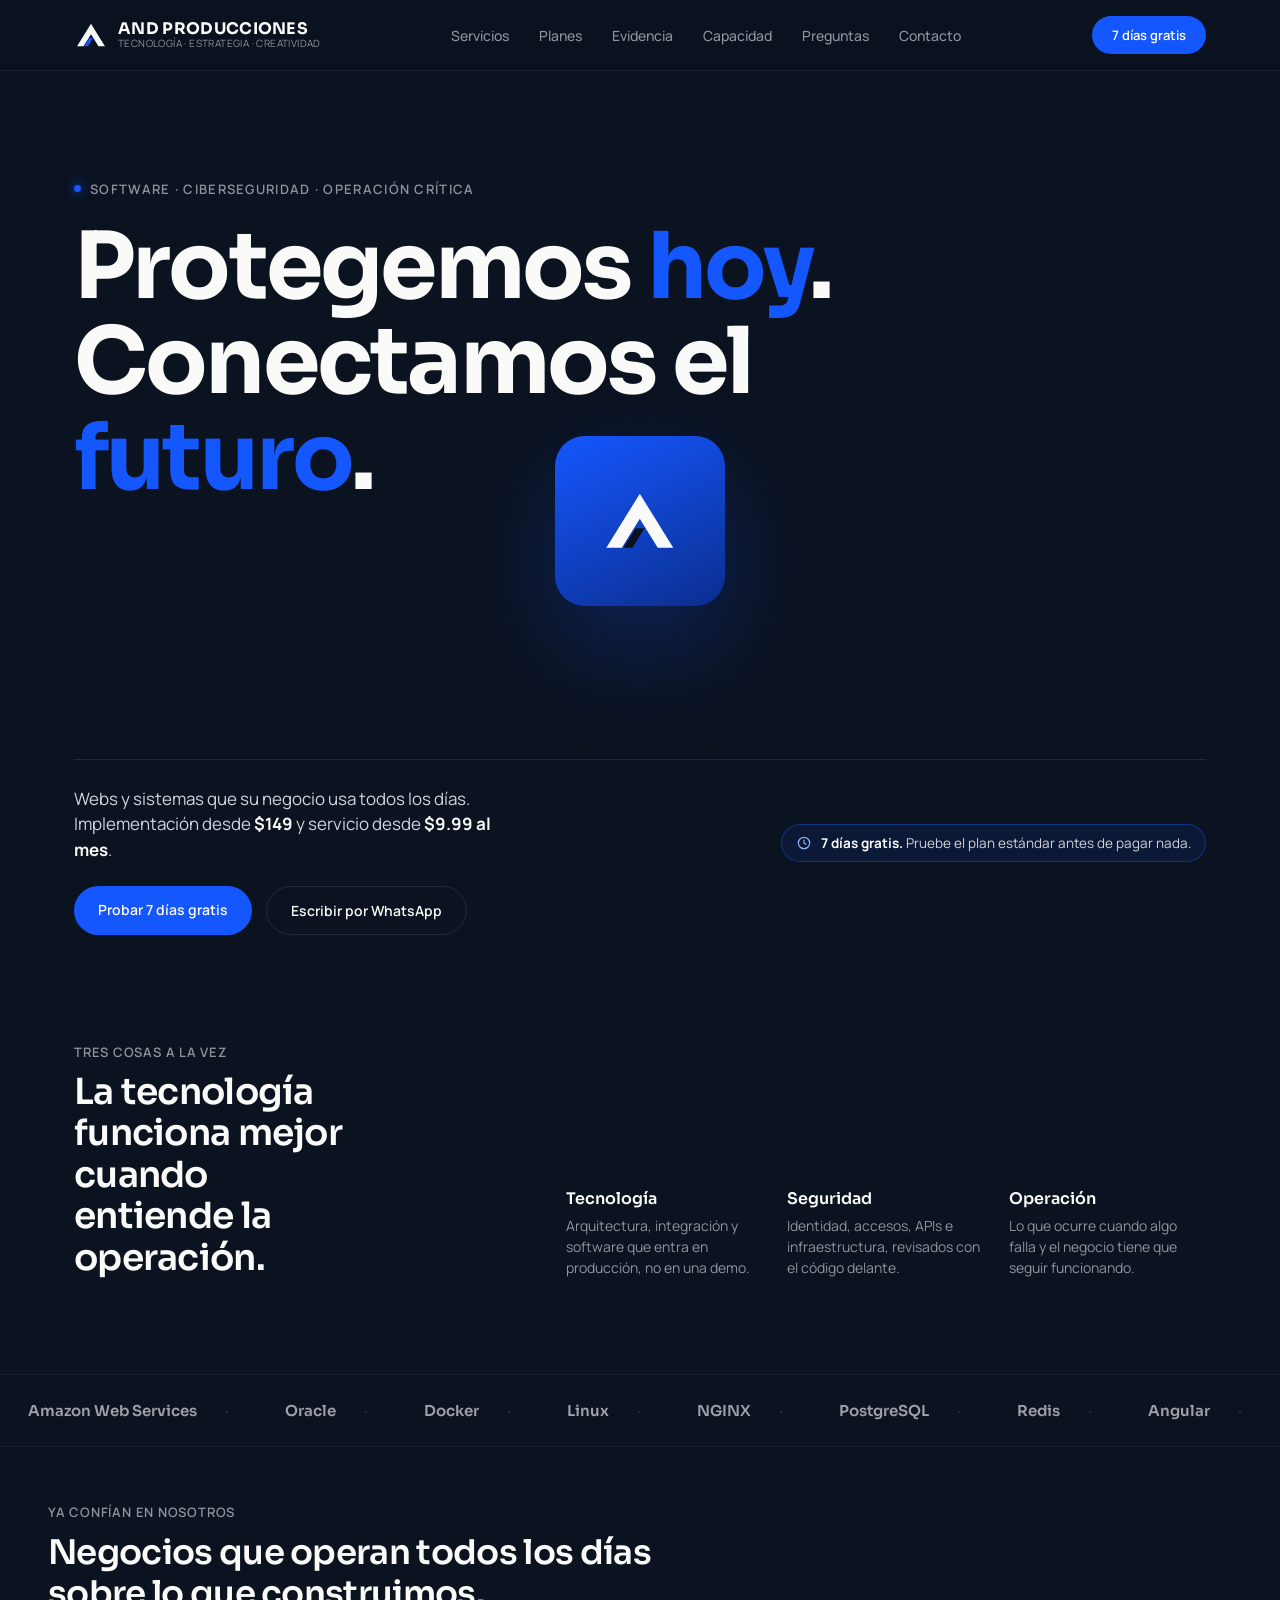
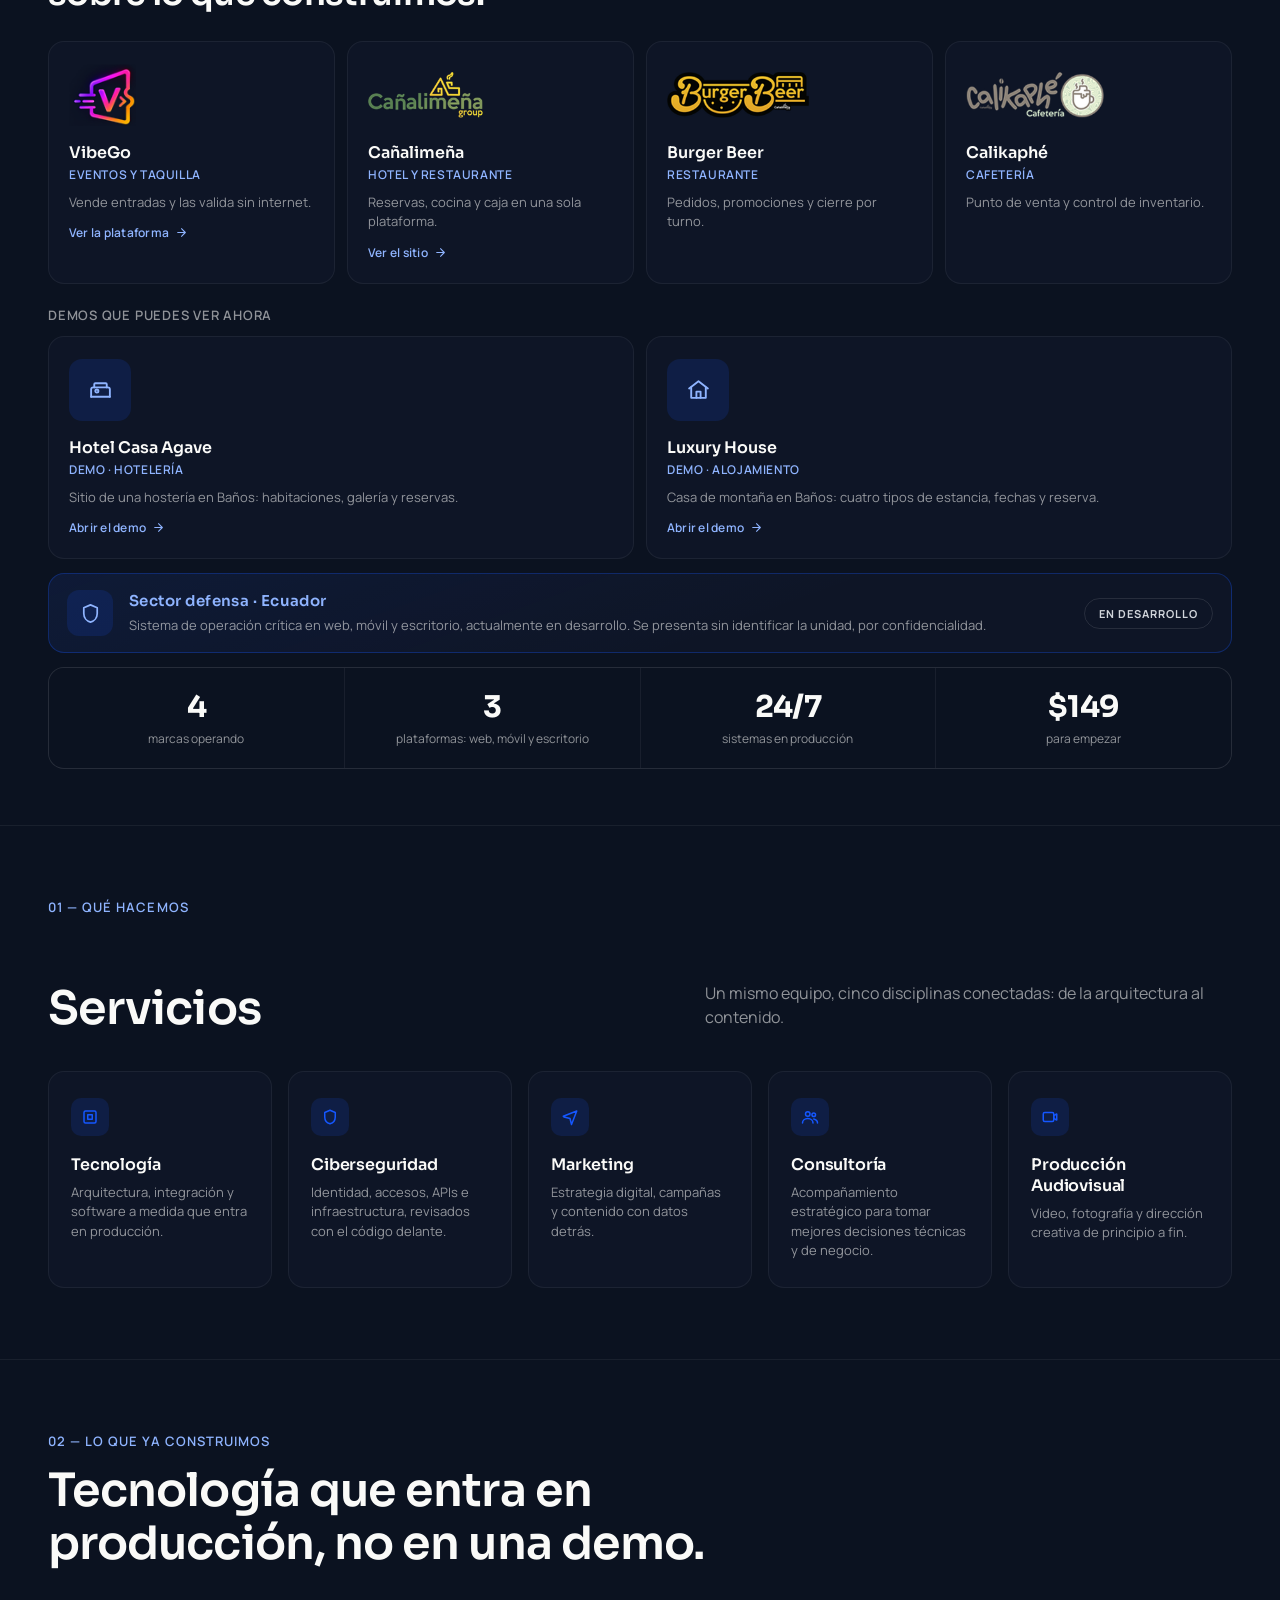
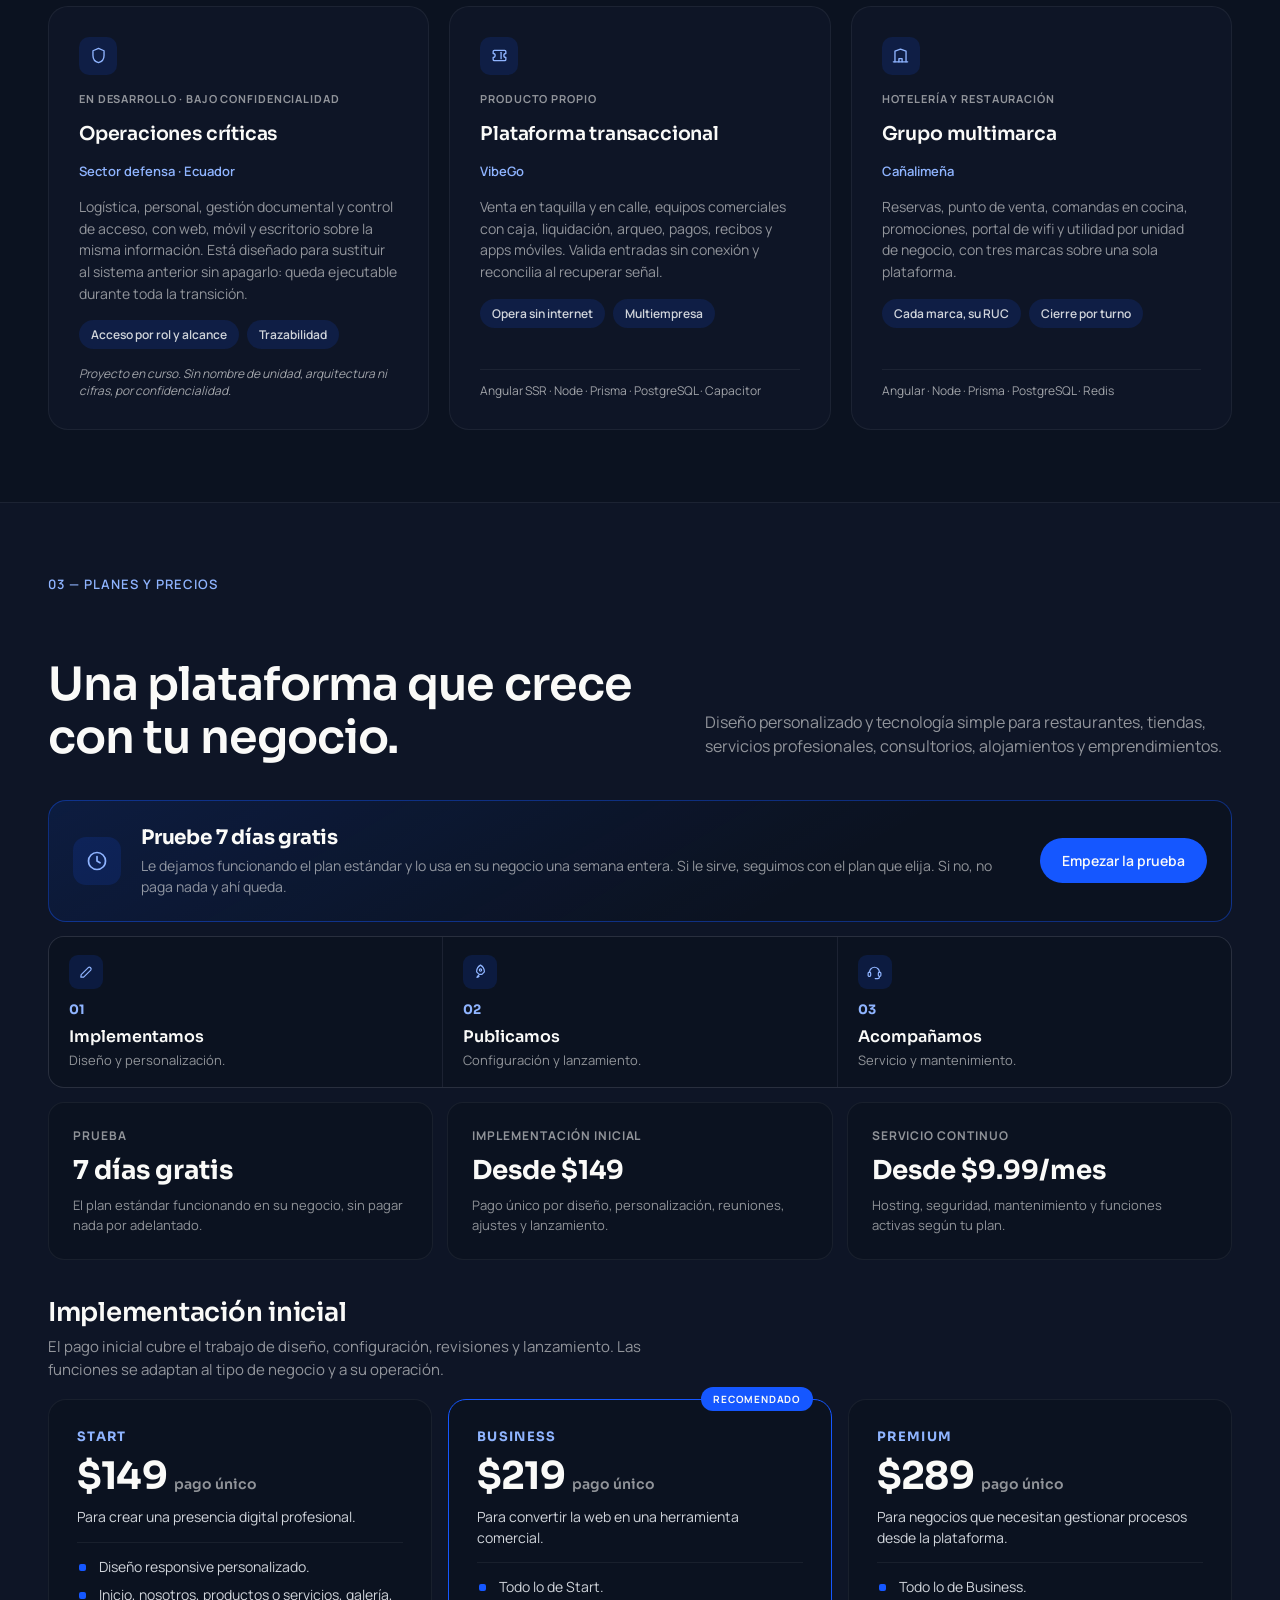
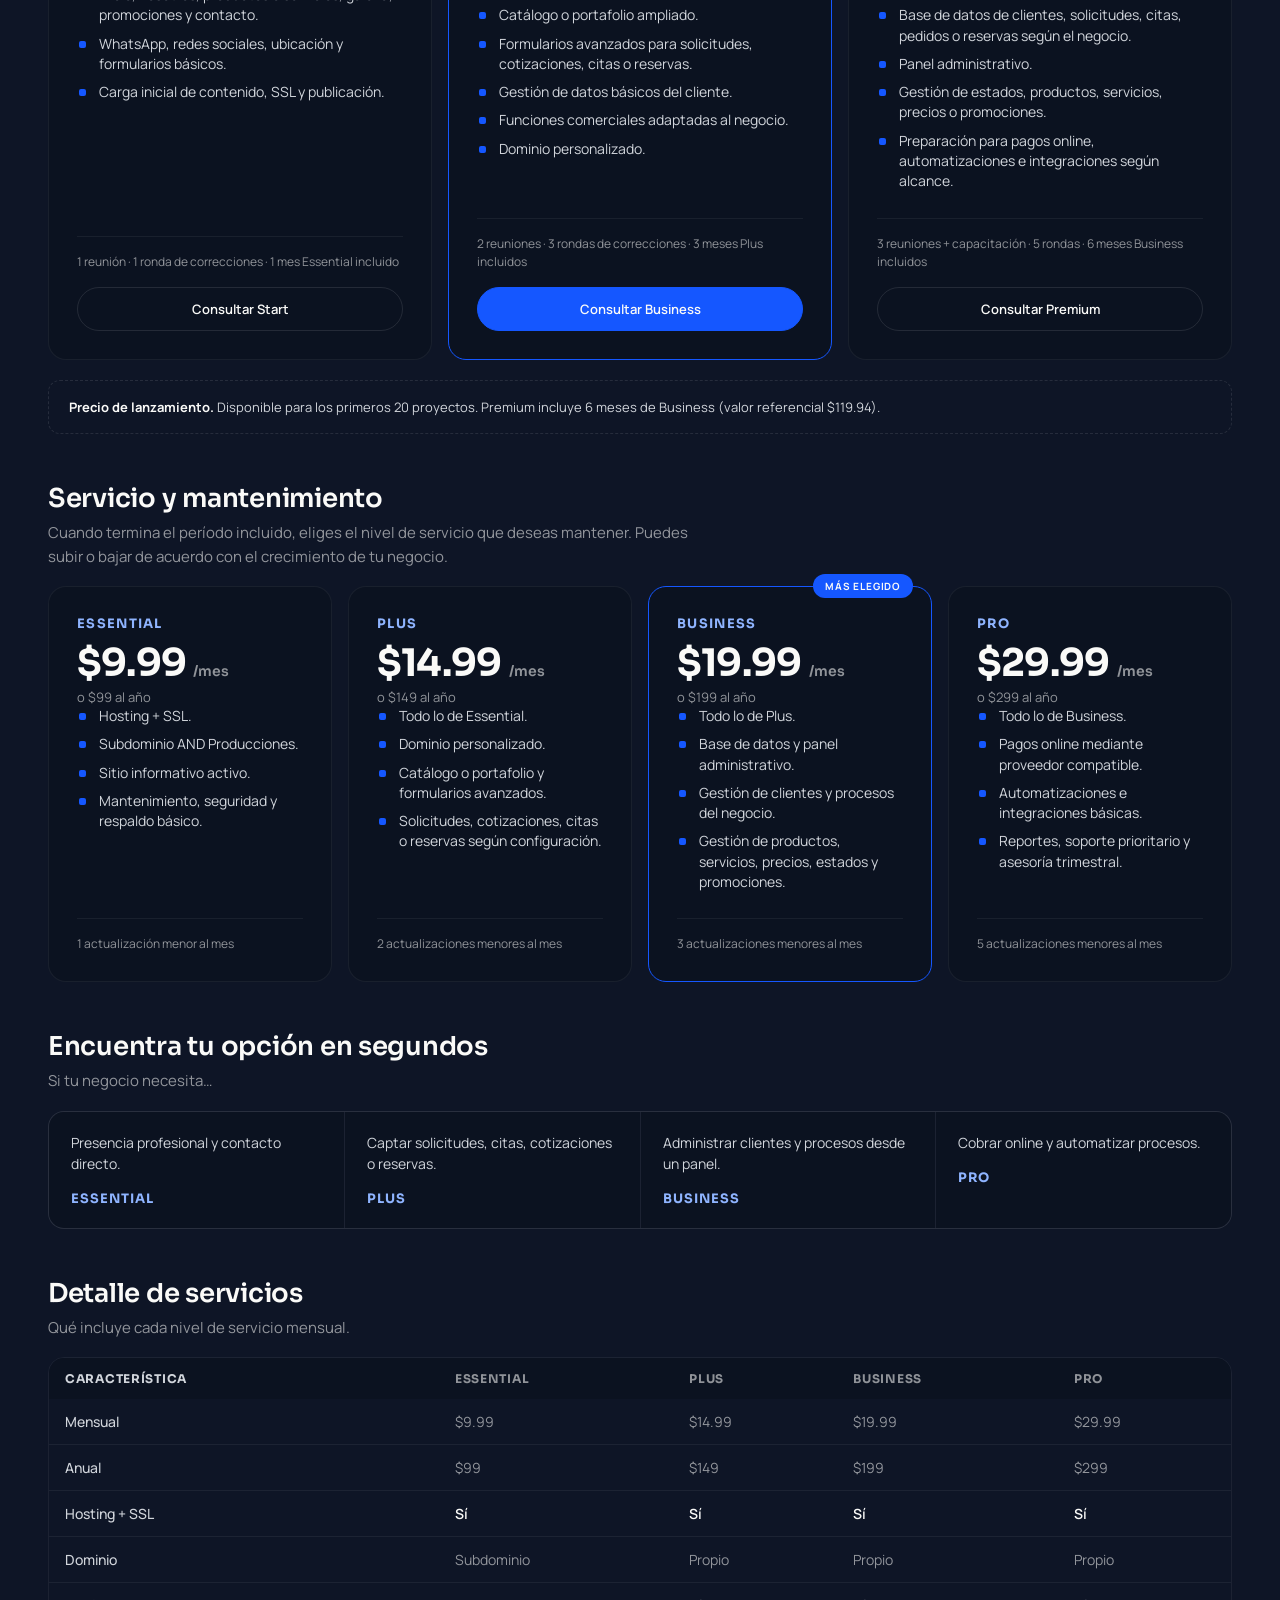
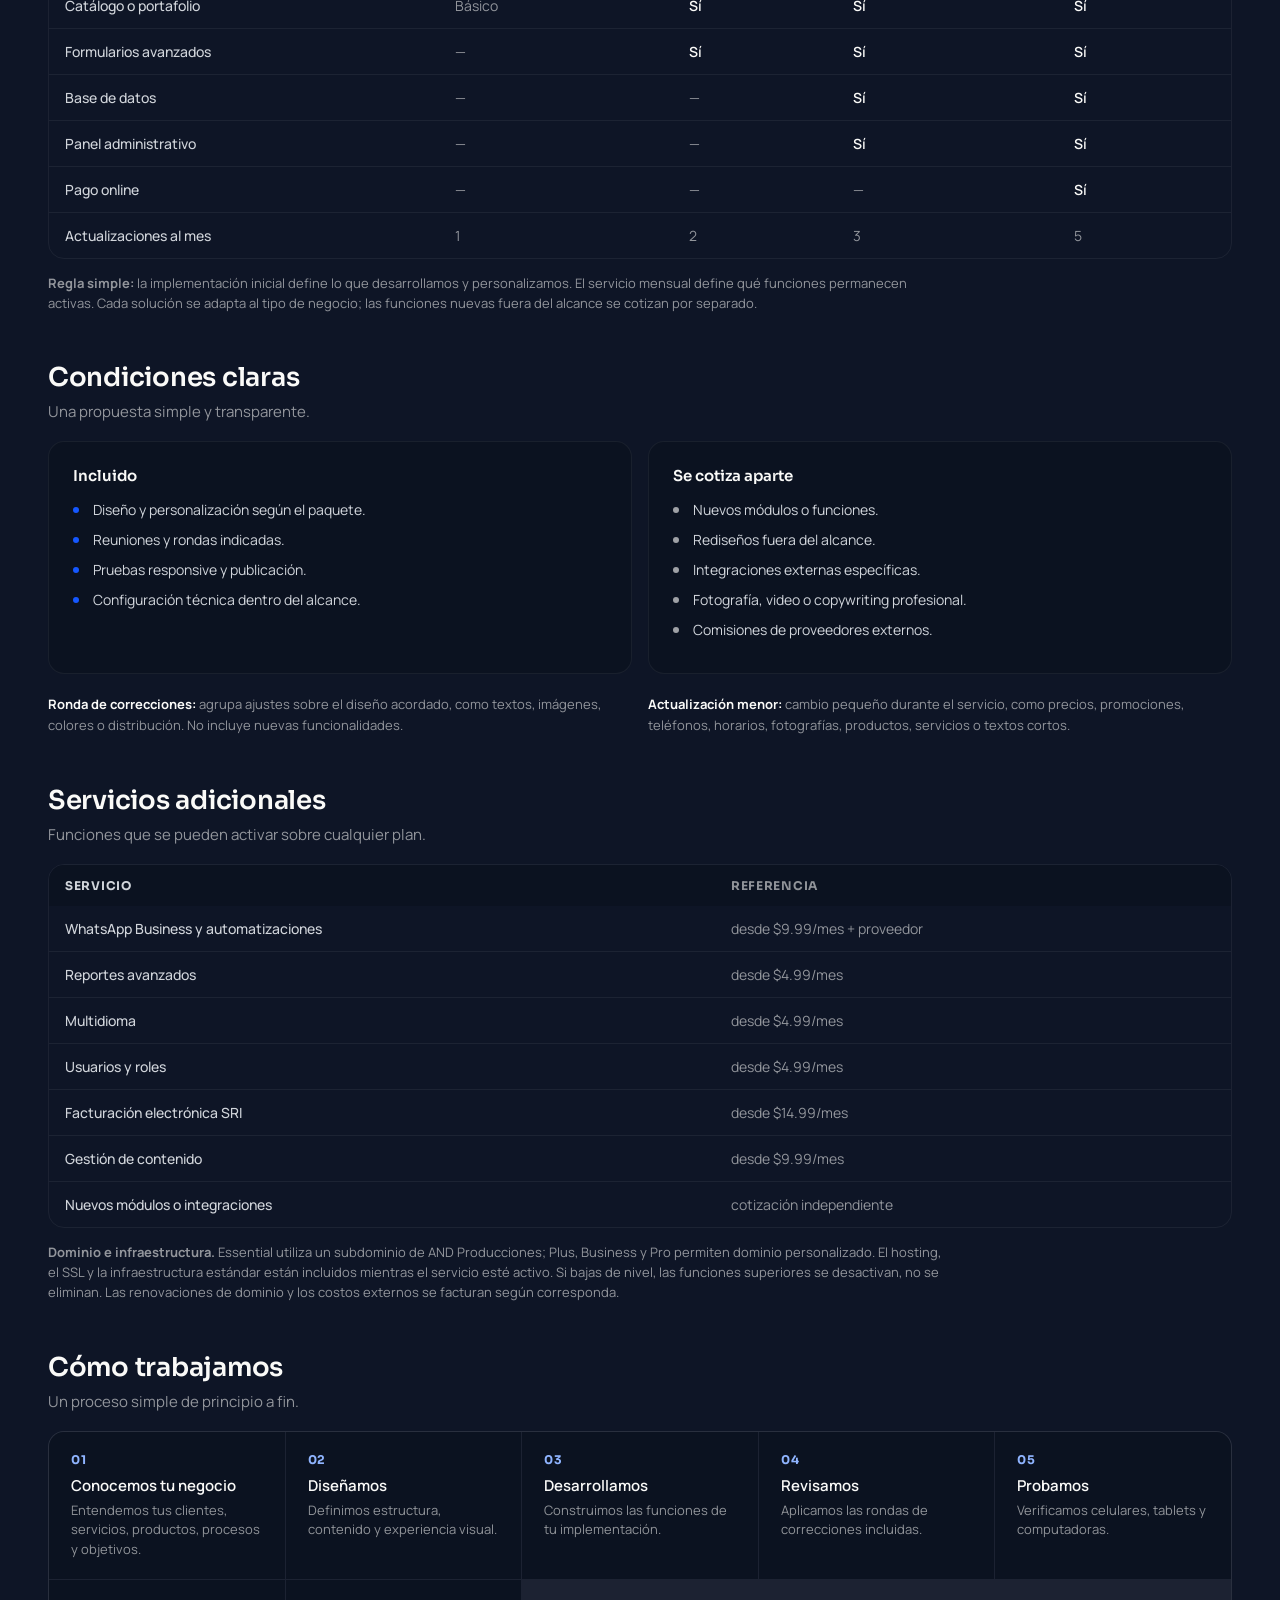
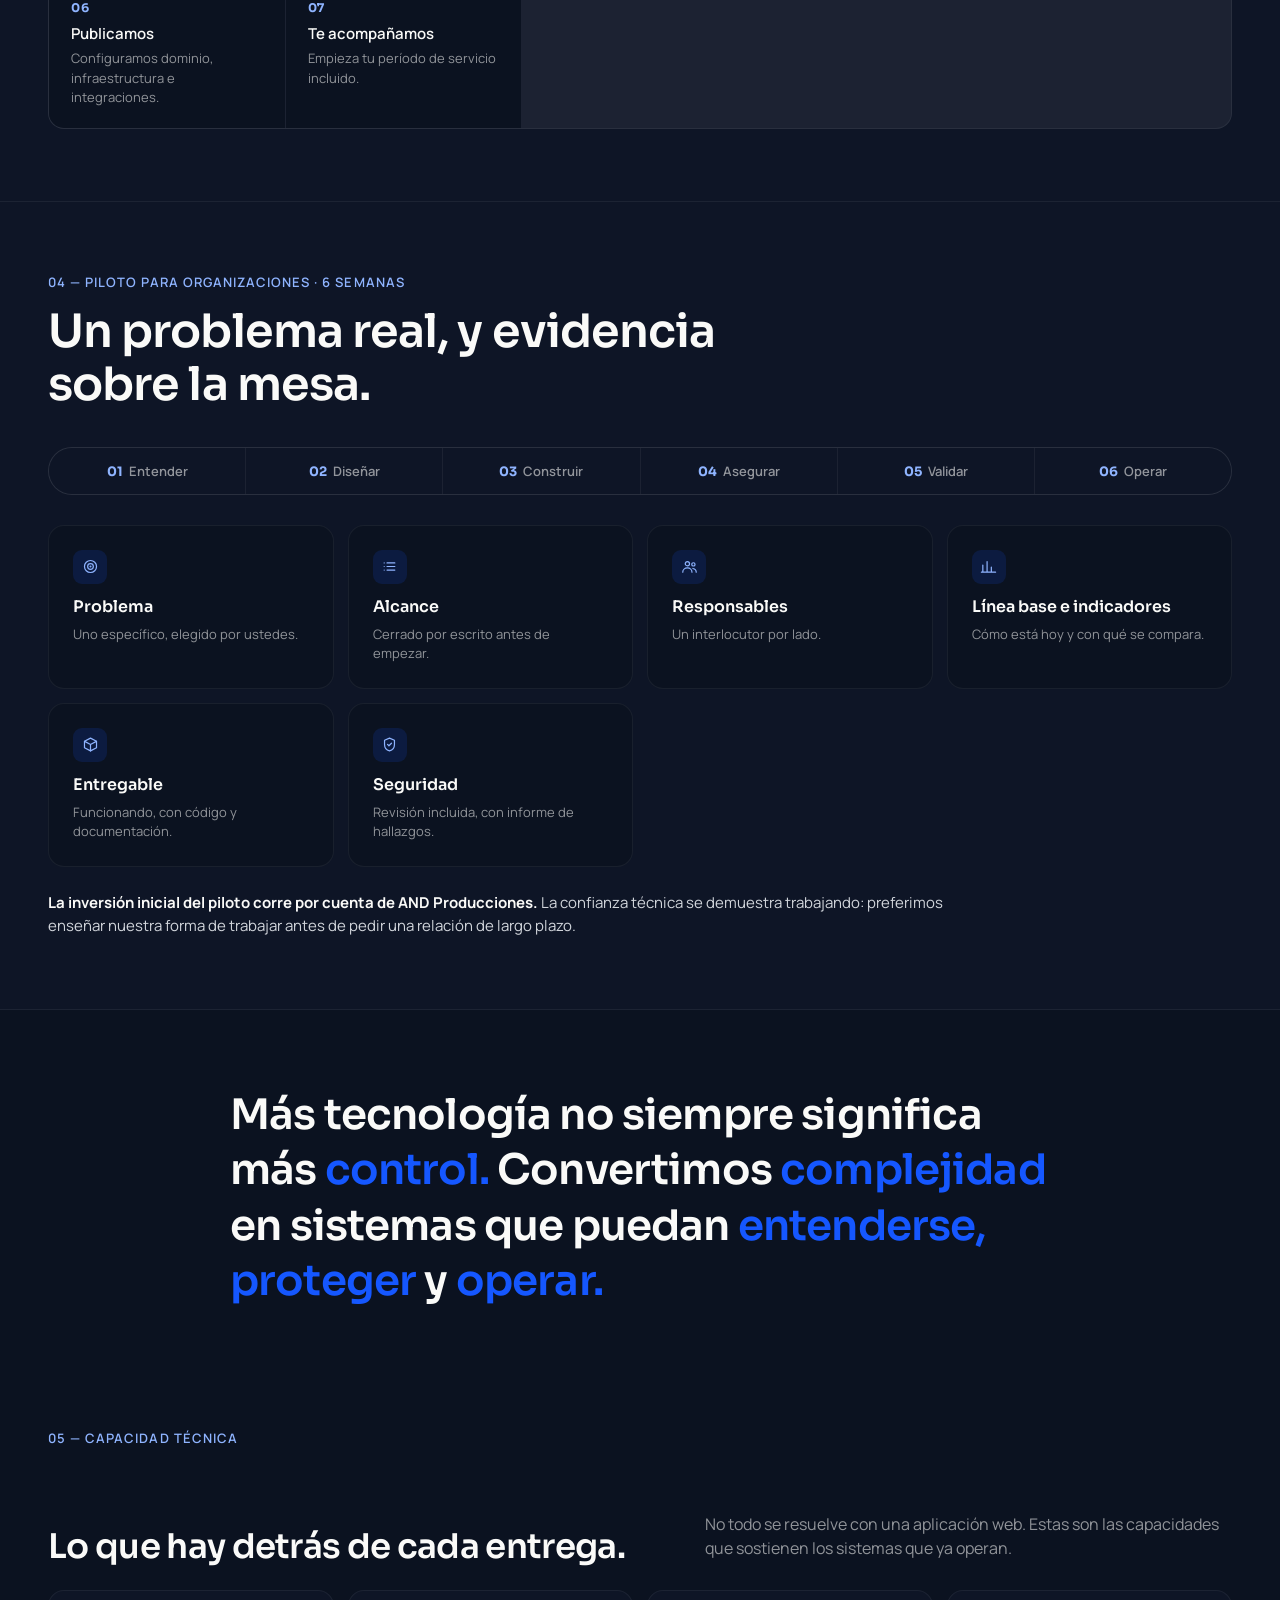
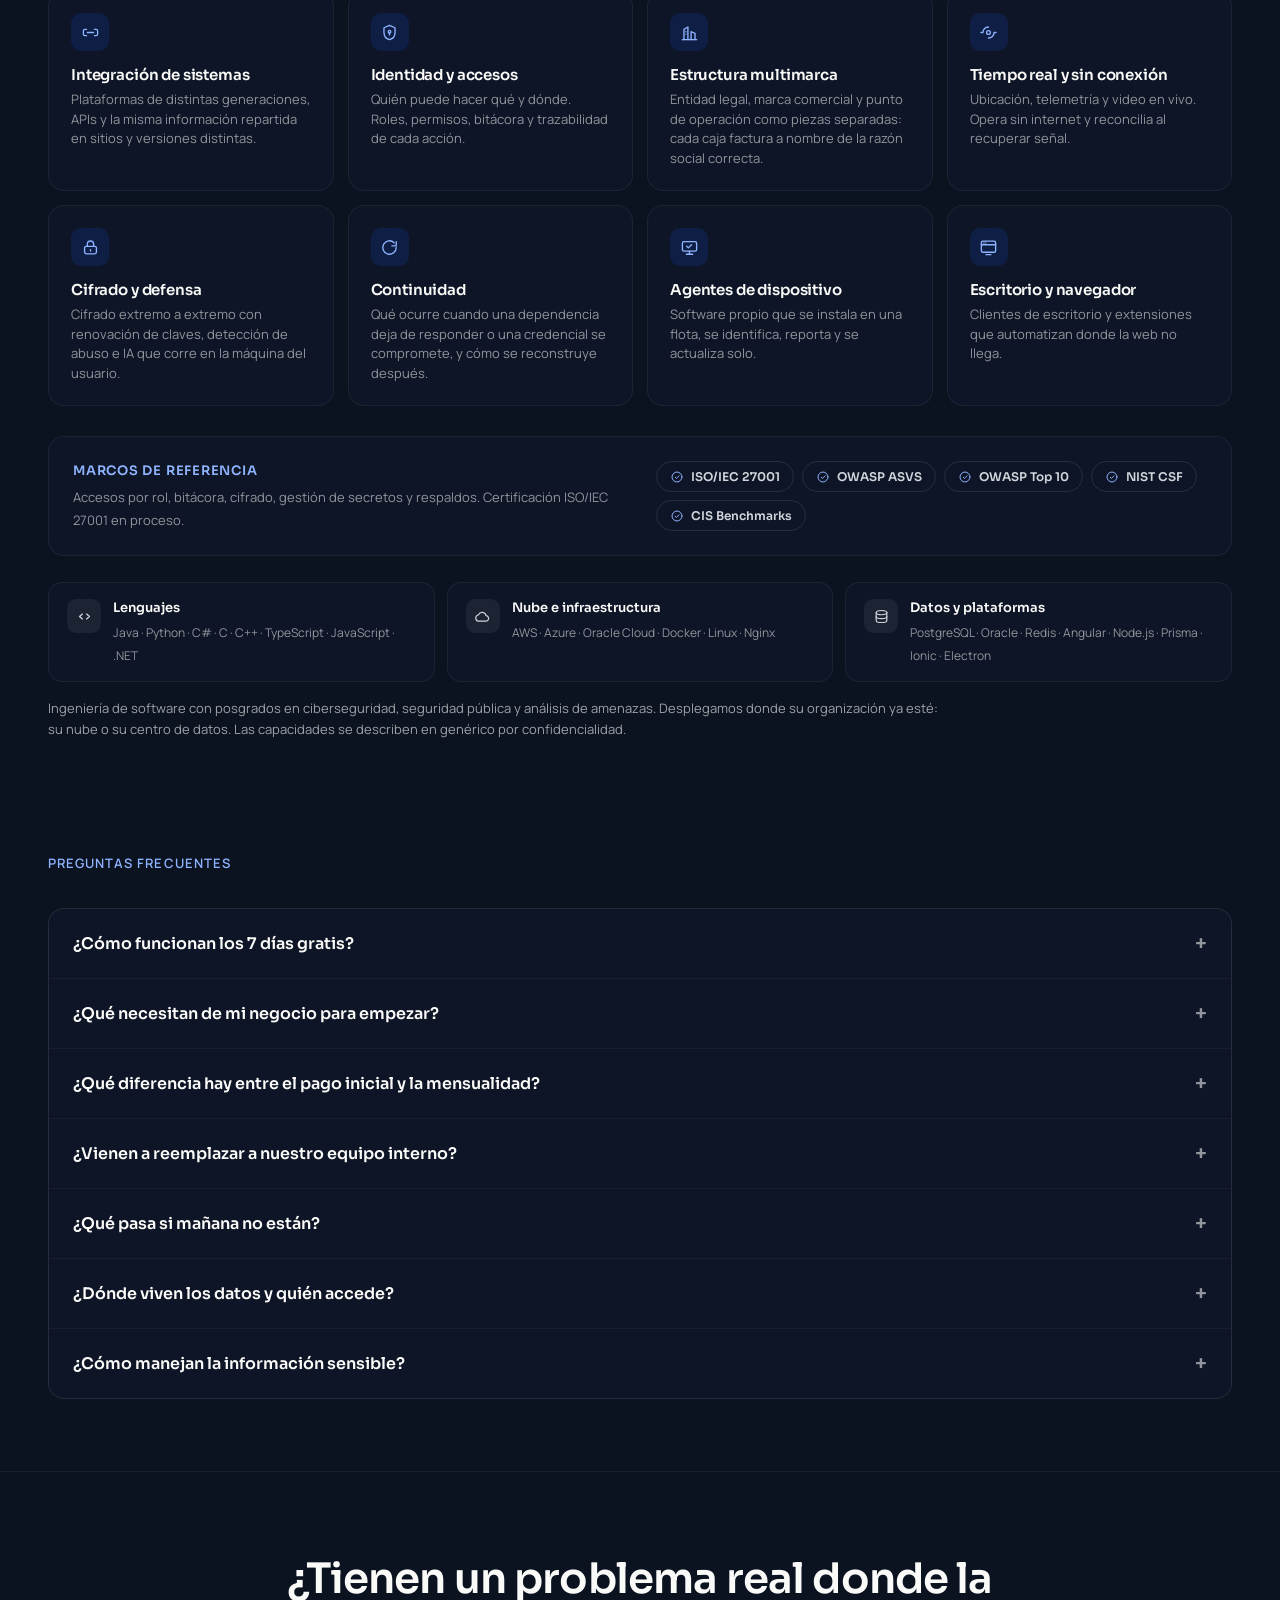
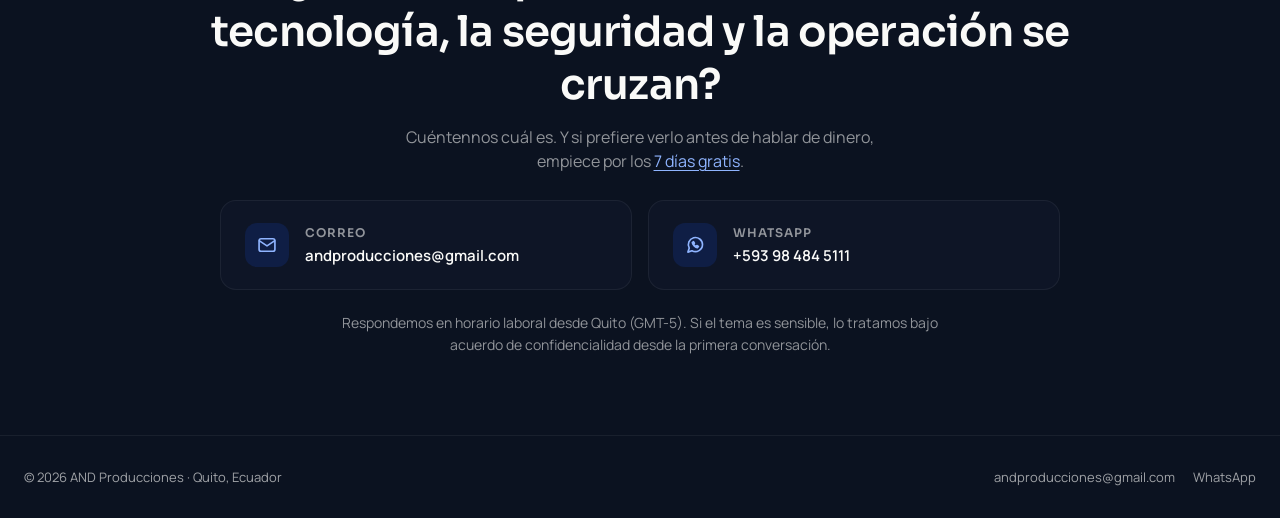
<file: index.html>
<!DOCTYPE html>
<html lang="es">
<head>
<meta charset="UTF-8">
<meta name="viewport" content="width=device-width, initial-scale=1, viewport-fit=cover">
<title>AND Producciones — Software, ciberseguridad y operación crítica</title>
<meta name="description" content="Pruebe 7 días gratis. Soluciones web para negocios desde $149, y software y ciberseguridad para organizaciones donde los sistemas son parte de la operación.">
<link rel="canonical" href="https://andproducciones.com/">
<meta name="theme-color" content="#0B1220">
<meta name="author" content="AND Producciones">

<!-- Iconos -->
<link rel="icon" href="/assets/favicon.ico" sizes="32x32">
<link rel="icon" href="/assets/favicon.svg" type="image/svg+xml">
<link rel="apple-touch-icon" href="/assets/apple-touch-icon.png">
<link rel="manifest" href="/site.webmanifest">

<!-- Open Graph / Twitter: sin esto el enlace se comparte sin imagen ni descripción -->
<meta property="og:type" content="website">
<meta property="og:url" content="https://andproducciones.com/">
<meta property="og:site_name" content="AND Producciones">
<meta property="og:locale" content="es_EC">
<meta property="og:title" content="AND Producciones — Software, ciberseguridad y operación crítica">
<meta property="og:description" content="Pruebe 7 días gratis. Soluciones web para negocios desde $149, con hosting, seguridad y mantenimiento incluidos.">
<meta property="og:image" content="https://andproducciones.com/assets/og-image.jpg">
<meta property="og:image:width" content="1200">
<meta property="og:image:height" content="630">
<meta property="og:image:alt" content="AND Producciones — Protegemos hoy. Conectamos el futuro.">
<meta name="twitter:card" content="summary_large_image">
<meta name="twitter:title" content="AND Producciones — Software, ciberseguridad y operación crítica">
<meta name="twitter:description" content="Pruebe 7 días gratis. Soluciones web para negocios desde $149, con hosting, seguridad y mantenimiento incluidos.">
<meta name="twitter:image" content="https://andproducciones.com/assets/og-image.jpg">
<!-- Tipografía servida desde nuestro propio dominio: sin peticiones a terceros. -->
<link rel="preload" href="/fonts/manrope-400-latin.woff2" as="font" type="font/woff2" crossorigin>
<link rel="preload" href="/fonts/sora-700-latin.woff2" as="font" type="font/woff2" crossorigin>
<link rel="stylesheet" href="/fonts/fonts.css">
<style>
  :root{
    --midnight:#0B1220;
    --midnight-2:#0E1526;
    --cobalto:#1557FF;
    --cobalto-soft:rgba(21,87,255,.14);
    --grafito:#1F2937;
    --plata:#D1D5DB;
    --blanco:#FAFAF8;
    --line:rgba(250,250,248,.1);
    --line-2:rgba(250,250,248,.06);
    --muted:rgba(250,250,248,.56);
    /* .36 daba 3.22:1 sobre --midnight: por debajo del 4.5:1 que pide WCAG AA
       para texto normal. A .62 queda en 7.1:1 y sigue leyéndose como secundario. */
    --muted-2:rgba(250,250,248,.62);
    /* El cobalto de marca sobre fondo oscuro da 3.42:1 — vale para superficies y
       titulares grandes, pero no para los rótulos de 11-13px donde se usaba como
       color de texto. Este azul claro da 8.6:1 y mantiene la misma familia. */
    --cobalto-txt:#8FB4FF;
  }
  *{box-sizing:border-box;margin:0;padding:0;}
  html{scroll-behavior:smooth;overflow-x:clip;}
  body{
    font-family:'Manrope',sans-serif;
    background:var(--midnight);
    color:var(--blanco);
    overflow-x:hidden;
    -webkit-font-smoothing:antialiased;
  }
  h1,h2,h3,.display{font-family:'Sora',sans-serif;}
  a{color:inherit;text-decoration:none;}
  ul{list-style:none;}
  .container{max-width:1280px;margin:0 auto;padding:0 clamp(18px,5vw,24px);}
  ::selection{background:var(--cobalto);color:var(--blanco);}
  :focus-visible{outline:2px solid var(--cobalto);outline-offset:3px;}
  @media (prefers-reduced-motion: reduce){ *{transition:none !important; animation:none !important;} }

  /* ---------- reveal on scroll ---------- */
  .reveal{opacity:0;transform:translateY(18px);transition:opacity .7s ease, transform .7s ease;}
  .reveal.in{opacity:1;transform:translateY(0);}

  /* ---------- NAV ---------- */
  header{
    position:sticky;top:0;z-index:100;
    background:rgba(11,18,32,.78);
    backdrop-filter:blur(12px);
    border-bottom:1px solid var(--line-2);
  }
  nav{display:flex;align-items:center;justify-content:space-between;padding:16px 24px;max-width:1180px;margin:0 auto;}
  .logo-wrap{display:flex;align-items:center;gap:10px;}
  .logo-mark{width:34px;height:34px;display:flex;align-items:center;justify-content:center;flex-shrink:0;}
  .logo-mark svg{width:100%;height:100%;}
  .logo-text{display:flex;flex-direction:column;line-height:1.05;}
  .logo-text b{font-family:'Sora',sans-serif;font-weight:700;font-size:16px;letter-spacing:.02em;}
  .logo-text span{font-size:10px;color:var(--muted);letter-spacing:.04em;}
  .nav-links{display:flex;gap:30px;font-size:14px;font-weight:500;}
  .nav-links a{color:var(--muted);transition:color .2s;}
  .nav-links a:hover{color:var(--blanco);}
  .nav-cta{background:var(--cobalto);color:var(--blanco);padding:10px 20px;border-radius:100px;font-size:13px;font-weight:600;transition:background .2s, transform .2s;white-space:nowrap;}
  .nav-cta:hover{background:#3a6bff;transform:translateY(-1px);}
  /* Menú móvil: por debajo de 880px los enlaces se plegaban y no quedaba
     navegación alguna. El botón sale solo en ese rango y el panel se despliega
     bajo la cabecera. Sin JS el botón no aparece (lo revela el propio script). */
  @media (max-width:390px){
    .logo-text span{display:none;}
    nav{padding:14px 18px;}
  }
  /* A ancho completo se tocan mejor y no se parten a mitad de palabra. */
  @media (max-width:480px){
    .hero-ctas,.final-ctas{width:100%;}
    .hero-ctas a,.final-ctas a{flex:1 1 100%;text-align:center;white-space:normal;}
  }

  .nav-toggle{display:none;background:none;border:1px solid var(--line);border-radius:10px;width:42px;height:42px;cursor:pointer;padding:0;align-items:center;justify-content:center;flex-shrink:0;}
  .nav-toggle:hover{border-color:var(--cobalto);}
  .nav-toggle span{display:block;position:relative;width:18px;height:2px;background:var(--blanco);border-radius:2px;transition:background .2s;}
  .nav-toggle span::before,.nav-toggle span::after{content:"";position:absolute;left:0;width:18px;height:2px;background:var(--blanco);border-radius:2px;transition:transform .25s;}
  .nav-toggle span::before{top:-6px;}
  .nav-toggle span::after{top:6px;}
  .nav-toggle[aria-expanded="true"] span{background:transparent;}
  .nav-toggle[aria-expanded="true"] span::before{transform:translateY(6px) rotate(45deg);}
  .nav-toggle[aria-expanded="true"] span::after{transform:translateY(-6px) rotate(-45deg);}

  .nav-panel{display:none;}

  @media (max-width:880px){
    .nav-links{display:none;}
    .nav-toggle.ready{display:flex;}
    nav .nav-cta{display:none;}
    .nav-panel{display:block;max-height:0;overflow:hidden;transition:max-height .3s ease;border-top:1px solid var(--line-2);}
    .nav-panel[data-open="true"]{max-height:min(420px, calc(100dvh - 72px));overflow-y:auto;overscroll-behavior:contain;}
    .nav-panel ul{padding:8px 24px 20px;}
    .nav-panel a{display:block;padding:14px 0;font-size:16px;font-weight:600;color:var(--plata);border-bottom:1px solid var(--line-2);}
    .nav-panel a:hover{color:var(--blanco);}
    .nav-panel .panel-cta{display:block;margin-top:18px;background:var(--cobalto);color:var(--blanco);text-align:center;padding:14px;border-radius:100px;border-bottom:none;}
  }

  /* ---------- HERO + TRES COSAS (sticky mark) ---------- */
  /* dvh sigue a la barra del navegador móvil; vh se queda fijo y el sticky salta.
     El vh va primero como respaldo para navegadores sin dvh. */
  /* Sin altura fija en el contenedor: la suman sus dos mitades. Cuando el
     contenido de una no cabe (móvil bajo, apaisado), la sección crece en vez de
     desbordarse sobre la siguiente. El JS del sticky mide offsetHeight real,
     así que el efecto sigue calculándose bien. */
  /* La marca crece y gira dentro de esta sección: sin contención, su caja
     desbordaba la ventana y el navegador sacaba barra horizontal. clip recorta
     sin crear contenedor de scroll, así que el sticky de dentro sigue vivo
     (overflow:hidden sí lo habría roto). */
  .hero-wrap{position:relative;overflow-x:clip;}
  /* El margen negativo es lo que impide que la marca se coma una pantalla entera
     para ella sola: sticky sí ocupa sitio en el flujo, así que sin esto el
     visitante aterrizaba en un icono flotando sin título ni texto, y el titular
     quedaba una pantalla más abajo. Con el margen, marca y titular comparten
     pantalla desde el primer momento. */
  .sticky-mark{position:sticky;top:0;height:100vh;height:100dvh;margin-bottom:-100vh;margin-bottom:-100dvh;display:flex;align-items:center;justify-content:center;z-index:1;pointer-events:none;}
  .mark-badge{
    width:170px;height:170px;border-radius:30px;
    background:linear-gradient(155deg,var(--cobalto),#0b2e8f);
    display:flex;align-items:center;justify-content:center;
    box-shadow:0 40px 100px rgba(21,87,255,.25);
    will-change:transform,filter,border-radius;
  }
  .mark-badge svg{width:48%;height:48%;}

  .hero-inner{position:relative;z-index:2;}
  .hero-part{min-height:100vh;min-height:100dvh;padding:104px clamp(18px,5vw,24px) 36px;max-width:1180px;margin:0 auto;display:flex;flex-direction:column;justify-content:space-between;}
  .eyebrow{display:inline-flex;align-items:center;gap:9px;font-size:13px;font-weight:600;letter-spacing:.1em;text-transform:uppercase;color:var(--muted);margin-bottom:22px;}
  .eyebrow::before{content:"";width:7px;height:7px;border-radius:50%;background:var(--cobalto);display:inline-block;box-shadow:0 0 12px var(--cobalto);}
  h1.hero-title{font-weight:700;font-size:clamp(38px,7.2vw,92px);line-height:1.04;letter-spacing:-0.03em;max-width:960px;}
  h1.hero-title .accent{color:var(--cobalto);}
  .hero-sub{display:flex;justify-content:space-between;align-items:flex-end;gap:24px;padding-top:26px;border-top:1px solid var(--line);flex-wrap:wrap;}
  .hero-sub p{max-width:440px;font-size:17px;line-height:1.5;color:var(--plata);}
  .hero-sub p b{color:var(--blanco);font-weight:700;}
  .hero-ctas{display:flex;gap:14px;flex-wrap:wrap;}
  .btn-primary{background:var(--cobalto);color:var(--blanco);padding:14px 24px;border-radius:100px;font-weight:600;font-size:14px;transition:background .2s,transform .2s;white-space:nowrap;}
  .btn-primary:hover{background:#3a6bff;transform:translateY(-2px);}
  .btn-ghost{border:1px solid var(--line);color:var(--blanco);padding:14px 24px;border-radius:100px;font-weight:600;font-size:14px;transition:border-color .2s, background .2s;white-space:nowrap;}
  .btn-ghost:hover{border-color:var(--cobalto);background:var(--cobalto-soft);}

  .bio-part{min-height:auto;padding:clamp(40px,7vw,72px) clamp(18px,5vw,24px) clamp(56px,9vw,96px);max-width:1180px;margin:0 auto;display:flex;align-items:flex-end;justify-content:space-between;gap:50px;flex-wrap:wrap;}
  .bio-left{flex:1 1 260px;max-width:300px;}
  .bio-left .kicker{font-size:13px;color:var(--muted);letter-spacing:.06em;text-transform:uppercase;font-weight:600;margin-bottom:10px;}
  .bio-left h2{font-size:clamp(26px,3.4vw,36px);font-weight:600;letter-spacing:-0.02em;line-height:1.15;}
  /* auto-fit en vez de 3 columnas fijas: pasa a 2 y a 1 por sí solo, sin
     depender de un breakpoint que se quedaba corto. */
  .bio-right{display:grid;grid-template-columns:repeat(auto-fit,minmax(min(165px,100%),1fr));gap:24px;max-width:640px;flex:1 1 380px;}
  .bio-item b{display:block;font-family:'Sora',sans-serif;font-size:16px;font-weight:600;margin-bottom:6px;}
  .bio-item p{font-size:14px;line-height:1.5;color:var(--muted);}
  @media (max-width:760px){
    .bio-part{flex-direction:column;align-items:flex-start;justify-content:center;gap:28px;}
    /* En columna el eje principal es vertical: sin esto .bio-right mantiene su
       ancho intrínseco (hasta 640px) y se sale por la derecha. */
    .bio-right{align-self:stretch;max-width:none;}
    .mark-badge{width:110px;height:110px;border-radius:22px;}
  }

  /* Apaisado bajo (móvil girado): 100dvh son ~370px y el hero no cabe ni de
     lejos. Aquí se deja crecer y se recortan los aires. */
  @media (orientation:landscape) and (max-height:620px){
    .hero-part,.bio-part{min-height:auto;}
    .hero-part{padding-top:76px;padding-bottom:28px;}
    .bio-part{padding-top:36px;padding-bottom:64px;}
    .sticky-mark{height:100dvh;margin-bottom:-100dvh;}
    .mark-badge{width:104px;height:104px;border-radius:20px;}
    /* En apaisado sobra alto: se recorta el titular y los aires del bloque
       inferior para que los botones entren en la primera pantalla. */
    h1.hero-title{font-size:clamp(27px,4.4vw,44px);}
    .eyebrow{margin-bottom:12px;font-size:12px;}
    .hero-sub{padding-top:16px;gap:14px;}
    .hero-sub p{font-size:15px;max-width:380px;}
  }

  /* ---------- MARQUEE ---------- */
  .marquee-section{padding:26px 0;border-top:1px solid var(--line-2);border-bottom:1px solid var(--line-2);overflow:hidden;}
  .marquee-track{display:flex;width:max-content;animation:scroll-x 34s linear infinite;}
  .marquee-track span{display:inline-flex;align-items:center;font-family:'Sora',sans-serif;font-size:15px;font-weight:600;color:var(--muted-2);padding:0 28px;white-space:nowrap;}
  .marquee-track span::after{content:"·";margin-left:28px;color:var(--line);}
  @keyframes scroll-x{ from{transform:translateX(0);} to{transform:translateX(-50%);} }


  /* Prueba social: lo primero que tiene que convencer, así que va arriba y se
     lee de un vistazo, sin párrafos. */
  .clientes-section{padding:clamp(36px,5vw,56px) clamp(18px,5vw,24px);border-bottom:1px solid var(--line-2);}
  .clientes-section .clients-label{margin-bottom:12px;}
  .clientes-titulo{font-size:clamp(23px,3.2vw,34px);font-weight:600;letter-spacing:-0.02em;line-height:1.2;max-width:640px;margin-bottom:clamp(18px,2.6vw,26px);}
  .clientes-grid{display:grid;grid-template-columns:repeat(auto-fit,minmax(min(196px,100%),1fr));gap:12px;margin-bottom:14px;}
  .cliente{background:var(--midnight-2);border:1px solid var(--line-2);border-radius:16px;padding:22px 20px;transition:border-color .25s,transform .25s;}
  .cliente:hover{border-color:var(--cobalto);transform:translateY(-3px);}
  /* Caja de altura fija para que el texto de todas las tarjetas arranque a la
     misma altura. El tope de cada logo va aparte: igualar sólo por altura
     penaliza a las marcas compactas, que se ven diminutas al lado de las
     alargadas. Se compensa dando más alto a las primeras. */
  .cliente-marca{height:62px;display:flex;align-items:center;justify-content:flex-start;margin-bottom:16px;}
  .cliente-marca img{max-height:46px;max-width:100%;width:auto;height:auto;object-fit:contain;}
  .cliente-marca.compacto img{max-height:62px;}
  .cliente-marca.sin-logo{width:52px;border-radius:13px;background:var(--cobalto-soft);justify-content:center;}
  .cliente-marca.sin-logo svg{width:25px;height:25px;stroke:var(--cobalto-txt);}
  .cliente b{display:block;font-family:'Sora',sans-serif;font-size:16px;font-weight:600;margin-bottom:3px;}
  .cliente span{display:block;font-size:12px;font-weight:600;letter-spacing:.05em;text-transform:uppercase;color:var(--cobalto-txt);margin-bottom:10px;}
  .cliente p{font-size:13px;color:var(--muted);line-height:1.5;}
  .cliente.confidencial{border-color:rgba(21,87,255,.32);background:linear-gradient(160deg,rgba(21,87,255,.07),transparent 62%),var(--midnight-2);}
  .cliente.confidencial span{color:var(--cobalto-txt);}
  /* Las marcas con sitio publicado son un <a>: la tarjeta entera entra al
     proyecto. Las que operan sobre sistemas internos siguen siendo un <div>,
     sin afordancia de clic que no lleve a ninguna parte. */
  a.cliente{display:block;color:inherit;text-decoration:none;}
  .cliente span.cliente-ver{display:flex;align-items:center;gap:6px;margin-top:12px;margin-bottom:0;
    font-size:12px;font-weight:600;letter-spacing:.02em;text-transform:none;color:var(--cobalto-txt);}
  .cliente-ver svg{width:13px;height:13px;stroke:currentColor;fill:none;stroke-width:2;
    stroke-linecap:round;stroke-linejoin:round;transition:transform .25s;}
  a.cliente:hover .cliente-ver svg{transform:translateX(3px);}
  /* Los demos son trabajo enseñable, no cliente en producción: van en su propia
     franja para que "ya confían en nosotros" siga diciendo la verdad. */
  .demos-label{font-size:13px;color:var(--muted);letter-spacing:.06em;text-transform:uppercase;
    font-weight:600;margin:22px 0 12px;}
  /* Dos tarjetas a lo ancho: heredan el auto-fit de .clientes-grid, así que
     ocupan media fila cada una y alinean sus bordes con los de arriba.
     Con auto-fill quedaban a 224px, más estrechas y descuadradas. */
  .demos-grid{margin-bottom:14px;}
  .demos-grid .cliente-marca.sin-logo{width:62px;}


  /* Franja aparte para lo que todavía no está entregado: mezclarlo con los
     clientes que ya operan haría que "ya confían en nosotros" dijese algo que
     no es cierto. */
  .en-desarrollo{display:flex;align-items:center;gap:16px;flex-wrap:wrap;background:linear-gradient(160deg,rgba(21,87,255,.08),transparent 60%),var(--midnight-2);border:1px solid rgba(21,87,255,.3);border-radius:16px;padding:16px 18px;margin-bottom:14px;}
  .ed-icono{width:46px;height:46px;border-radius:12px;background:var(--cobalto-soft);display:flex;align-items:center;justify-content:center;flex-shrink:0;}
  .ed-icono svg{width:23px;height:23px;stroke:var(--cobalto-txt);}
  .ed-texto{flex:1 1 300px;min-width:0;}
  .ed-texto b{display:block;font-family:'Sora',sans-serif;font-size:15px;font-weight:600;color:var(--cobalto-txt);letter-spacing:.03em;margin-bottom:5px;}
  .ed-texto p{font-size:13px;color:var(--muted);line-height:1.55;}
  .ed-estado{flex-shrink:0;font-size:11px;font-weight:700;letter-spacing:.09em;text-transform:uppercase;color:var(--plata);border:1px solid var(--line);border-radius:100px;padding:7px 14px;white-space:nowrap;}
  @media (max-width:620px){
    .en-desarrollo{gap:14px;padding:18px;}
    .ed-icono{width:40px;height:40px;border-radius:11px;}
    .ed-icono svg{width:20px;height:20px;}
    .ed-estado{order:-1;margin-left:auto;}
    .ed-texto{flex:1 1 100%;}
  }

  .clientes-cifras{display:grid;grid-template-columns:repeat(auto-fit,minmax(min(150px,100%),1fr));gap:1px;background:var(--line-2);border:1px solid var(--line-2);border-radius:16px;overflow:hidden;}
  .clientes-cifras div{background:var(--midnight);padding:20px 18px;text-align:center;}
  .clientes-cifras b{display:block;font-family:'Sora',sans-serif;font-size:clamp(24px,3.4vw,30px);font-weight:700;letter-spacing:-0.02em;margin-bottom:5px;}
  .clientes-cifras span{font-size:12px;color:var(--muted);line-height:1.4;display:block;}
  .clients-label{font-size:13px;color:var(--muted);letter-spacing:.06em;text-transform:uppercase;font-weight:600;margin-bottom:28px;}

  /* ---------- SECTION GENERIC ---------- */
  .section{padding:clamp(40px,5.6vw,72px) clamp(18px,5vw,24px);}
  /* El bloque institucional del final es de lectura opcional: se le da la mitad
     de aire que a las secciones comerciales para no alargar la página. */
  .section.compacta{padding:clamp(26px,3.4vw,44px) clamp(18px,5vw,24px);}
  .compacta .section-head{margin-bottom:clamp(16px,2.2vw,24px);}
  .compacta .section-head h2{font-size:clamp(24px,2.9vw,34px);}
  .compacta .reto-card,.compacta .disc-card{padding:clamp(18px,2.6vw,24px);}
  .compacta .cap-card,.compacta .mitad-card{padding:clamp(18px,2.8vw,26px);}
  .section-head{max-width:720px;margin-bottom:clamp(22px,3.2vw,36px);}
  .section-num{font-size:13px;font-weight:600;color:var(--cobalto-txt);letter-spacing:.08em;text-transform:uppercase;margin-bottom:14px;}
  .section-head h2{font-size:clamp(30px,4vw,46px);font-weight:600;letter-spacing:-0.02em;line-height:1.15;}
  .section-head p{margin-top:12px;font-size:16px;color:var(--muted);line-height:1.5;max-width:560px;}
  @media (min-width:1040px){
    .section-head:has(p){display:grid;grid-template-columns:1.15fr 1fr;gap:clamp(32px,4vw,64px);align-items:end;max-width:none;}
    .section-head:has(p) .section-num{grid-column:1 / -1;}
    .section-head:has(p) p{margin-top:0;padding-bottom:6px;}
  }

  /* Servicios */
  .services-grid{display:grid;grid-template-columns:repeat(auto-fit,minmax(min(190px,100%),1fr));gap:16px;}
  .service-card{background:var(--midnight-2);border:1px solid var(--line-2);border-radius:16px;padding:clamp(22px,3vw,26px) clamp(18px,2.6vw,22px);transition:border-color .25s, transform .25s;}
  .service-card:hover{border-color:var(--cobalto);transform:translateY(-4px);}
  .service-icon{width:38px;height:38px;border-radius:10px;background:var(--cobalto-soft);display:flex;align-items:center;justify-content:center;margin-bottom:18px;}
  .service-icon svg{width:18px;height:18px;stroke:var(--cobalto);}
  .service-card h3{font-size:16px;font-weight:600;margin-bottom:8px;letter-spacing:-0.01em;}
  .service-card p{font-size:13px;color:var(--muted);line-height:1.5;}
  @media (max-width:420px){.services-grid{grid-template-columns:1fr;}}

  /* Retos grid */


  /* ---------- QUOTE SCRUB ---------- */
  /* Una frase no justifica una pantalla entera de scroll. Deja de ser sticky y
     pasa a bloque normal; el barrido de palabras se dispara al entrar en
     pantalla, así que el efecto se conserva sin el recorrido en vacío. */
  .quote-wrap{position:relative;}
  .quote-sticky{display:flex;align-items:center;justify-content:center;padding:clamp(44px,6vw,78px) clamp(18px,5vw,24px);}
  #quoteText{max-width:820px;font-family:'Sora',sans-serif;font-size:clamp(24px,3.8vw,42px);line-height:1.32;font-weight:600;letter-spacing:-0.02em;}
  #quoteText .word{color:var(--muted-2);transition:color .5s ease;}
  #quoteText .word.lit{color:var(--blanco);}
  #quoteText .word.accent-word{color:var(--cobalto) !important;}

  /* Dos mitades */
  @media (max-width:760px){.mitades-grid{grid-template-columns:1fr;}}

  /* Marcos de referencia */

  /* Arquitectura */
  @media (max-width:900px){.arch-layout{grid-template-columns:1fr;}}

  /* Casos */
  .case-grid{display:grid;grid-template-columns:repeat(auto-fit,minmax(min(290px,100%),1fr));gap:20px;}
  .case-card{background:var(--midnight-2);border:1px solid var(--line-2);border-radius:20px;padding:clamp(22px,3.4vw,30px);display:flex;flex-direction:column;gap:16px;transition:border-color .25s, transform .25s;}
  .case-card:hover{border-color:var(--cobalto);transform:translateY(-4px);}
  .case-tag{font-size:11px;font-weight:700;letter-spacing:.08em;text-transform:uppercase;color:var(--muted);}
  .case-card h3{font-size:19px;font-weight:600;letter-spacing:-0.01em;}
  .case-card .case-org{font-size:13px;color:var(--cobalto-txt);font-weight:600;}
  .case-card p{font-size:14px;color:var(--muted);line-height:1.55;}
  .case-chips{display:flex;flex-wrap:wrap;gap:8px;}
  .chip{font-size:12px;font-weight:600;padding:6px 12px;border-radius:100px;background:var(--cobalto-soft);color:var(--plata);}
  .case-stack{font-size:12px;color:var(--muted-2);margin-top:auto;padding-top:12px;border-top:1px solid var(--line-2);}
  .case-note{font-size:12px;color:var(--muted-2);font-style:italic;}


  /* Capacidades */


  /* Disciplinas */


  /* Continuidad */
  @media (max-width:900px){.cont-layout{grid-template-columns:1fr;gap:32px;}}

  /* Piloto */
  .piloto-section{background:var(--midnight-2);border-top:1px solid var(--line-2);border-bottom:1px solid var(--line-2);}
  .steps-row{display:grid;grid-template-columns:repeat(6,1fr);gap:1px;margin-bottom:clamp(20px,3vw,30px);background:var(--line-2);border:1px solid var(--line-2);border-radius:100px;overflow:hidden;}
  .step-pill{background:var(--midnight-2);text-align:center;padding:14px 10px;font-size:13px;font-weight:600;color:var(--muted);}
  .step-pill b{color:var(--cobalto-txt);font-family:'Sora',sans-serif;margin-right:6px;}
  .piloto-grid{display:grid;grid-template-columns:repeat(auto-fit,minmax(min(272px,100%),1fr));gap:14px;margin-bottom:24px;}
  .piloto-card{background:var(--midnight);border:1px solid var(--line-2);border-radius:16px;padding:clamp(20px,3vw,24px);}
  .piloto-card h3{font-size:16px;font-weight:600;margin-bottom:8px;}
  .piloto-card p{font-size:13px;color:var(--muted);line-height:1.5;}
  .piloto-note{max-width:900px;font-size:15px;color:var(--plata);line-height:1.55;}
  .piloto-note b{color:var(--blanco);}
  @media (max-width:860px){.steps-row{grid-template-columns:repeat(3,1fr);border-radius:16px;}}
  @media (max-width:440px){.steps-row{grid-template-columns:repeat(2,1fr);}}

  /* FAQ */
  .faq-list{display:flex;flex-direction:column;gap:1px;background:var(--line-2);border:1px solid var(--line-2);border-radius:16px;overflow:hidden;}
  details{background:var(--midnight-2);}
  summary{list-style:none;cursor:pointer;padding:22px 24px;font-family:'Sora',sans-serif;font-weight:600;font-size:16px;display:flex;justify-content:space-between;align-items:center;gap:16px;}
  summary::-webkit-details-marker{display:none;}
  summary::after{content:"+";font-size:20px;color:var(--muted);transition:transform .25s;}
  details[open] summary::after{transform:rotate(45deg);}
  details[open] summary{border-bottom:1px solid var(--line-2);}
  .faq-a{padding:4px 24px 22px;font-size:14px;color:var(--muted);line-height:1.6;max-width:700px;}

  /* Final CTA */
  .final-cta{padding:clamp(70px,10vw,120px) clamp(18px,5vw,24px);text-align:center;}
  .final-cta h2{font-size:clamp(30px,4.4vw,48px);font-weight:600;letter-spacing:-0.02em;margin-bottom:32px;max-width:680px;margin-left:auto;margin-right:auto;}
  .final-ctas{display:flex;gap:14px;justify-content:center;flex-wrap:wrap;}

  /* Salto al contenido: invisible hasta que recibe foco por teclado. */
  .skip-link{position:absolute;left:-9999px;top:0;z-index:200;background:var(--cobalto);color:var(--blanco);padding:12px 20px;border-radius:0 0 10px 0;font-weight:600;font-size:14px;}
  .skip-link:focus{left:0;}
  .sr-only{position:absolute;width:1px;height:1px;padding:0;margin:-1px;overflow:hidden;clip:rect(0,0,0,0);white-space:nowrap;border:0;}

  /* ---------- PLANES PARA NEGOCIOS ---------- */
  .planes-section{border-top:1px solid var(--line-2);background:var(--midnight-2);}
  .bloque-titulo{font-family:'Sora',sans-serif;font-size:clamp(21px,2.6vw,26px);font-weight:600;letter-spacing:-0.01em;margin-bottom:6px;}
  .bloque-sub{font-size:15px;color:var(--muted);line-height:1.55;max-width:640px;margin-bottom:18px;}
  .bloque-sep{margin-top:clamp(30px,4vw,48px);}

  /* Tres pasos + resumen de precios */
  .tres-pasos{display:grid;grid-template-columns:repeat(auto-fit,minmax(min(210px,100%),1fr));gap:1px;background:var(--line-2);border:1px solid var(--line-2);border-radius:16px;overflow:hidden;margin-bottom:14px;}
  .paso{background:var(--midnight);padding:18px 20px;}
  .paso b{font-family:'Sora',sans-serif;font-size:13px;color:var(--cobalto-txt);display:block;margin-bottom:8px;}
  .paso h3{font-size:16px;font-weight:600;margin-bottom:4px;}
  .paso p{font-size:13px;color:var(--muted);}

  .resumen-precios{display:grid;grid-template-columns:repeat(auto-fit,minmax(min(280px,100%),1fr));gap:14px;margin-bottom:clamp(24px,3.4vw,36px);}
  .resumen-card{background:var(--midnight);border:1px solid var(--line-2);border-radius:16px;padding:24px;}
  .resumen-card .et{font-size:12px;font-weight:700;letter-spacing:.08em;text-transform:uppercase;color:var(--muted);display:block;margin-bottom:10px;}
  .resumen-card .cifra{font-family:'Sora',sans-serif;font-size:26px;font-weight:700;display:block;margin-bottom:8px;}
  .resumen-card p{font-size:13px;color:var(--muted);line-height:1.55;}

  /* Tarjetas de plan */
  .planes-grid{display:grid;grid-template-columns:repeat(auto-fit,minmax(min(268px,100%),1fr));gap:16px;align-items:start;}
  .plan{position:relative;display:flex;flex-direction:column;background:var(--midnight);border:1px solid var(--line-2);border-radius:18px;padding:clamp(22px,3vw,28px);height:100%;}
  .plan.destacado{border-color:var(--cobalto);}
  .plan-badge{position:absolute;top:-1px;right:18px;transform:translateY(-50%);background:var(--cobalto);color:var(--blanco);font-size:10px;font-weight:700;letter-spacing:.08em;text-transform:uppercase;padding:5px 12px;border-radius:100px;white-space:nowrap;}
  .plan-nombre{font-family:'Sora',sans-serif;font-size:13px;font-weight:700;letter-spacing:.1em;text-transform:uppercase;color:var(--cobalto-txt);margin-bottom:12px;}
  .plan-precio{font-family:'Sora',sans-serif;font-size:clamp(30px,4vw,38px);font-weight:700;letter-spacing:-0.02em;line-height:1;}
  .plan-precio small{font-size:14px;font-weight:600;color:var(--muted);letter-spacing:0;}
  .plan-anual{font-size:13px;color:var(--muted);margin-top:6px;}
  .plan-para{font-size:14px;color:var(--plata);line-height:1.45;margin:12px 0 14px;padding-bottom:14px;border-bottom:1px solid var(--line-2);}
  .plan ul{margin-bottom:18px;}
  .plan ul li{position:relative;padding-left:22px;font-size:14px;color:var(--plata);line-height:1.45;margin-bottom:8px;}
  .plan ul li::before{content:"";position:absolute;left:2px;top:7px;width:7px;height:7px;border-radius:2px;background:var(--cobalto);}
  .plan-cierre{margin-top:auto;padding-top:16px;border-top:1px solid var(--line-2);font-size:12px;color:var(--muted);line-height:1.5;}
  .plan-cta{display:block;margin-top:16px;text-align:center;padding:12px;border-radius:100px;font-size:13px;font-weight:600;border:1px solid var(--line);transition:border-color .2s,background .2s;}
  .plan-cta:hover{border-color:var(--cobalto);background:var(--cobalto-soft);}
  .plan.destacado .plan-cta{background:var(--cobalto);border-color:var(--cobalto);}
  .plan.destacado .plan-cta:hover{background:#3a6bff;}

  .nota-lanzamiento{margin-top:20px;padding:16px 20px;border:1px dashed var(--line);border-radius:12px;font-size:13px;color:var(--plata);line-height:1.6;}
  .nota-lanzamiento b{color:var(--blanco);}

  /* Guía rápida de elección */
  .elige-grid{display:grid;grid-template-columns:repeat(auto-fit,minmax(min(250px,100%),1fr));gap:1px;background:var(--line-2);border:1px solid var(--line-2);border-radius:16px;overflow:hidden;}
  .elige-item{background:var(--midnight);padding:20px 22px;}
  .elige-item p{font-size:14px;color:var(--plata);line-height:1.5;margin-bottom:12px;}
  .elige-item b{font-family:'Sora',sans-serif;font-size:13px;font-weight:700;letter-spacing:.08em;text-transform:uppercase;color:var(--cobalto-txt);}

  /* Tabla comparativa: se desplaza en horizontal cuando no cabe */
  .tabla-wrap{overflow-x:auto;border:1px solid var(--line-2);border-radius:16px;-webkit-overflow-scrolling:touch;}
  .tabla-planes{border-collapse:collapse;width:100%;min-width:560px;font-size:14px;}
  .tabla-planes th,.tabla-planes td{padding:13px 16px;text-align:left;border-bottom:1px solid var(--line-2);white-space:nowrap;}
  .tabla-planes thead th{background:var(--midnight);font-family:'Sora',sans-serif;font-size:12px;font-weight:700;letter-spacing:.06em;text-transform:uppercase;color:var(--muted);position:sticky;top:0;}
  .tabla-planes thead th:first-child{color:var(--plata);}
  .tabla-planes tbody th{font-weight:500;color:var(--plata);white-space:normal;}
  .tabla-planes td{color:var(--muted);}
  .tabla-planes td.si{color:var(--blanco);font-weight:600;}
  .tabla-planes tr:last-child th,.tabla-planes tr:last-child td{border-bottom:none;}
  .tabla-planes tbody tr:hover td,.tabla-planes tbody tr:hover th{background:rgba(250,250,248,.02);}
  .tabla-nota{margin-top:14px;font-size:13px;color:var(--muted);line-height:1.55;max-width:900px;}
  .scroll-hint{display:none;margin-top:10px;font-size:12px;color:var(--muted-2);}
  @media (max-width:620px){.scroll-hint{display:block;}}

  /* Condiciones */
  .cond-grid{display:grid;grid-template-columns:repeat(auto-fit,minmax(min(280px,100%),1fr));gap:16px;margin-bottom:20px;}
  .cond-card{background:var(--midnight);border:1px solid var(--line-2);border-radius:16px;padding:24px;}
  .cond-card h4{font-family:'Sora',sans-serif;font-size:15px;font-weight:600;margin-bottom:14px;}
  .cond-card ul li{position:relative;padding-left:20px;font-size:14px;color:var(--plata);line-height:1.5;margin-bottom:9px;}
  .cond-card ul li::before{content:"";position:absolute;left:0;top:8px;width:6px;height:6px;border-radius:50%;background:var(--cobalto);}
  .cond-card.aparte ul li::before{background:var(--muted-2);}
  .defs{display:grid;grid-template-columns:repeat(auto-fit,minmax(min(300px,100%),1fr));gap:16px;}
  .def{font-size:13px;color:var(--muted);line-height:1.6;}
  .def b{color:var(--blanco);}

  /* Proceso de 7 pasos */
  .proceso-grid{display:grid;grid-template-columns:repeat(auto-fit,minmax(min(230px,100%),1fr));gap:1px;background:var(--line-2);border:1px solid var(--line-2);border-radius:16px;overflow:hidden;}
  .proceso-item{background:var(--midnight);padding:20px 22px;}
  .proceso-item b{font-family:'Sora',sans-serif;font-size:12px;color:var(--cobalto-txt);display:block;margin-bottom:8px;letter-spacing:.06em;}
  .proceso-item h4{font-size:15px;font-weight:600;margin-bottom:5px;}
  .proceso-item p{font-size:13px;color:var(--muted);line-height:1.5;}

  /* ---------- CAPACIDAD TÉCNICA (fusión del bloque institucional) ---------- */
  .cap2-grid{display:grid;grid-template-columns:repeat(auto-fit,minmax(min(238px,100%),1fr));gap:14px;margin-bottom:clamp(20px,3vw,30px);}
  .cap2{background:var(--midnight-2);border:1px solid var(--line-2);border-radius:16px;padding:clamp(18px,2.6vw,22px);transition:border-color .25s,transform .25s;}
  .cap2:hover{border-color:var(--cobalto);transform:translateY(-3px);}
  .cap2-ic{width:38px;height:38px;border-radius:10px;background:var(--cobalto-soft);display:flex;align-items:center;justify-content:center;margin-bottom:14px;}
  .cap2-ic svg{width:19px;height:19px;stroke:var(--cobalto-txt);}
  .cap2 h3{font-size:15px;font-weight:600;margin-bottom:6px;letter-spacing:-0.01em;}
  .cap2 p{font-size:13px;color:var(--muted);line-height:1.5;}

  .marcos2{display:grid;grid-template-columns:repeat(auto-fit,minmax(min(280px,100%),1fr));gap:clamp(16px,3vw,32px);align-items:center;background:var(--midnight-2);border:1px solid var(--line-2);border-radius:16px;padding:clamp(18px,2.6vw,24px);margin-bottom:clamp(18px,2.6vw,26px);}
  .marcos2-cab b{display:block;font-family:'Sora',sans-serif;font-size:13px;font-weight:600;letter-spacing:.06em;text-transform:uppercase;color:var(--cobalto-txt);margin-bottom:6px;}
  .marcos2-cab span{font-size:13px;color:var(--muted);line-height:1.5;}
  .marcos2-row{display:flex;flex-wrap:wrap;gap:8px;}
  .marco2{display:inline-flex;align-items:center;gap:7px;border:1px solid var(--line);border-radius:100px;padding:7px 13px;font-family:'Sora',sans-serif;font-size:12px;font-weight:600;color:var(--plata);}
  .marco2 svg{width:14px;height:14px;stroke:var(--cobalto-txt);flex-shrink:0;}

  .stack2-grid{display:grid;grid-template-columns:repeat(auto-fit,minmax(min(268px,100%),1fr));gap:12px;margin-bottom:16px;}
  .stack2{display:flex;align-items:flex-start;gap:12px;background:var(--midnight-2);border:1px solid var(--line-2);border-radius:14px;padding:16px 18px;}
  .stack2-ic{width:34px;height:34px;border-radius:9px;background:var(--line-2);display:flex;align-items:center;justify-content:center;flex-shrink:0;}
  .stack2-ic svg{width:17px;height:17px;stroke:var(--plata);}
  .stack2 b{display:block;font-family:'Sora',sans-serif;font-size:13px;font-weight:600;margin-bottom:4px;}
  .stack2 span{font-size:12px;color:var(--muted);line-height:1.55;}
  .cap2-nota{font-size:13px;color:var(--muted-2);line-height:1.55;max-width:900px;}

  .case-ic{width:38px;height:38px;border-radius:10px;background:var(--cobalto-soft);display:flex;align-items:center;justify-content:center;}
  .case-ic svg{width:19px;height:19px;stroke:var(--cobalto-txt);}
  .paso-ic{width:34px;height:34px;border-radius:9px;background:var(--cobalto-soft);display:flex;align-items:center;justify-content:center;margin-bottom:12px;}
  .paso-ic svg{width:17px;height:17px;stroke:var(--cobalto-txt);}
  .piloto-ic{width:34px;height:34px;border-radius:9px;background:var(--cobalto-soft);display:flex;align-items:center;justify-content:center;margin-bottom:12px;}
  .piloto-ic svg{width:17px;height:17px;stroke:var(--cobalto-txt);}

  /* Prueba gratuita: es el gancho comercial, así que se distingue del resto
     sin romper la paleta. */
  .hero-prueba{display:inline-flex;align-items:center;gap:9px;margin-top:14px;padding:9px 14px;border:1px solid rgba(21,87,255,.42);background:rgba(21,87,255,.1);border-radius:100px;}
  .hero-prueba svg{width:16px;height:16px;stroke:var(--cobalto-txt);flex-shrink:0;}
  .hero-prueba span{font-size:13.5px;color:var(--plata);line-height:1.35;}
  .hero-prueba b{color:var(--blanco);font-weight:700;}

  .prueba-franja{display:flex;align-items:center;gap:clamp(14px,2vw,20px);flex-wrap:wrap;background:linear-gradient(150deg,rgba(21,87,255,.14),transparent 65%),var(--midnight);border:1px solid rgba(21,87,255,.42);border-radius:18px;padding:clamp(18px,2.6vw,24px);margin-bottom:14px;scroll-margin-top:84px;}
  .prueba-ic{width:48px;height:48px;border-radius:13px;background:var(--cobalto-soft);display:flex;align-items:center;justify-content:center;flex-shrink:0;}
  .prueba-ic svg{width:24px;height:24px;stroke:var(--cobalto-txt);}
  .prueba-txt{flex:1 1 320px;min-width:0;}
  .prueba-txt b{display:block;font-family:'Sora',sans-serif;font-size:clamp(17px,2.2vw,20px);font-weight:700;letter-spacing:-0.01em;margin-bottom:5px;}
  .prueba-txt p{font-size:14px;color:var(--muted);line-height:1.5;}
  .prueba-cta{flex-shrink:0;background:var(--cobalto);color:var(--blanco);padding:13px 22px;border-radius:100px;font-size:14px;font-weight:600;white-space:nowrap;transition:background .2s,transform .2s;}
  .prueba-cta:hover{background:#3a6bff;transform:translateY(-2px);}
  @media (max-width:560px){
    .prueba-cta{width:100%;text-align:center;}
    .hero-prueba{width:100%;}
  }

  .enlace-suave{color:var(--cobalto-txt);text-decoration:underline;text-underline-offset:3px;}
  .enlace-suave:hover{color:var(--blanco);}

  /* Contacto */
  .contacto-section{padding:clamp(46px,6.5vw,80px) clamp(18px,5vw,24px);text-align:center;border-top:1px solid var(--line-2);}
  .contacto-section h2{font-size:clamp(27px,3.8vw,42px);font-weight:600;letter-spacing:-0.02em;margin-bottom:14px;max-width:860px;margin-left:auto;margin-right:auto;}
  .contacto-section .lead{font-size:16px;color:var(--muted);line-height:1.55;max-width:520px;margin:0 auto 26px;}
  .contacto-cards{display:grid;grid-template-columns:repeat(auto-fit,minmax(min(280px,100%),1fr));gap:16px;max-width:840px;margin:0 auto 22px;}
  .contacto-card{display:flex;align-items:center;gap:16px;text-align:left;background:var(--midnight-2);border:1px solid var(--line-2);border-radius:16px;padding:22px clamp(18px,3vw,24px);transition:border-color .25s,transform .25s;}
  .contacto-card:hover{border-color:var(--cobalto);transform:translateY(-3px);}
  .contacto-card .ic{width:44px;height:44px;border-radius:12px;background:var(--cobalto-soft);display:flex;align-items:center;justify-content:center;flex-shrink:0;}
  .contacto-card .ic svg{width:20px;height:20px;stroke:var(--cobalto-txt);fill:none;stroke-width:2;stroke-linecap:round;stroke-linejoin:round;}
  .contacto-card b{display:block;font-family:'Sora',sans-serif;font-size:12px;font-weight:600;letter-spacing:.08em;text-transform:uppercase;color:var(--muted);margin-bottom:5px;}
  .contacto-card span{font-size:15px;font-weight:600;color:var(--blanco);word-break:break-word;}
  .contacto-nota{font-size:14px;color:var(--muted);max-width:640px;margin:0 auto;line-height:1.55;}


  .footer-links{display:flex;gap:18px;flex-wrap:wrap;}
  .footer-links a{color:var(--muted-2);transition:color .2s;}
  .footer-links a:hover{color:var(--blanco);}

  footer{padding:32px clamp(18px,5vw,24px);border-top:1px solid var(--line-2);display:flex;justify-content:space-between;align-items:center;font-size:13px;color:var(--muted-2);flex-wrap:wrap;gap:12px;}
</style>
</head>
<body>

<a class="skip-link" href="#contenido">Saltar al contenido</a>

<header>
  <nav>
    <div class="logo-wrap">
      <div class="logo-mark"><svg aria-hidden="true" focusable="false" viewBox="0 0 100 100"><path d="M50 17 L91 83 L72 83 L50 47.5 L28 83 L9 83 Z" fill="#FAFAF8"/><path d="M30 83 L44.9 59 L55.9 59 L41 83 Z" fill="#1557FF"/></svg></div>
      <div class="logo-text"><b>AND PRODUCCIONES</b><span>TECNOLOGÍA · ESTRATEGIA · CREATIVIDAD</span></div>
    </div>
    <div class="nav-links">
      <a href="#servicios">Servicios</a>
      <a href="#planes">Planes</a>
      <a href="#evidencia">Evidencia</a>
      <a href="#capacidad">Capacidad</a>
      <a href="#faq">Preguntas</a>
      <a href="#contacto">Contacto</a>
    </div>
    <a href="#prueba" class="nav-cta">7 días gratis</a>
    <button class="nav-toggle" id="navToggle" aria-expanded="false" aria-controls="navPanel" aria-label="Abrir menú de navegación">
      <span></span>
    </button>
  </nav>
  <div class="nav-panel" id="navPanel" data-open="false">
    <ul>
      <li><a href="#servicios">Servicios</a></li>
      <li><a href="#planes">Planes</a></li>
      <li><a href="#evidencia">Evidencia</a></li>
      <li><a href="#capacidad">Capacidad</a></li>
      <li><a href="#faq">Preguntas</a></li>
      <li><a href="#contacto">Contacto</a></li>
      <li><a href="#prueba" class="panel-cta">Probar 7 días gratis</a></li>
    </ul>
  </div>
</header>

<main id="contenido">

<section class="hero-wrap" id="hero">
  <div class="sticky-mark">
    <div class="mark-badge" id="markBadge">
      <svg aria-hidden="true" focusable="false" viewBox="0 0 100 100"><path d="M50 17 L91 83 L72 83 L50 47.5 L28 83 L9 83 Z" fill="#FAFAF8"/><path d="M30 83 L44.9 59 L55.9 59 L41 83 Z" fill="#0B1220"/></svg>
    </div>
  </div>

  <div class="hero-inner">
    <div class="hero-part">
      <div>
        <div class="eyebrow">Software · Ciberseguridad · Operación crítica</div>
        <h1 class="hero-title">Protegemos <span class="accent">hoy</span>. Conectamos el <span class="accent">futuro</span>.</h1>
      </div>
      <div class="hero-sub">
        <p>Webs y sistemas que su negocio usa todos los días. Implementación desde <b>$149</b> y servicio desde <b>$9.99 al mes</b>.</p>
          <div class="hero-prueba"><svg aria-hidden="true" focusable="false" viewBox="0 0 24 24" fill="none" stroke-width="1.8" stroke-linecap="round" stroke-linejoin="round"><circle cx="12" cy="12" r="8.5"/><path d="M12 7.5V12l3 1.8"/></svg><span><b>7 días gratis.</b> Pruebe el plan estándar antes de pagar nada.</span></div>
        <div class="hero-ctas">
          <a href="#prueba" class="btn-primary">Probar 7 días gratis</a>
          <a href="https://wa.me/593984845111?text=Hola%2C%20AND%20Producciones.%20Quiero%20una%20web%20para%20mi%20negocio." class="btn-ghost" target="_blank" rel="noopener">Escribir por WhatsApp</a>
        </div>
      </div>
    </div>

    <div class="bio-part">
      <div class="bio-left">
        <div class="kicker">Tres cosas a la vez</div>
        <h2>La tecnología funciona mejor cuando entiende la operación.</h2>
      </div>
      <div class="bio-right">
        <div class="bio-item"><b>Tecnología</b><p>Arquitectura, integración y software que entra en producción, no en una demo.</p></div>
        <div class="bio-item"><b>Seguridad</b><p>Identidad, accesos, APIs e infraestructura, revisados con el código delante.</p></div>
        <div class="bio-item"><b>Operación</b><p>Lo que ocurre cuando algo falla y el negocio tiene que seguir funcionando.</p></div>
      </div>
    </div>
  </div>
</section>

<div class="marquee-section">
  <div class="marquee-track">
    <span>Amazon Web Services</span><span>Oracle</span><span>Docker</span><span>Linux</span><span>NGINX</span><span>PostgreSQL</span><span>Redis</span><span>Angular</span><span>Node.js</span><span>Ionic</span><span>Electron</span><span>TypeScript</span><span>JavaScript</span><span>Python</span><span>C++</span><span>C</span><span>OpenJDK</span><span>Prisma</span><span>.NET</span>
    <span>Amazon Web Services</span><span>Oracle</span><span>Docker</span><span>Linux</span><span>NGINX</span><span>PostgreSQL</span><span>Redis</span><span>Angular</span><span>Node.js</span><span>Ionic</span><span>Electron</span><span>TypeScript</span><span>JavaScript</span><span>Python</span><span>C++</span><span>C</span><span>OpenJDK</span><span>Prisma</span><span>.NET</span>
  </div>
</div>

<section class="clientes-section reveal" id="clientes">
  <div class="container">
    <div class="clients-label">Ya confían en nosotros</div>
    <h2 class="clientes-titulo">Negocios que operan todos los días sobre lo que construimos.</h2>
    <div class="clientes-grid">
      <a class="cliente" href="https://vibegoec.com" target="_blank" rel="noopener">
        <div class="cliente-marca compacto"><img src="/assets/clientes/vibego.png" alt="VibeGo" width="78" height="72" decoding="async"></div>
        <b>VibeGo</b>
        <span>Eventos y taquilla</span>
        <p>Vende entradas y las valida sin internet.</p>
        <span class="cliente-ver">Ver la plataforma<svg aria-hidden="true" focusable="false" viewBox="0 0 24 24"><path d="M5 12h13"/><path d="m12 5 7 7-7 7"/></svg></span>
      </a>
      <a class="cliente" href="https://canalimena.com" target="_blank" rel="noopener">
        <div class="cliente-marca"><img src="/assets/clientes/canalimena.png" alt="Cañalimeña group" width="180" height="72" decoding="async"></div>
        <b>Cañalimeña</b>
        <span>Hotel y restaurante</span>
        <p>Reservas, cocina y caja en una sola plataforma.</p>
        <span class="cliente-ver">Ver el sitio<svg aria-hidden="true" focusable="false" viewBox="0 0 24 24"><path d="M5 12h13"/><path d="m12 5 7 7-7 7"/></svg></span>
      </a>
      <div class="cliente">
        <div class="cliente-marca"><img src="/assets/clientes/burgerbeer.png" alt="Burger Beer" width="223" height="72" decoding="async"></div>
        <b>Burger Beer</b>
        <span>Restaurante</span>
        <p>Pedidos, promociones y cierre por turno.</p>
      </div>
      <div class="cliente">
        <div class="cliente-marca"><img src="/assets/clientes/calikaphe.png" alt="Calikaphé Cafetería" width="216" height="72" decoding="async"></div>
        <b>Calikaphé</b>
        <span>Cafetería</span>
        <p>Punto de venta y control de inventario.</p>
      </div>
    </div>

    <div class="demos-label">Demos que puedes ver ahora</div>
    <div class="clientes-grid demos-grid">
      <a class="cliente" href="https://agave.andproducciones.com" target="_blank" rel="noopener">
        <div class="cliente-marca sin-logo"><svg aria-hidden="true" focusable="false" viewBox="0 0 24 24" fill="none" stroke-width="1.8" stroke-linecap="round" stroke-linejoin="round"><path d="M3 19v-7a2 2 0 0 1 2-2h14a2 2 0 0 1 2 2v7"/><path d="M3 19h18"/><path d="M6 10V7a1 1 0 0 1 1-1h10a1 1 0 0 1 1 1v3"/><circle cx="8.5" cy="13.5" r="1.5"/></svg></div>
        <b>Hotel Casa Agave</b>
        <span>Demo · Hotelería</span>
        <p>Sitio de una hostería en Baños: habitaciones, galería y reservas.</p>
        <span class="cliente-ver">Abrir el demo<svg aria-hidden="true" focusable="false" viewBox="0 0 24 24"><path d="M5 12h13"/><path d="m12 5 7 7-7 7"/></svg></span>
      </a>
      <a class="cliente" href="https://luxuryhouse.andproducciones.com" target="_blank" rel="noopener">
        <div class="cliente-marca sin-logo"><svg aria-hidden="true" focusable="false" viewBox="0 0 24 24" fill="none" stroke-width="1.8" stroke-linecap="round" stroke-linejoin="round"><path d="m3 11 9-7 9 7"/><path d="M5 10v10h14V10"/><path d="M10 20v-6h4v6"/></svg></div>
        <b>Luxury House</b>
        <span>Demo · Alojamiento</span>
        <p>Casa de montaña en Baños: cuatro tipos de estancia, fechas y reserva.</p>
        <span class="cliente-ver">Abrir el demo<svg aria-hidden="true" focusable="false" viewBox="0 0 24 24"><path d="M5 12h13"/><path d="m12 5 7 7-7 7"/></svg></span>
      </a>
    </div>

    <div class="en-desarrollo">
      <div class="ed-icono">
        <svg aria-hidden="true" focusable="false" viewBox="0 0 24 24" fill="none" stroke-width="1.8" stroke-linecap="round" stroke-linejoin="round"><path d="M12 3l7 3v6c0 4.5-3 8-7 9-4-1-7-4.5-7-9V6z"/></svg>
      </div>
      <div class="ed-texto">
        <b>Sector defensa · Ecuador</b>
        <p>Sistema de operación crítica en web, móvil y escritorio, actualmente en desarrollo. Se presenta sin identificar la unidad, por confidencialidad.</p>
      </div>
      <span class="ed-estado">En desarrollo</span>
    </div>
    <div class="clientes-cifras">
      <div><b>4</b><span>marcas operando</span></div>
      <div><b>3</b><span>plataformas: web, móvil y escritorio</span></div>
      <div><b>24/7</b><span>sistemas en producción</span></div>
      <div><b>$149</b><span>para empezar</span></div>
    </div>
  </div>
</section>

<section class="section" id="servicios">
  <div class="container">
    <div class="section-head reveal">
      <div class="section-num">01 — Qué hacemos</div>
      <h2>Servicios</h2>
      <p>Un mismo equipo, cinco disciplinas conectadas: de la arquitectura al contenido.</p>
    </div>
    <div class="services-grid reveal">
      <div class="service-card">
        <div class="service-icon"><svg aria-hidden="true" focusable="false" viewBox="0 0 24 24" fill="none" stroke-width="2" stroke-linecap="round" stroke-linejoin="round"><rect x="4" y="4" width="16" height="16" rx="2"/><path d="M9 9h6v6H9z"/></svg></div>
        <h3>Tecnología</h3>
        <p>Arquitectura, integración y software a medida que entra en producción.</p>
      </div>
      <div class="service-card">
        <div class="service-icon"><svg aria-hidden="true" focusable="false" viewBox="0 0 24 24" fill="none" stroke-width="2" stroke-linecap="round" stroke-linejoin="round"><path d="M12 3l7 3v6c0 4.5-3 8-7 9-4-1-7-4.5-7-9V6z"/></svg></div>
        <h3>Ciberseguridad</h3>
        <p>Identidad, accesos, APIs e infraestructura, revisados con el código delante.</p>
      </div>
      <div class="service-card">
        <div class="service-icon"><svg aria-hidden="true" focusable="false" viewBox="0 0 24 24" fill="none" stroke-width="2" stroke-linecap="round" stroke-linejoin="round"><path d="M3 11l18-7-7 18-2-8-8-2z"/></svg></div>
        <h3>Marketing</h3>
        <p>Estrategia digital, campañas y contenido con datos detrás.</p>
      </div>
      <div class="service-card">
        <div class="service-icon"><svg aria-hidden="true" focusable="false" viewBox="0 0 24 24" fill="none" stroke-width="2" stroke-linecap="round" stroke-linejoin="round"><circle cx="9" cy="8" r="3"/><path d="M2 20c0-3.3 3-6 7-6s7 2.7 7 6"/><circle cx="17" cy="9" r="2.4"/><path d="M22 20c0-2.6-2.2-4.8-5-5.4"/></svg></div>
        <h3>Consultoría</h3>
        <p>Acompañamiento estratégico para tomar mejores decisiones técnicas y de negocio.</p>
      </div>
      <div class="service-card">
        <div class="service-icon"><svg aria-hidden="true" focusable="false" viewBox="0 0 24 24" fill="none" stroke-width="2" stroke-linecap="round" stroke-linejoin="round"><rect x="3" y="6" width="14" height="12" rx="2"/><path d="M17 10l4-2v8l-4-2z"/></svg></div>
        <h3>Producción Audiovisual</h3>
        <p>Video, fotografía y dirección creativa de principio a fin.</p>
      </div>
    </div>
  </div>
</section>

<section class="section" id="evidencia" style="border-top:1px solid var(--line-2);">
  <div class="container">
    <div class="section-head reveal">
      <div class="section-num">02 — Lo que ya construimos</div>
      <h2>Tecnología que entra en producción, no en una demo.</h2>
    </div>
    <div class="case-grid reveal">
      <div class="case-card">
        <div class="case-ic"><svg aria-hidden="true" focusable="false" viewBox="0 0 24 24" fill="none" stroke-width="1.7" stroke-linecap="round" stroke-linejoin="round"><path d="M12 3l7 3v6c0 4.5-3 8-7 9-4-1-7-4.5-7-9V6z"/></svg></div>
        <div class="case-tag">En desarrollo · bajo confidencialidad</div>
        <h3>Operaciones críticas</h3>
        <div class="case-org">Sector defensa · Ecuador</div>
        <p>Logística, personal, gestión documental y control de acceso, con web, móvil y escritorio sobre la misma información. Está diseñado para sustituir al sistema anterior sin apagarlo: queda ejecutable durante toda la transición.</p>
        <div class="case-chips"><span class="chip">Acceso por rol y alcance</span><span class="chip">Trazabilidad</span></div>
        <div class="case-note">Proyecto en curso. Sin nombre de unidad, arquitectura ni cifras, por confidencialidad.</div>
      </div>
      <div class="case-card">
        <div class="case-ic"><svg aria-hidden="true" focusable="false" viewBox="0 0 24 24" fill="none" stroke-width="1.7" stroke-linecap="round" stroke-linejoin="round"><path d="M4 9.5V7a1.5 1.5 0 0 1 1.5-1.5h13A1.5 1.5 0 0 1 20 7v2.5a2.5 2.5 0 0 0 0 5V17a1.5 1.5 0 0 1-1.5 1.5h-13A1.5 1.5 0 0 1 4 17v-2.5a2.5 2.5 0 0 0 0-5z"/><path d="M14 8v8"/></svg></div>
        <div class="case-tag">Producto propio</div>
        <h3>Plataforma transaccional</h3>
        <div class="case-org">VibeGo</div>
        <p>Venta en taquilla y en calle, equipos comerciales con caja, liquidación, arqueo, pagos, recibos y apps móviles. Valida entradas sin conexión y reconcilia al recuperar señal.</p>
        <div class="case-chips"><span class="chip">Opera sin internet</span><span class="chip">Multiempresa</span></div>
        <div class="case-stack">Angular SSR · Node · Prisma · PostgreSQL · Capacitor</div>
      </div>
      <div class="case-card">
        <div class="case-ic"><svg aria-hidden="true" focusable="false" viewBox="0 0 24 24" fill="none" stroke-width="1.7" stroke-linecap="round" stroke-linejoin="round"><path d="M3 20h18"/><path d="M5 20V6.5L12 4l7 2.5V20"/><path d="M10 20v-4h4v4"/></svg></div>
        <div class="case-tag">Hotelería y restauración</div>
        <h3>Grupo multimarca</h3>
        <div class="case-org">Cañalimeña</div>
        <p>Reservas, punto de venta, comandas en cocina, promociones, portal de wifi y utilidad por unidad de negocio, con tres marcas sobre una sola plataforma.</p>
        <div class="case-chips"><span class="chip">Cada marca, su RUC</span><span class="chip">Cierre por turno</span></div>
        <div class="case-stack">Angular · Node · Prisma · PostgreSQL · Redis</div>
      </div>
    </div>
  </div>
</section>

<section class="section planes-section" id="planes">
  <div class="container">
    <div class="section-head reveal">
      <div class="section-num">03 — Planes y precios</div>
      <h2>Una plataforma que crece con tu negocio.</h2>
      <p>Diseño personalizado y tecnología simple para restaurantes, tiendas, servicios profesionales, consultorios, alojamientos y emprendimientos.</p>
    </div>

    <div class="prueba-franja reveal" id="prueba">
      <div class="prueba-ic">
        <svg aria-hidden="true" focusable="false" viewBox="0 0 24 24" fill="none" stroke-width="1.7" stroke-linecap="round" stroke-linejoin="round"><circle cx="12" cy="12" r="8.5"/><path d="M12 7.5V12l3 1.8"/></svg>
      </div>
      <div class="prueba-txt">
        <b>Pruebe 7 días gratis</b>
        <p>Le dejamos funcionando el plan estándar y lo usa en su negocio una semana entera. Si le sirve, seguimos con el plan que elija. Si no, no paga nada y ahí queda.</p>
      </div>
      <a class="prueba-cta" href="https://wa.me/593984845111?text=Hola%2C%20AND%20Producciones.%20Quiero%20probar%207%20d%C3%ADas%20gratis." target="_blank" rel="noopener">Empezar la prueba</a>
    </div>

    <div class="tres-pasos reveal">
      <div class="paso"><div class="paso-ic"><svg aria-hidden="true" focusable="false" viewBox="0 0 24 24" fill="none" stroke-width="1.7" stroke-linecap="round" stroke-linejoin="round"><path d="M4 20h4l10-10a2.5 2.5 0 0 0-3.5-3.5L4.5 16.5z"/></svg></div><b>01</b><h3>Implementamos</h3><p>Diseño y personalización.</p></div>
      <div class="paso"><div class="paso-ic"><svg aria-hidden="true" focusable="false" viewBox="0 0 24 24" fill="none" stroke-width="1.7" stroke-linecap="round" stroke-linejoin="round"><path d="M12 3c3.5 2 5.5 5.5 5.5 9.5L14 16h-4l-3.5-3.5C6.5 8.5 8.5 5 12 3z"/><circle cx="12" cy="10" r="1.6"/><path d="M9 17.5c-1.5 1-2 3-2 3s2-.5 3-2"/></svg></div><b>02</b><h3>Publicamos</h3><p>Configuración y lanzamiento.</p></div>
      <div class="paso"><div class="paso-ic"><svg aria-hidden="true" focusable="false" viewBox="0 0 24 24" fill="none" stroke-width="1.7" stroke-linecap="round" stroke-linejoin="round"><path d="M5 13a7 7 0 0 1 14 0"/><rect x="3" y="13" width="3.6" height="6" rx="1.6"/><rect x="17.4" y="13" width="3.6" height="6" rx="1.6"/><path d="M19 19v.6a2.4 2.4 0 0 1-2.4 2.4H13"/></svg></div><b>03</b><h3>Acompañamos</h3><p>Servicio y mantenimiento.</p></div>
    </div>

    <div class="resumen-precios reveal">
      <div class="resumen-card">
        <span class="et">Prueba</span>
        <span class="cifra">7 días gratis</span>
        <p>El plan estándar funcionando en su negocio, sin pagar nada por adelantado.</p>
      </div>
      <div class="resumen-card">
        <span class="et">Implementación inicial</span>
        <span class="cifra">Desde $149</span>
        <p>Pago único por diseño, personalización, reuniones, ajustes y lanzamiento.</p>
      </div>
      <div class="resumen-card">
        <span class="et">Servicio continuo</span>
        <span class="cifra">Desde $9.99/mes</span>
        <p>Hosting, seguridad, mantenimiento y funciones activas según tu plan.</p>
      </div>
    </div>

    <div class="reveal">
      <h3 class="bloque-titulo">Implementación inicial</h3>
      <p class="bloque-sub">El pago inicial cubre el trabajo de diseño, configuración, revisiones y lanzamiento. Las funciones se adaptan al tipo de negocio y a su operación.</p>
      <div class="planes-grid">

        <div class="plan">
          <div class="plan-nombre">Start</div>
          <div class="plan-precio">$149 <small>pago único</small></div>
          <p class="plan-para">Para crear una presencia digital profesional.</p>
          <ul>
            <li>Diseño responsive personalizado.</li>
            <li>Inicio, nosotros, productos o servicios, galería, promociones y contacto.</li>
            <li>WhatsApp, redes sociales, ubicación y formularios básicos.</li>
            <li>Carga inicial de contenido, SSL y publicación.</li>
          </ul>
          <div class="plan-cierre">1 reunión · 1 ronda de correcciones · 1 mes Essential incluido</div>
          <a class="plan-cta" href="https://wa.me/593984845111?text=Hola%2C%20AND%20Producciones.%20Me%20interesa%20el%20plan%20START.">Consultar Start</a>
        </div>

        <div class="plan destacado">
          <div class="plan-badge">Recomendado</div>
          <div class="plan-nombre">Business</div>
          <div class="plan-precio">$219 <small>pago único</small></div>
          <p class="plan-para">Para convertir la web en una herramienta comercial.</p>
          <ul>
            <li>Todo lo de Start.</li>
            <li>Catálogo o portafolio ampliado.</li>
            <li>Formularios avanzados para solicitudes, cotizaciones, citas o reservas.</li>
            <li>Gestión de datos básicos del cliente.</li>
            <li>Funciones comerciales adaptadas al negocio.</li>
            <li>Dominio personalizado.</li>
          </ul>
          <div class="plan-cierre">2 reuniones · 3 rondas de correcciones · 3 meses Plus incluidos</div>
          <a class="plan-cta" href="https://wa.me/593984845111?text=Hola%2C%20AND%20Producciones.%20Me%20interesa%20el%20plan%20BUSINESS.">Consultar Business</a>
        </div>

        <div class="plan">
          <div class="plan-nombre">Premium</div>
          <div class="plan-precio">$289 <small>pago único</small></div>
          <p class="plan-para">Para negocios que necesitan gestionar procesos desde la plataforma.</p>
          <ul>
            <li>Todo lo de Business.</li>
            <li>Base de datos de clientes, solicitudes, citas, pedidos o reservas según el negocio.</li>
            <li>Panel administrativo.</li>
            <li>Gestión de estados, productos, servicios, precios o promociones.</li>
            <li>Preparación para pagos online, automatizaciones e integraciones según alcance.</li>
          </ul>
          <div class="plan-cierre">3 reuniones + capacitación · 5 rondas · 6 meses Business incluidos</div>
          <a class="plan-cta" href="https://wa.me/593984845111?text=Hola%2C%20AND%20Producciones.%20Me%20interesa%20el%20plan%20PREMIUM.">Consultar Premium</a>
        </div>

      </div>
      <p class="nota-lanzamiento"><b>Precio de lanzamiento.</b> Disponible para los primeros 20 proyectos. Premium incluye 6 meses de Business (valor referencial $119.94).</p>
    </div>

    <div class="reveal bloque-sep">
      <h3 class="bloque-titulo">Servicio y mantenimiento</h3>
      <p class="bloque-sub">Cuando termina el período incluido, eliges el nivel de servicio que deseas mantener. Puedes subir o bajar de acuerdo con el crecimiento de tu negocio.</p>
      <div class="planes-grid">

        <div class="plan">
          <div class="plan-nombre">Essential</div>
          <div class="plan-precio">$9.99 <small>/mes</small></div>
          <div class="plan-anual">o $99 al año</div>
          <ul>
            <li>Hosting + SSL.</li>
            <li>Subdominio AND Producciones.</li>
            <li>Sitio informativo activo.</li>
            <li>Mantenimiento, seguridad y respaldo básico.</li>
          </ul>
          <div class="plan-cierre">1 actualización menor al mes</div>
        </div>

        <div class="plan">
          <div class="plan-nombre">Plus</div>
          <div class="plan-precio">$14.99 <small>/mes</small></div>
          <div class="plan-anual">o $149 al año</div>
          <ul>
            <li>Todo lo de Essential.</li>
            <li>Dominio personalizado.</li>
            <li>Catálogo o portafolio y formularios avanzados.</li>
            <li>Solicitudes, cotizaciones, citas o reservas según configuración.</li>
          </ul>
          <div class="plan-cierre">2 actualizaciones menores al mes</div>
        </div>

        <div class="plan destacado">
          <div class="plan-badge">Más elegido</div>
          <div class="plan-nombre">Business</div>
          <div class="plan-precio">$19.99 <small>/mes</small></div>
          <div class="plan-anual">o $199 al año</div>
          <ul>
            <li>Todo lo de Plus.</li>
            <li>Base de datos y panel administrativo.</li>
            <li>Gestión de clientes y procesos del negocio.</li>
            <li>Gestión de productos, servicios, precios, estados y promociones.</li>
          </ul>
          <div class="plan-cierre">3 actualizaciones menores al mes</div>
        </div>

        <div class="plan">
          <div class="plan-nombre">Pro</div>
          <div class="plan-precio">$29.99 <small>/mes</small></div>
          <div class="plan-anual">o $299 al año</div>
          <ul>
            <li>Todo lo de Business.</li>
            <li>Pagos online mediante proveedor compatible.</li>
            <li>Automatizaciones e integraciones básicas.</li>
            <li>Reportes, soporte prioritario y asesoría trimestral.</li>
          </ul>
          <div class="plan-cierre">5 actualizaciones menores al mes</div>
        </div>

      </div>
    </div>

    <div class="reveal bloque-sep">
      <h3 class="bloque-titulo">Encuentra tu opción en segundos</h3>
      <p class="bloque-sub">Si tu negocio necesita…</p>
      <div class="elige-grid">
        <div class="elige-item"><p>Presencia profesional y contacto directo.</p><b>Essential</b></div>
        <div class="elige-item"><p>Captar solicitudes, citas, cotizaciones o reservas.</p><b>Plus</b></div>
        <div class="elige-item"><p>Administrar clientes y procesos desde un panel.</p><b>Business</b></div>
        <div class="elige-item"><p>Cobrar online y automatizar procesos.</p><b>Pro</b></div>
      </div>
    </div>

    <div class="reveal bloque-sep">
      <h3 class="bloque-titulo">Detalle de servicios</h3>
      <p class="bloque-sub">Qué incluye cada nivel de servicio mensual.</p>
      <div class="tabla-wrap">
        <table class="tabla-planes">
          <caption class="sr-only">Comparación de los planes de servicio mensual</caption>
          <thead>
            <tr><th scope="col">Característica</th><th scope="col">Essential</th><th scope="col">Plus</th><th scope="col">Business</th><th scope="col">Pro</th></tr>
          </thead>
          <tbody>
          <tr><th scope="row">Mensual</th><td class="">$9.99</td><td class="">$14.99</td><td class="">$19.99</td><td class="">$29.99</td></tr>
          <tr><th scope="row">Anual</th><td class="">$99</td><td class="">$149</td><td class="">$199</td><td class="">$299</td></tr>
          <tr><th scope="row">Hosting + SSL</th><td class="si">Sí</td><td class="si">Sí</td><td class="si">Sí</td><td class="si">Sí</td></tr>
          <tr><th scope="row">Dominio</th><td class="">Subdominio</td><td class="">Propio</td><td class="">Propio</td><td class="">Propio</td></tr>
          <tr><th scope="row">Catálogo o portafolio</th><td class="">Básico</td><td class="si">Sí</td><td class="si">Sí</td><td class="si">Sí</td></tr>
          <tr><th scope="row">Formularios avanzados</th><td class="">—</td><td class="si">Sí</td><td class="si">Sí</td><td class="si">Sí</td></tr>
          <tr><th scope="row">Base de datos</th><td class="">—</td><td class="">—</td><td class="si">Sí</td><td class="si">Sí</td></tr>
          <tr><th scope="row">Panel administrativo</th><td class="">—</td><td class="">—</td><td class="si">Sí</td><td class="si">Sí</td></tr>
          <tr><th scope="row">Pago online</th><td class="">—</td><td class="">—</td><td class="">—</td><td class="si">Sí</td></tr>
          <tr><th scope="row">Actualizaciones al mes</th><td class="">1</td><td class="">2</td><td class="">3</td><td class="">5</td></tr>
          </tbody>
        </table>
      </div>
      <p class="scroll-hint">Desliza la tabla en horizontal para ver todos los planes.</p>
      <p class="tabla-nota"><b>Regla simple:</b> la implementación inicial define lo que desarrollamos y personalizamos. El servicio mensual define qué funciones permanecen activas. Cada solución se adapta al tipo de negocio; las funciones nuevas fuera del alcance se cotizan por separado.</p>
    </div>

    <div class="reveal bloque-sep">
      <h3 class="bloque-titulo">Condiciones claras</h3>
      <p class="bloque-sub">Una propuesta simple y transparente.</p>
      <div class="cond-grid">
        <div class="cond-card">
          <h4>Incluido</h4>
          <ul>
            <li>Diseño y personalización según el paquete.</li>
            <li>Reuniones y rondas indicadas.</li>
            <li>Pruebas responsive y publicación.</li>
            <li>Configuración técnica dentro del alcance.</li>
          </ul>
        </div>
        <div class="cond-card aparte">
          <h4>Se cotiza aparte</h4>
          <ul>
            <li>Nuevos módulos o funciones.</li>
            <li>Rediseños fuera del alcance.</li>
            <li>Integraciones externas específicas.</li>
            <li>Fotografía, video o copywriting profesional.</li>
            <li>Comisiones de proveedores externos.</li>
          </ul>
        </div>
      </div>
      <div class="defs">
        <p class="def"><b>Ronda de correcciones:</b> agrupa ajustes sobre el diseño acordado, como textos, imágenes, colores o distribución. No incluye nuevas funcionalidades.</p>
        <p class="def"><b>Actualización menor:</b> cambio pequeño durante el servicio, como precios, promociones, teléfonos, horarios, fotografías, productos, servicios o textos cortos.</p>
      </div>
    </div>

    <div class="reveal bloque-sep">
      <h3 class="bloque-titulo">Servicios adicionales</h3>
      <p class="bloque-sub">Funciones que se pueden activar sobre cualquier plan.</p>
      <div class="tabla-wrap">
        <table class="tabla-planes">
          <thead><tr><th scope="col">Servicio</th><th scope="col">Referencia</th></tr></thead>
          <tbody>
          <tr><th scope="row">WhatsApp Business y automatizaciones</th><td>desde $9.99/mes + proveedor</td></tr>
          <tr><th scope="row">Reportes avanzados</th><td>desde $4.99/mes</td></tr>
          <tr><th scope="row">Multidioma</th><td>desde $4.99/mes</td></tr>
          <tr><th scope="row">Usuarios y roles</th><td>desde $4.99/mes</td></tr>
          <tr><th scope="row">Facturación electrónica SRI</th><td>desde $14.99/mes</td></tr>
          <tr><th scope="row">Gestión de contenido</th><td>desde $9.99/mes</td></tr>
          <tr><th scope="row">Nuevos módulos o integraciones</th><td>cotización independiente</td></tr>
          </tbody>
        </table>
      </div>
      <p class="tabla-nota"><b>Dominio e infraestructura.</b> Essential utiliza un subdominio de AND Producciones; Plus, Business y Pro permiten dominio personalizado. El hosting, el SSL y la infraestructura estándar están incluidos mientras el servicio esté activo. Si bajas de nivel, las funciones superiores se desactivan, no se eliminan. Las renovaciones de dominio y los costos externos se facturan según corresponda.</p>
    </div>

    <div class="reveal bloque-sep">
      <h3 class="bloque-titulo">Cómo trabajamos</h3>
      <p class="bloque-sub">Un proceso simple de principio a fin.</p>
      <div class="proceso-grid">
        <div class="proceso-item"><b>01</b><h4>Conocemos tu negocio</h4><p>Entendemos tus clientes, servicios, productos, procesos y objetivos.</p></div>
        <div class="proceso-item"><b>02</b><h4>Diseñamos</h4><p>Definimos estructura, contenido y experiencia visual.</p></div>
        <div class="proceso-item"><b>03</b><h4>Desarrollamos</h4><p>Construimos las funciones de tu implementación.</p></div>
        <div class="proceso-item"><b>04</b><h4>Revisamos</h4><p>Aplicamos las rondas de correcciones incluidas.</p></div>
        <div class="proceso-item"><b>05</b><h4>Probamos</h4><p>Verificamos celulares, tablets y computadoras.</p></div>
        <div class="proceso-item"><b>06</b><h4>Publicamos</h4><p>Configuramos dominio, infraestructura e integraciones.</p></div>
        <div class="proceso-item"><b>07</b><h4>Te acompañamos</h4><p>Empieza tu período de servicio incluido.</p></div>
      </div>
    </div>

  </div>
</section>

<section class="section piloto-section" id="piloto">
  <div class="container">
    <div class="section-head reveal">
      <div class="section-num">04 — Piloto para organizaciones · 6 semanas</div>
      <h2>Un problema real, y evidencia sobre la mesa.</h2>
    </div>
    <div class="steps-row reveal">
      <div class="step-pill"><b>01</b>Entender</div>
      <div class="step-pill"><b>02</b>Diseñar</div>
      <div class="step-pill"><b>03</b>Construir</div>
      <div class="step-pill"><b>04</b>Asegurar</div>
      <div class="step-pill"><b>05</b>Validar</div>
      <div class="step-pill"><b>06</b>Operar</div>
    </div>
    <div class="piloto-grid reveal">
      <div class="piloto-card"><div class="piloto-ic"><svg aria-hidden="true" focusable="false" viewBox="0 0 24 24" fill="none" stroke-width="1.7" stroke-linecap="round" stroke-linejoin="round"><circle cx="12" cy="12" r="8.5"/><circle cx="12" cy="12" r="4"/><circle cx="12" cy="12" r=".6" fill="currentColor"/></svg></div><h3>Problema</h3><p>Uno específico, elegido por ustedes.</p></div>
      <div class="piloto-card"><div class="piloto-ic"><svg aria-hidden="true" focusable="false" viewBox="0 0 24 24" fill="none" stroke-width="1.7" stroke-linecap="round" stroke-linejoin="round"><path d="M8.5 7h11M8.5 12h11M8.5 17h11"/><path d="M4.5 7h.01M4.5 12h.01M4.5 17h.01"/></svg></div><h3>Alcance</h3><p>Cerrado por escrito antes de empezar.</p></div>
      <div class="piloto-card"><div class="piloto-ic"><svg aria-hidden="true" focusable="false" viewBox="0 0 24 24" fill="none" stroke-width="1.7" stroke-linecap="round" stroke-linejoin="round"><circle cx="9" cy="8" r="3"/><path d="M2.5 20c0-3.3 2.9-6 6.5-6s6.5 2.7 6.5 6"/><circle cx="17.5" cy="9" r="2.3"/><path d="M21.5 20c0-2.5-2-4.6-4.7-5.2"/></svg></div><h3>Responsables</h3><p>Un interlocutor por lado.</p></div>
      <div class="piloto-card"><div class="piloto-ic"><svg aria-hidden="true" focusable="false" viewBox="0 0 24 24" fill="none" stroke-width="1.7" stroke-linecap="round" stroke-linejoin="round"><path d="M4 20V10M10 20V5M16 20v-7M22 20H2"/></svg></div><h3>Línea base e indicadores</h3><p>Cómo está hoy y con qué se compara.</p></div>
      <div class="piloto-card"><div class="piloto-ic"><svg aria-hidden="true" focusable="false" viewBox="0 0 24 24" fill="none" stroke-width="1.7" stroke-linecap="round" stroke-linejoin="round"><path d="M20.5 7.5v9l-8.5 4.5-8.5-4.5v-9L12 3z"/><path d="M3.7 7.6L12 12l8.3-4.4M12 12v9"/></svg></div><h3>Entregable</h3><p>Funcionando, con código y documentación.</p></div>
      <div class="piloto-card"><div class="piloto-ic"><svg aria-hidden="true" focusable="false" viewBox="0 0 24 24" fill="none" stroke-width="1.7" stroke-linecap="round" stroke-linejoin="round"><path d="M12 3l7 3v6c0 4.5-3 8-7 9-4-1-7-4.5-7-9V6z"/><path d="M9.2 11.8l2 2 3.6-3.6"/></svg></div><h3>Seguridad</h3><p>Revisión incluida, con informe de hallazgos.</p></div>
    </div>
    <p class="piloto-note reveal"><b>La inversión inicial del piloto corre por cuenta de AND Producciones.</b> La confianza técnica se demuestra trabajando: preferimos enseñar nuestra forma de trabajar antes de pedir una relación de largo plazo.</p>
  </div>
</section>

<section class="quote-wrap">
  <div class="quote-sticky">
    <p id="quoteText"></p>
  </div>
</section>

<section class="section compacta" id="capacidad">
  <div class="container">
    <div class="section-head reveal">
      <div class="section-num">05 — Capacidad técnica</div>
      <h2>Lo que hay detrás de cada entrega.</h2>
      <p>No todo se resuelve con una aplicación web. Estas son las capacidades que sostienen los sistemas que ya operan.</p>
    </div>

    <div class="cap2-grid reveal">
      <div class="cap2">
        <div class="cap2-ic"><svg aria-hidden="true" focusable="false" viewBox="0 0 24 24" fill="none" stroke-width="1.7" stroke-linecap="round" stroke-linejoin="round"><path d="M7 8H5a2 2 0 0 0-2 2v4a2 2 0 0 0 2 2h2"/><path d="M17 8h2a2 2 0 0 1 2 2v4a2 2 0 0 1-2 2h-2"/><path d="M8 12h8"/></svg></div>
        <h3>Integración de sistemas</h3>
        <p>Plataformas de distintas generaciones, APIs y la misma información repartida en sitios y versiones distintas.</p>
      </div>
      <div class="cap2">
        <div class="cap2-ic"><svg aria-hidden="true" focusable="false" viewBox="0 0 24 24" fill="none" stroke-width="1.7" stroke-linecap="round" stroke-linejoin="round"><path d="M12 3l7 3v6c0 4.5-3 8-7 9-4-1-7-4.5-7-9V6z"/><circle cx="12" cy="11" r="1.6"/><path d="M12 12.6V15"/></svg></div>
        <h3>Identidad y accesos</h3>
        <p>Quién puede hacer qué y dónde. Roles, permisos, bitácora y trazabilidad de cada acción.</p>
      </div>
      <div class="cap2">
        <div class="cap2-ic"><svg aria-hidden="true" focusable="false" viewBox="0 0 24 24" fill="none" stroke-width="1.7" stroke-linecap="round" stroke-linejoin="round"><path d="M3 21h18"/><path d="M5 21V8l5-3v16"/><path d="M14 21V11l5 2v8"/><path d="M7.5 11h.01M7.5 14h.01"/></svg></div>
        <h3>Estructura multimarca</h3>
        <p>Entidad legal, marca comercial y punto de operación como piezas separadas: cada caja factura a nombre de la razón social correcta.</p>
      </div>
      <div class="cap2">
        <div class="cap2-ic"><svg aria-hidden="true" focusable="false" viewBox="0 0 24 24" fill="none" stroke-width="1.7" stroke-linecap="round" stroke-linejoin="round"><path d="M5 12a7 7 0 0 1 7-7"/><path d="M19 12a7 7 0 0 1-7 7"/><circle cx="12" cy="12" r="2.4"/><path d="M2.5 12h1.6M19.9 12h1.6"/></svg></div>
        <h3>Tiempo real y sin conexión</h3>
        <p>Ubicación, telemetría y video en vivo. Opera sin internet y reconcilia al recuperar señal.</p>
      </div>
      <div class="cap2">
        <div class="cap2-ic"><svg aria-hidden="true" focusable="false" viewBox="0 0 24 24" fill="none" stroke-width="1.7" stroke-linecap="round" stroke-linejoin="round"><rect x="4.5" y="10.5" width="15" height="9.5" rx="2.2"/><path d="M8 10.5V7.8a4 4 0 0 1 8 0v2.7"/><path d="M12 14.6v1.8"/></svg></div>
        <h3>Cifrado y defensa</h3>
        <p>Cifrado extremo a extremo con renovación de claves, detección de abuso e IA que corre en la máquina del usuario.</p>
      </div>
      <div class="cap2">
        <div class="cap2-ic"><svg aria-hidden="true" focusable="false" viewBox="0 0 24 24" fill="none" stroke-width="1.7" stroke-linecap="round" stroke-linejoin="round"><path d="M20.5 12a8.5 8.5 0 1 1-2.6-6.1"/><path d="M20.5 4.6V10h-5.4"/></svg></div>
        <h3>Continuidad</h3>
        <p>Qué ocurre cuando una dependencia deja de responder o una credencial se compromete, y cómo se reconstruye después.</p>
      </div>
      <div class="cap2">
        <div class="cap2-ic"><svg aria-hidden="true" focusable="false" viewBox="0 0 24 24" fill="none" stroke-width="1.7" stroke-linecap="round" stroke-linejoin="round"><rect x="3" y="4.5" width="18" height="12" rx="2"/><path d="M8 20.5h8M12 16.5v4"/><path d="M8.5 10.5l2 2 4-4"/></svg></div>
        <h3>Agentes de dispositivo</h3>
        <p>Software propio que se instala en una flota, se identifica, reporta y se actualiza solo.</p>
      </div>
      <div class="cap2">
        <div class="cap2-ic"><svg aria-hidden="true" focusable="false" viewBox="0 0 24 24" fill="none" stroke-width="1.7" stroke-linecap="round" stroke-linejoin="round"><rect x="3" y="4" width="18" height="14" rx="2"/><path d="M3 8.5h18"/><path d="M6.2 6.2h.01M8.6 6.2h.01"/><path d="M9 21h6"/></svg></div>
        <h3>Escritorio y navegador</h3>
        <p>Clientes de escritorio y extensiones que automatizan donde la web no llega.</p>
      </div>
    </div>

    <div class="marcos2 reveal">
      <div class="marcos2-cab">
        <b>Marcos de referencia</b>
        <span>Accesos por rol, bitácora, cifrado, gestión de secretos y respaldos. Certificación ISO/IEC 27001 en proceso.</span>
      </div>
      <div class="marcos2-row">
        <div class="marco2"><svg aria-hidden="true" focusable="false" viewBox="0 0 24 24" fill="none" stroke-width="1.7" stroke-linecap="round" stroke-linejoin="round"><path d="M9 12.5l2 2 4.5-4.5"/><circle cx="12" cy="12" r="8.5"/></svg><span>ISO/IEC 27001</span></div>
        <div class="marco2"><svg aria-hidden="true" focusable="false" viewBox="0 0 24 24" fill="none" stroke-width="1.7" stroke-linecap="round" stroke-linejoin="round"><path d="M9 12.5l2 2 4.5-4.5"/><circle cx="12" cy="12" r="8.5"/></svg><span>OWASP ASVS</span></div>
        <div class="marco2"><svg aria-hidden="true" focusable="false" viewBox="0 0 24 24" fill="none" stroke-width="1.7" stroke-linecap="round" stroke-linejoin="round"><path d="M9 12.5l2 2 4.5-4.5"/><circle cx="12" cy="12" r="8.5"/></svg><span>OWASP Top 10</span></div>
        <div class="marco2"><svg aria-hidden="true" focusable="false" viewBox="0 0 24 24" fill="none" stroke-width="1.7" stroke-linecap="round" stroke-linejoin="round"><path d="M9 12.5l2 2 4.5-4.5"/><circle cx="12" cy="12" r="8.5"/></svg><span>NIST CSF</span></div>
        <div class="marco2"><svg aria-hidden="true" focusable="false" viewBox="0 0 24 24" fill="none" stroke-width="1.7" stroke-linecap="round" stroke-linejoin="round"><path d="M9 12.5l2 2 4.5-4.5"/><circle cx="12" cy="12" r="8.5"/></svg><span>CIS Benchmarks</span></div>
      </div>
    </div>

    <div class="stack2-grid reveal">
        <div class="stack2">
          <div class="stack2-ic"><svg aria-hidden="true" focusable="false" viewBox="0 0 24 24" fill="none" stroke-width="1.7" stroke-linecap="round" stroke-linejoin="round"><path d="M9 8.5L5 12l4 3.5"/><path d="M15 8.5l4 3.5-4 3.5"/></svg></div>
          <div><b>Lenguajes</b><span>Java · Python · C# · C · C++ · TypeScript · JavaScript · .NET</span></div>
        </div>
        <div class="stack2">
          <div class="stack2-ic"><svg aria-hidden="true" focusable="false" viewBox="0 0 24 24" fill="none" stroke-width="1.7" stroke-linecap="round" stroke-linejoin="round"><path d="M7.5 18.5h9.2a3.8 3.8 0 0 0 .3-7.6 5.6 5.6 0 0 0-10.7-1.2 4.4 4.4 0 0 0 1.2 8.8z"/></svg></div>
          <div><b>Nube e infraestructura</b><span>AWS · Azure · Oracle Cloud · Docker · Linux · Nginx</span></div>
        </div>
        <div class="stack2">
          <div class="stack2-ic"><svg aria-hidden="true" focusable="false" viewBox="0 0 24 24" fill="none" stroke-width="1.7" stroke-linecap="round" stroke-linejoin="round"><ellipse cx="12" cy="6.5" rx="7.5" ry="3"/><path d="M4.5 6.5v11c0 1.7 3.4 3 7.5 3s7.5-1.3 7.5-3v-11"/><path d="M4.5 12c0 1.7 3.4 3 7.5 3s7.5-1.3 7.5-3"/></svg></div>
          <div><b>Datos y plataformas</b><span>PostgreSQL · Oracle · Redis · Angular · Node.js · Prisma · Ionic · Electron</span></div>
        </div>
    </div>

    <p class="cap2-nota reveal">Ingeniería de software con posgrados en ciberseguridad, seguridad pública y análisis de amenazas. Desplegamos donde su organización ya esté: su nube o su centro de datos. Las capacidades se describen en genérico por confidencialidad.</p>
  </div>
</section>

<section class="section" id="faq">
  <div class="container">
    <div class="section-head reveal">
      <div class="section-num">Preguntas frecuentes</div>
    </div>
    <div class="faq-list reveal">
      <details>
        <summary>¿Cómo funcionan los 7 días gratis?</summary>
        <div class="faq-a">Le dejamos funcionando el plan estándar con su nombre, sus productos o servicios y sus datos de contacto, y lo usa en su negocio una semana completa. No se paga nada por adelantado ni hace falta tarjeta. Al terminar, si quiere continuar elegimos juntos el plan de implementación y el nivel de servicio; si no, no hay ningún compromiso.</div>
      </details>
      <details>
        <summary>¿Qué necesitan de mi negocio para empezar?</summary>
        <div class="faq-a">Nombre comercial, logotipo e identidad visual si existe; descripción del negocio y su propuesta de valor; productos o servicios principales con precios y promociones; fotografías, contenido y datos de contacto; los procesos que quiera digitalizar (solicitudes, citas, reservas, pedidos o cotizaciones); WhatsApp, correo, redes sociales y ubicación; y los accesos necesarios para dominio, pagos u otros servicios contratados.</div>
      </details>
      <details>
        <summary>¿Qué diferencia hay entre el pago inicial y la mensualidad?</summary>
        <div class="faq-a">La implementación inicial define lo que desarrollamos y personalizamos: es un pago único. El servicio mensual define qué funciones permanecen activas, más el hosting, la seguridad y el mantenimiento. Cada plan de implementación incluye un período de servicio, y al terminar usted elige con qué nivel continuar.</div>
      </details>
      <details>
        <summary>¿Vienen a reemplazar a nuestro equipo interno?</summary>
        <div class="faq-a">No. Entramos como capacidad especializada cuando un problema necesita reunir ingeniería, ciberseguridad y operación crítica. Lo que ya funciona no se toca: se integra.</div>
      </details>
      <details>
        <summary>¿Qué pasa si mañana no están?</summary>
        <div class="faq-a">El código y la base de datos son suyos desde el primer día, con documentación de despliegue. No usamos tecnología propietaria que ate.</div>
      </details>
      <details>
        <summary>¿Dónde viven los datos y quién accede?</summary>
        <div class="faq-a">Donde la organización decida. Si es su infraestructura, no tenemos más acceso que el que se nos otorgue, y queda registrado.</div>
      </details>
      <details>
        <summary>¿Cómo manejan la información sensible?</summary>
        <div class="faq-a">Con acuerdo de confidencialidad, acceso mínimo y trazabilidad. Nuestro trabajo en el sector defensa se presenta sin nombre de unidad ni datos operacionales, y así seguirá.</div>
      </details>
    </div>
  </div>
</section>

<section class="contacto-section reveal" id="contacto">
  <h2>¿Tienen un problema real donde la tecnología, la seguridad y la operación se cruzan?</h2>
  <p class="lead">Cuéntennos cuál es. Y si prefiere verlo antes de hablar de dinero, empiece por los <a href="#prueba" class="enlace-suave">7 días gratis</a>.</p>

  <div class="contacto-cards">
    <a class="contacto-card" href="mailto:andproducciones@gmail.com?subject=Consulta%20desde%20andproducciones.com">
      <span class="ic"><svg aria-hidden="true" focusable="false" viewBox="0 0 24 24"><rect x="2.5" y="4.5" width="19" height="15" rx="2.5"/><path d="M3 7l9 6 9-6"/></svg></span>
      <span><b>Correo</b><span>andproducciones@gmail.com</span></span>
    </a>
    <a class="contacto-card" href="https://wa.me/593984845111?text=Hola%2C%20AND%20Producciones.%20Quisiera%20conversar%20sobre%20un%20reto%20t%C3%A9cnico%20de%20nuestra%20organizaci%C3%B3n." target="_blank" rel="noopener">
      <span class="ic"><svg aria-hidden="true" focusable="false" viewBox="0 0 24 24"><path d="M21 11.5a8.5 8.5 0 0 1-12.6 7.4L3.5 20.5l1.6-4.8A8.5 8.5 0 1 1 21 11.5z"/><path d="M8.8 9.2c.3 2.3 3.7 5.7 6 6l1.3-1.4-1.9-1.1-1.1 1a7.6 7.6 0 0 1-2.8-2.8l1-1.1L10.2 8z"/></svg></span>
      <span><b>WhatsApp</b><span>+593 98 484 5111</span></span>
    </a>
  </div>

  <p class="contacto-nota">Respondemos en horario laboral desde Quito (GMT-5). Si el tema es sensible, lo tratamos bajo acuerdo de confidencialidad desde la primera conversación.</p>
</section>

</main>

<script type="application/ld+json">
{
  "@context": "https://schema.org",
  "@type": "Organization",
  "name": "AND Producciones",
  "url": "https://andproducciones.com/",
  "logo": "https://andproducciones.com/assets/icon-512.png",
  "image": "https://andproducciones.com/assets/og-image.jpg",
  "description": "Software, ciberseguridad y operación crítica. Diseñamos, construimos y protegemos tecnología para organizaciones donde los sistemas son parte directa de la operación.",
  "email": "andproducciones@gmail.com",
  "telephone": "+593984845111",
  "address": {
    "@type": "PostalAddress",
    "addressLocality": "Quito",
    "addressCountry": "EC"
  },
  "areaServed": "EC",
  "knowsAbout": [
    "Ingeniería de software",
    "Ciberseguridad",
    "Arquitectura de sistemas",
    "Seguridad de aplicaciones",
    "Continuidad operacional"
  ],
  "hasOfferCatalog": {
    "@type": "OfferCatalog",
    "name": "Soluciones web para negocios",
    "itemListElement": [
      {
        "@type": "Offer",
        "name": "Prueba de 7 días",
        "description": "Plan estándar funcionando en el negocio durante 7 días, sin costo ni compromiso.",
        "price": "0",
        "priceCurrency": "USD",
        "eligibleDuration": {
          "@type": "QuantitativeValue",
          "value": 7,
          "unitCode": "DAY"
        }
      },
      {
        "@type": "Offer",
        "name": "Start",
        "description": "Implementación web inicial para una presencia digital profesional.",
        "price": "149",
        "priceCurrency": "USD"
      },
      {
        "@type": "Offer",
        "name": "Business",
        "description": "Implementación web para convertir el sitio en una herramienta comercial.",
        "price": "219",
        "priceCurrency": "USD"
      },
      {
        "@type": "Offer",
        "name": "Premium",
        "description": "Implementación web con base de datos y panel administrativo.",
        "price": "289",
        "priceCurrency": "USD"
      },
      {
        "@type": "Offer",
        "name": "Essential",
        "description": "Servicio mensual: hosting, SSL, mantenimiento y respaldo.",
        "price": "9.99",
        "priceCurrency": "USD"
      },
      {
        "@type": "Offer",
        "name": "Plus",
        "description": "Servicio mensual con dominio propio, catálogo y formularios avanzados.",
        "price": "14.99",
        "priceCurrency": "USD"
      },
      {
        "@type": "Offer",
        "name": "Business (servicio)",
        "description": "Servicio mensual con base de datos y panel administrativo.",
        "price": "19.99",
        "priceCurrency": "USD"
      },
      {
        "@type": "Offer",
        "name": "Pro",
        "description": "Servicio mensual con pagos online, automatizaciones y reportes.",
        "price": "29.99",
        "priceCurrency": "USD"
      }
    ]
  },
  "contactPoint": {
    "@type": "ContactPoint",
    "contactType": "sales",
    "email": "andproducciones@gmail.com",
    "telephone": "+593984845111",
    "availableLanguage": ["es"]
  }
}
</script>

<footer>
  <div>© <span id="year">2026</span> AND Producciones · Quito, Ecuador</div>
  <div class="footer-links">
    <a href="mailto:andproducciones@gmail.com">andproducciones@gmail.com</a>
    <a href="https://wa.me/593984845111" target="_blank" rel="noopener">WhatsApp</a>
  </div>
</footer>

<script>
  /* ---- word-by-word scroll scrub for quote ---- */
  const quoteText = "Más tecnología no siempre significa más control. Convertimos complejidad en sistemas que puedan entenderse, proteger y operar.";
  const quoteEl = document.getElementById('quoteText');
  const accentWords = ["control.","complejidad","entenderse,","proteger","operar."];
  quoteEl.innerHTML = quoteText.split(" ").map(w=>{
    const isAccent = accentWords.includes(w);
    return `<span class="word${isAccent?' accent-candidate':''}">${w}</span>`;
  }).join(" ");
  const words = Array.from(quoteEl.querySelectorAll('.word'));

  const markBadge = document.getElementById('markBadge');
  const heroWrap = document.getElementById('hero');
  const quoteWrap = document.querySelector('.quote-wrap');
  const heroPart = document.querySelector('.hero-part');
  const heroTitle = document.querySelector('h1.hero-title');
  const bioPart = document.querySelector('.bio-part');

  function clamp(v,min,max){return Math.max(min,Math.min(max,v));}

  // El CSS ya desactiva transiciones y animaciones con prefers-reduced-motion,
  // pero el scrub por scroll es JS y seguía corriendo. Si el usuario pidió menos
  // movimiento dejamos todo en su estado final legible y no escuchamos scroll.
  const reduceMotion = window.matchMedia('(prefers-reduced-motion: reduce)');

  // Un elemento con opacity:0 sigue siendo enfocable con Tab: el usuario de
  // teclado aterrizaba en botones que no puede ver. inert lo saca del foco y
  // del árbol de accesibilidad en cuanto deja de verse.
  function setVisibility(el, opacity){
    el.style.opacity = opacity;
    const hidden = opacity < 0.05;
    if(hidden !== el.hasAttribute('inert')) el.toggleAttribute('inert', hidden);
  }

  let ticking = false;
  function update(){
    const vh = window.innerHeight;

    // sticky mark hero -> bio
    const r1 = heroWrap.getBoundingClientRect();
    const total1 = Math.max(1, heroWrap.offsetHeight - vh);
    const p1 = clamp((-r1.top)/total1, 0, 1);

    // El titular NO se atenúa: sale de la pantalla por su propio scroll, que es
    // lo natural. Atenuarlo era lo que lo hacía "desaparecer" a media lectura, y
    // encima competía con la marca por el centro de la pantalla.
    //
    // La marca espera a que el titular haya salido de verdad —medido, no con un
    // porcentaje fijo— y solo entonces empieza a crecer. Así nunca se pisan.
    const finTitular = heroTitle.offsetTop + heroTitle.offsetHeight + heroPart.offsetTop;
    const pSalida = clamp(finTitular/total1, 0.12, 0.7);
    const pMarca = clamp((p1-pSalida)/(1-pSalida), 0, 1);

    // La marca gira 45 grados, así que su caja envolvente mide lado x raíz de 2.
    // Con la escala fija de 3.4 llegaba a 529px en una pantalla de 375 y se salía
    // por ambos lados. El tope se calcula contra la ventana: en escritorio da el
    // mismo 3.4 de siempre, en móvil lo que quepa.
    const ladoBase = markBadge.offsetWidth || 170;
    const cajaMax = Math.min(window.innerWidth, vh) * 0.92;
    const escalaTope = Math.min(3.4, Math.max(1.6, (cajaMax/Math.SQRT2)/ladoBase));

    const scale = 1 + pMarca*(escalaTope-1);
    const radius = 30 - pMarca*10;
    const rotate = pMarca*45;
    markBadge.style.transform = `scale(${scale}) rotate(${rotate}deg)`;
    markBadge.style.borderRadius = `${radius}px`;
    // Ambas mitades quedan visibles y legibles todo el rato: el scroll ya se
    // encarga de sacarlas de pantalla.
    setVisibility(heroPart, 1);
    setVisibility(bioPart, 1);

    ticking = false;
  }
  function onScroll(){ if(!ticking){ requestAnimationFrame(update); ticking = true; } }

  // Con reduced-motion: hero y bio visibles a la vez, cita entera legible, sin scrub.
  function applyMotionPreference(){
    if(reduceMotion.matches){
      window.removeEventListener('scroll', onScroll);
      window.removeEventListener('resize', onScroll);
      markBadge.style.transform = '';

    } else {
      window.addEventListener('scroll', onScroll, {passive:true});
      window.addEventListener('resize', onScroll);
      update();
    }
  }
  applyMotionPreference();
  reduceMotion.addEventListener('change', applyMotionPreference);

  document.getElementById('year').textContent = new Date().getFullYear();

  /* ---- menú móvil ---- */
  const navToggle = document.getElementById('navToggle');
  const navPanel  = document.getElementById('navPanel');
  navToggle.classList.add('ready');   // solo se muestra si el JS vive

  function setMenu(open){
    navToggle.setAttribute('aria-expanded', String(open));
    navPanel.setAttribute('data-open', String(open));
    navToggle.setAttribute('aria-label', open ? 'Cerrar menú de navegación' : 'Abrir menú de navegación');
  }
  navToggle.addEventListener('click', ()=> setMenu(navToggle.getAttribute('aria-expanded') !== 'true'));
  // Al tocar un enlace el panel debe cerrarse, o tapa la sección a la que salta.
  navPanel.querySelectorAll('a').forEach(a=> a.addEventListener('click', ()=> setMenu(false)));
  document.addEventListener('keydown', e=>{
    if(e.key === 'Escape' && navToggle.getAttribute('aria-expanded') === 'true'){ setMenu(false); navToggle.focus(); }
  });

  /* ---- reveal on scroll ---- */
  /* La frase se enciende palabra a palabra cuando entra en pantalla. Antes esto
     iba atado al scroll y obligaba a reservarle una pantalla entera. */
  function encenderCita(escalonado){
    words.forEach((w,i)=>{
      const prender=()=>{
        w.classList.add('lit');
        if(w.classList.contains('accent-candidate')) w.classList.add('accent-word');
      };
      escalonado ? setTimeout(prender, i*55) : prender();
    });
  }
  if(reduceMotion.matches){
    encenderCita(false);
  } else {
    const ioCita = new IntersectionObserver((es)=>{
      es.forEach(e=>{ if(e.isIntersecting){ encenderCita(true); ioCita.disconnect(); } });
    }, {threshold:0.35});
    ioCita.observe(quoteEl);
  }

  if(reduceMotion.matches){
    document.querySelectorAll('.reveal').forEach(el=>el.classList.add('in'));
  } else {
    const io = new IntersectionObserver((entries)=>{
      entries.forEach(e=>{ if(e.isIntersecting){ e.target.classList.add('in'); io.unobserve(e.target); } });
    }, {threshold:0.15});
    document.querySelectorAll('.reveal').forEach(el=>io.observe(el));
  }
</script>

</body>
</html>
</file>
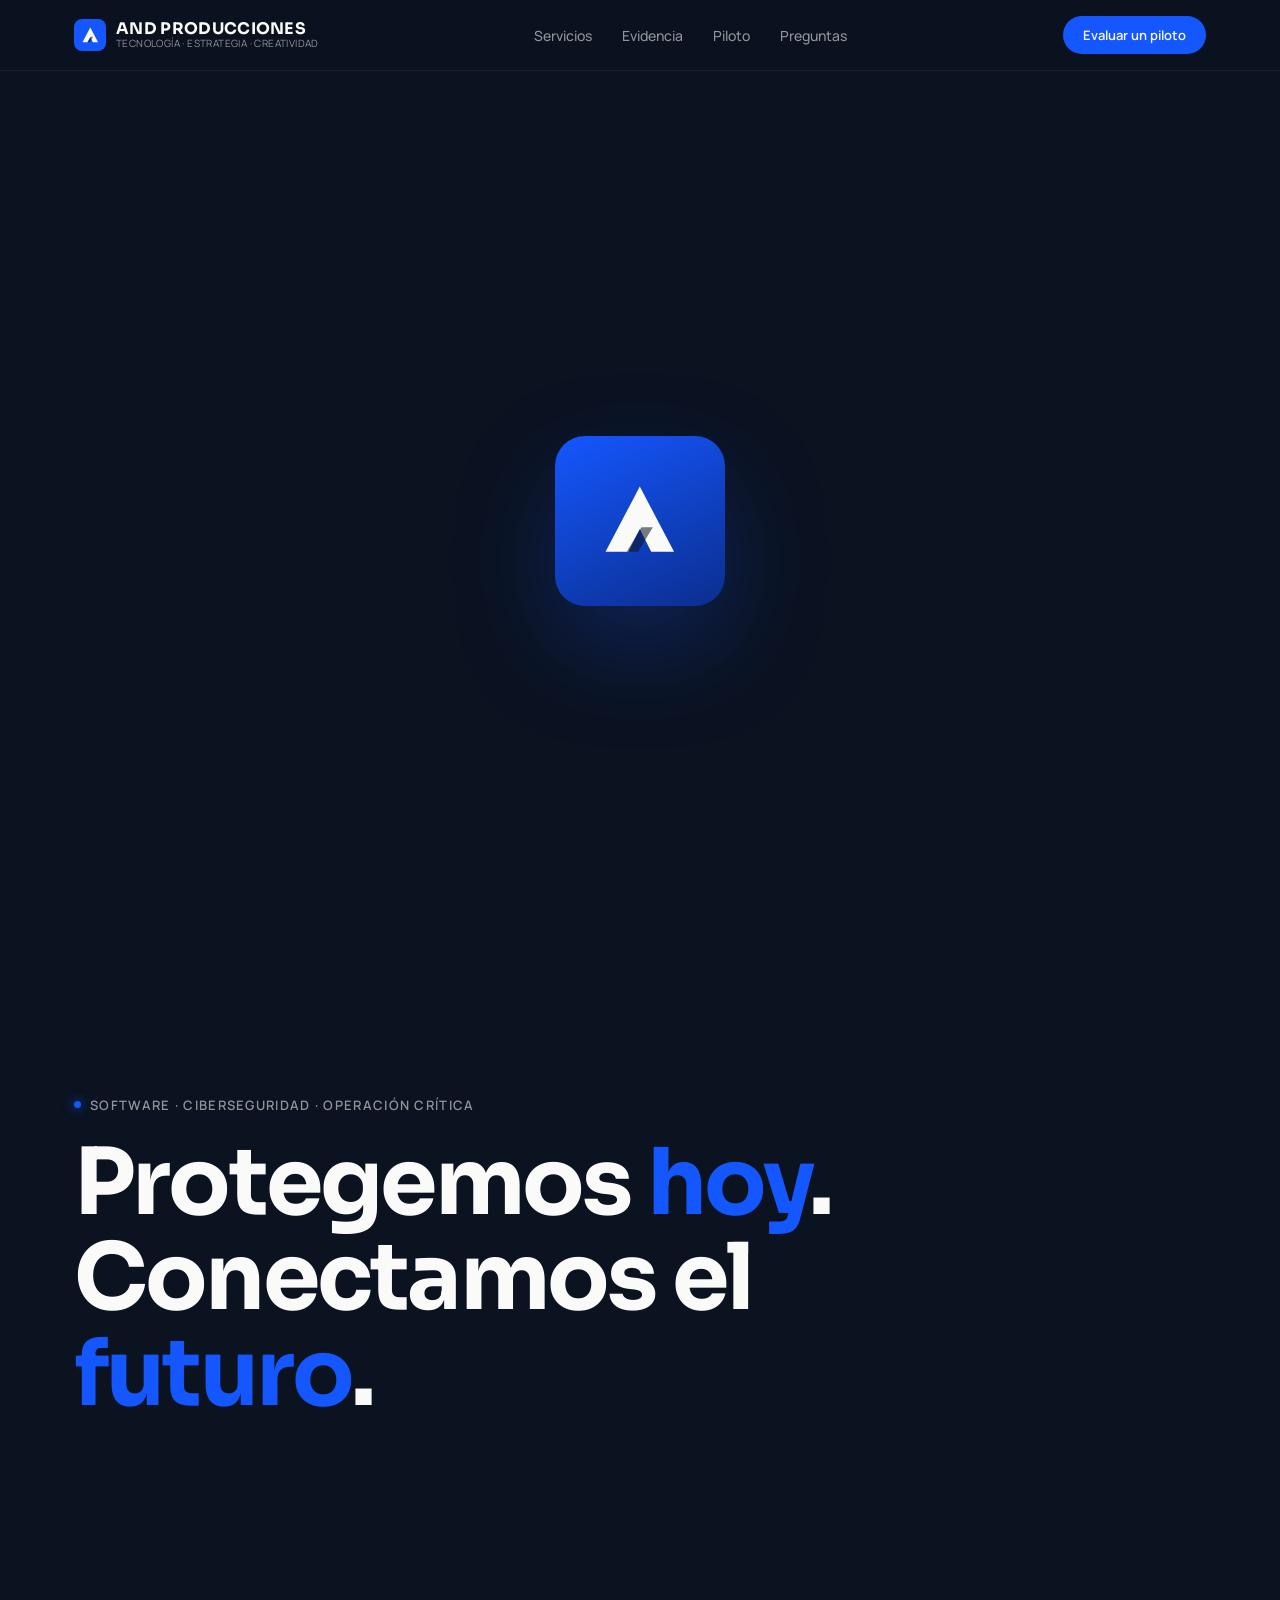
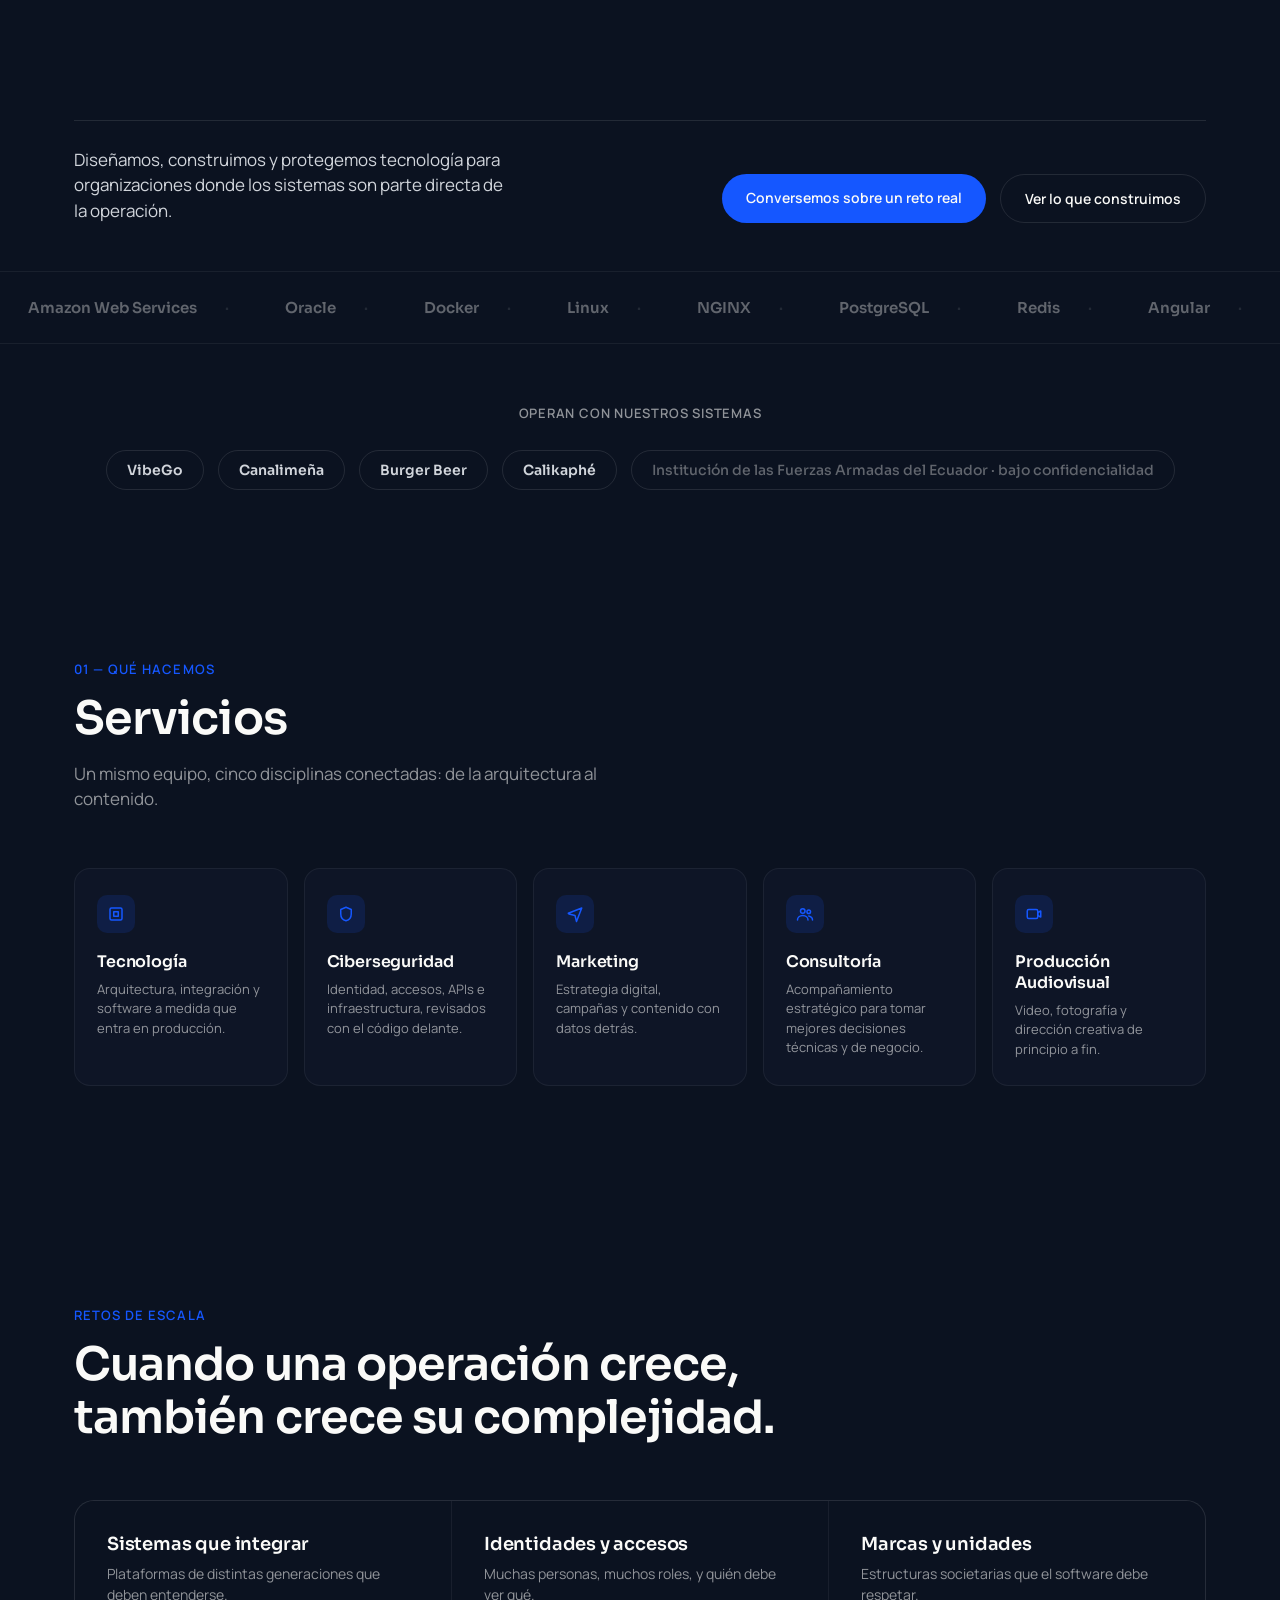
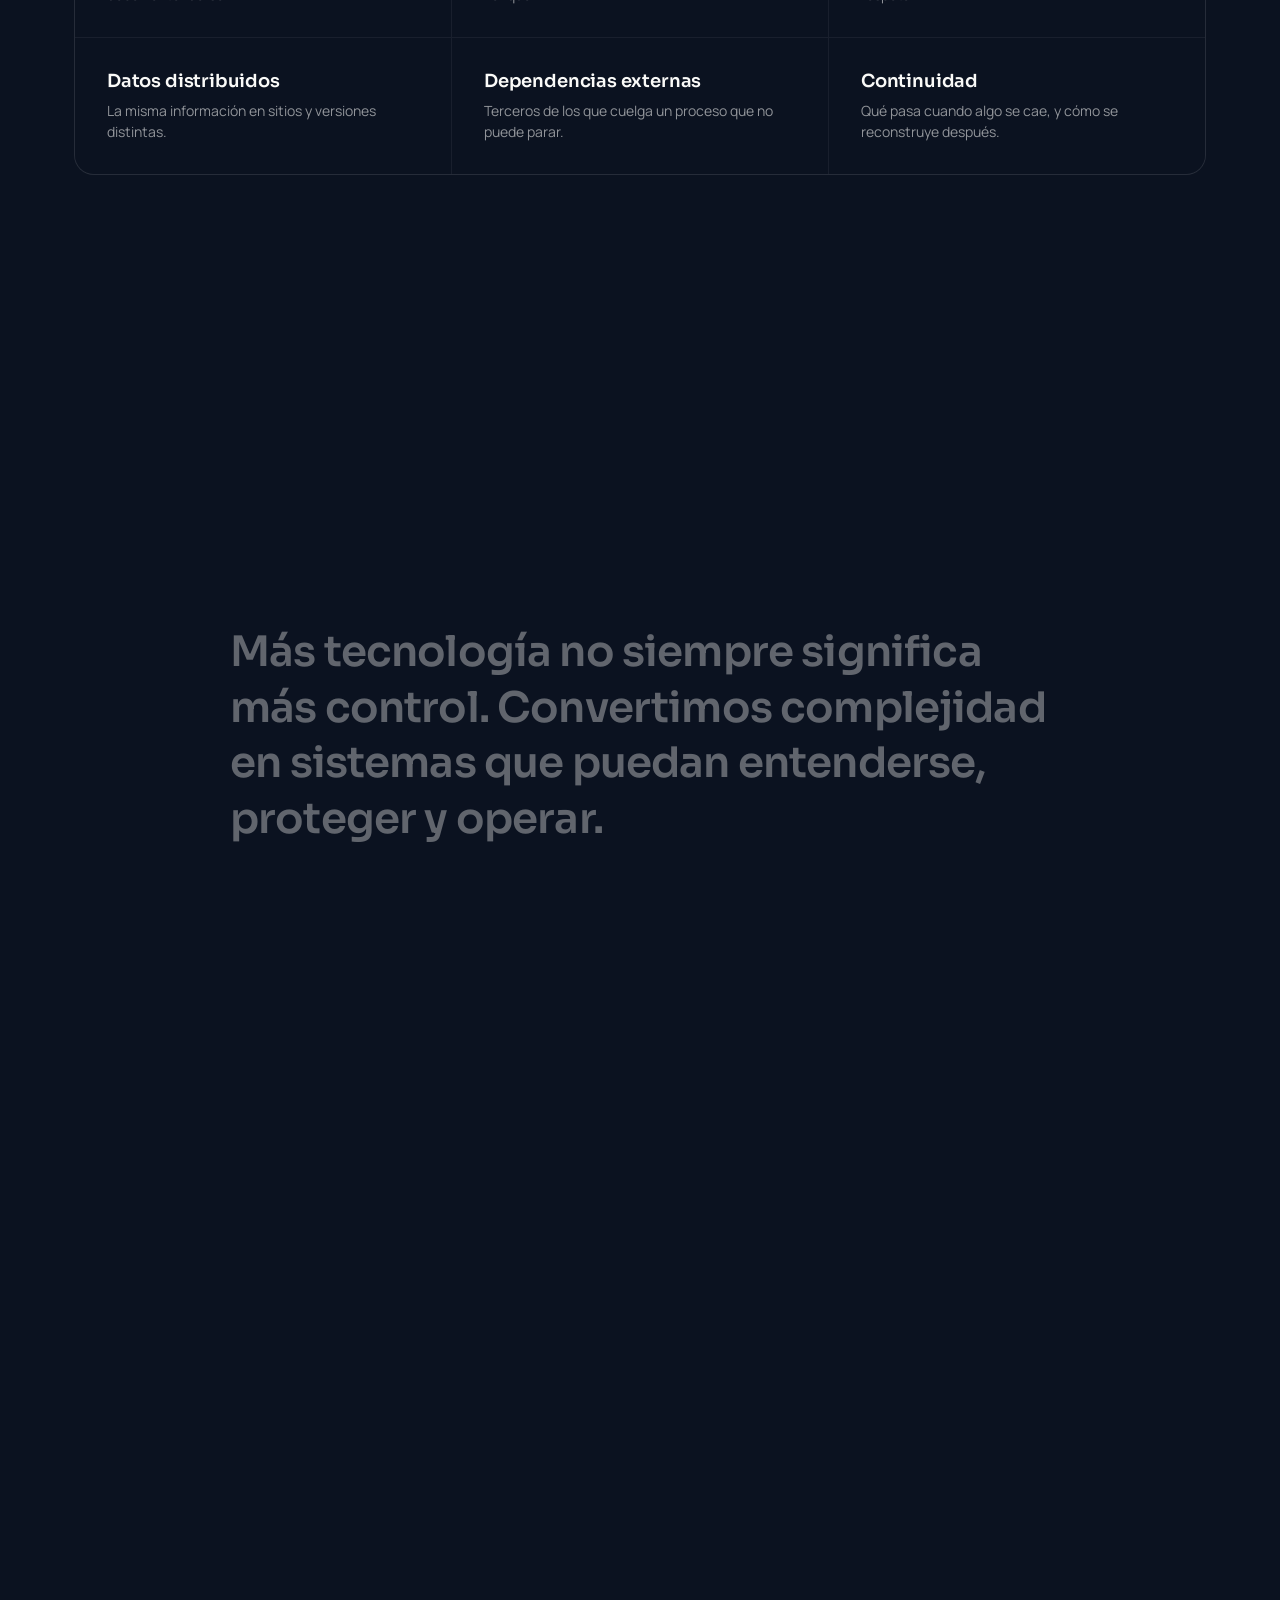
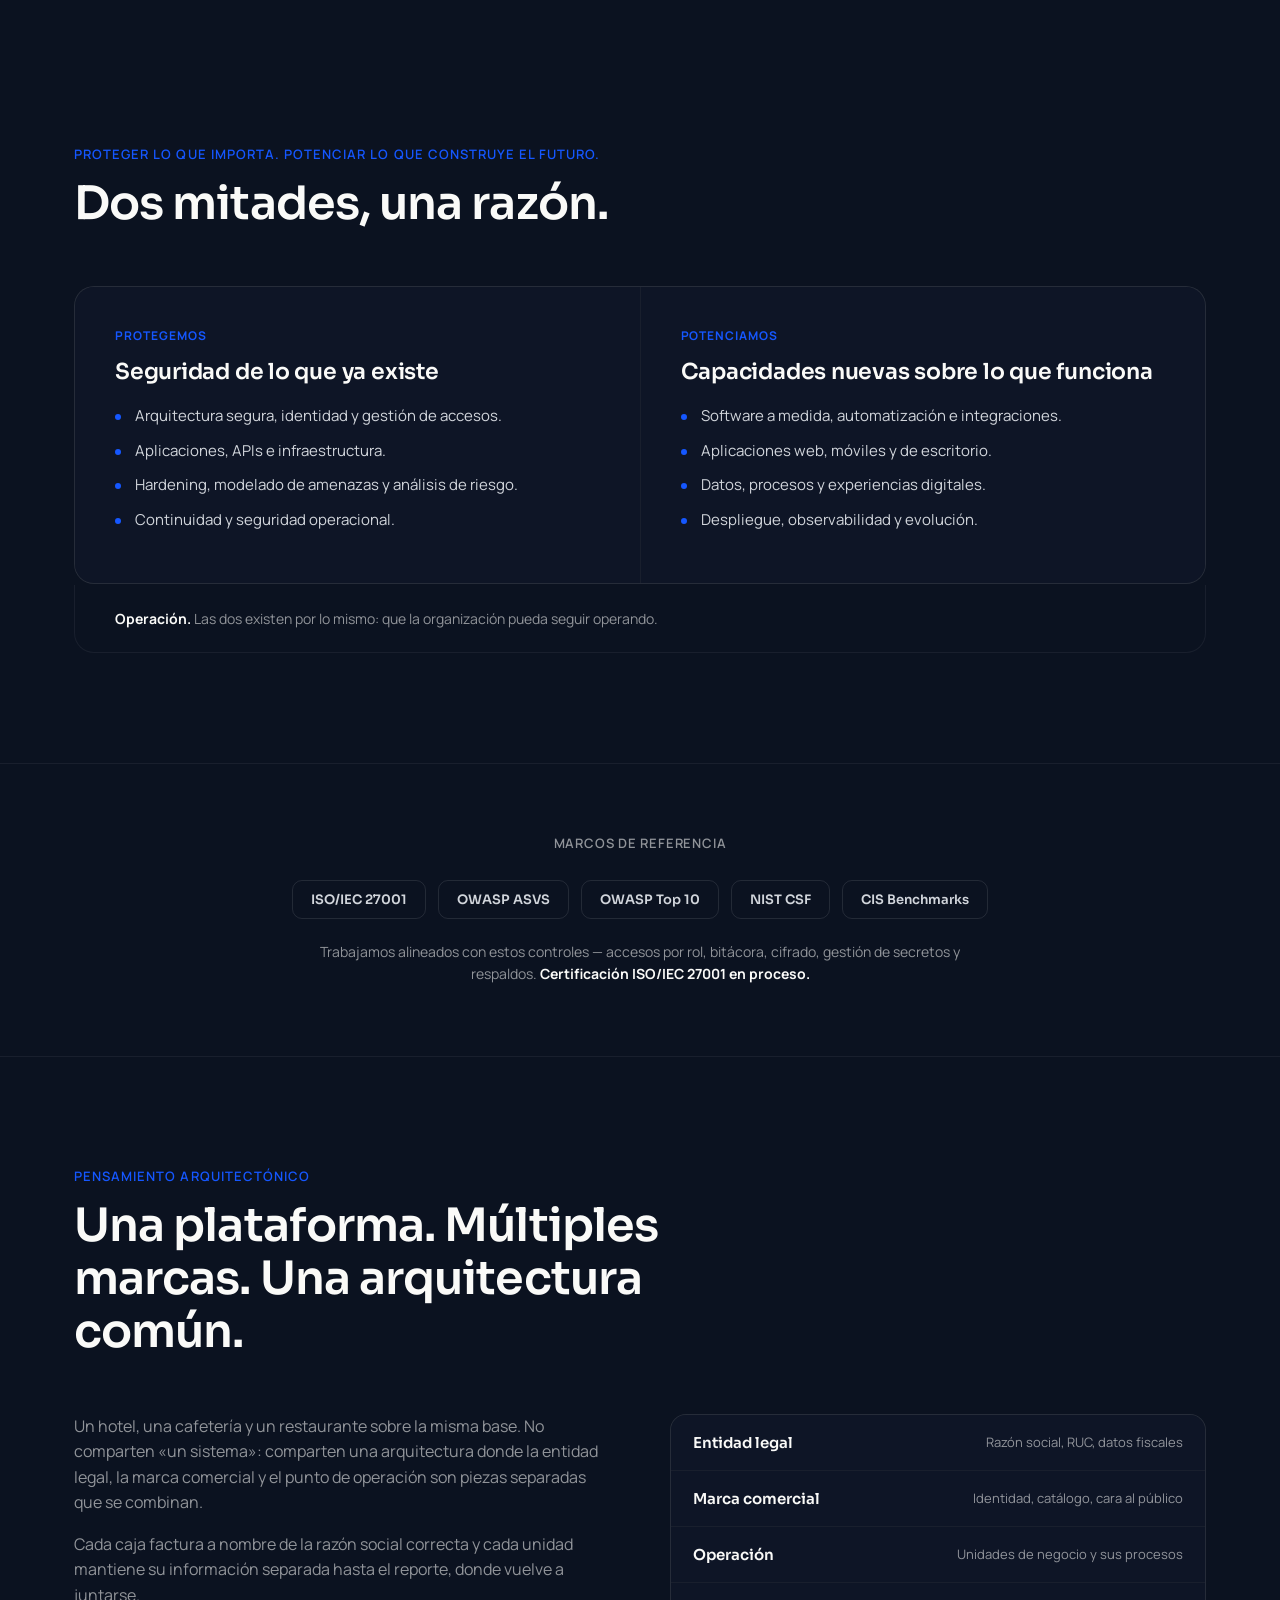
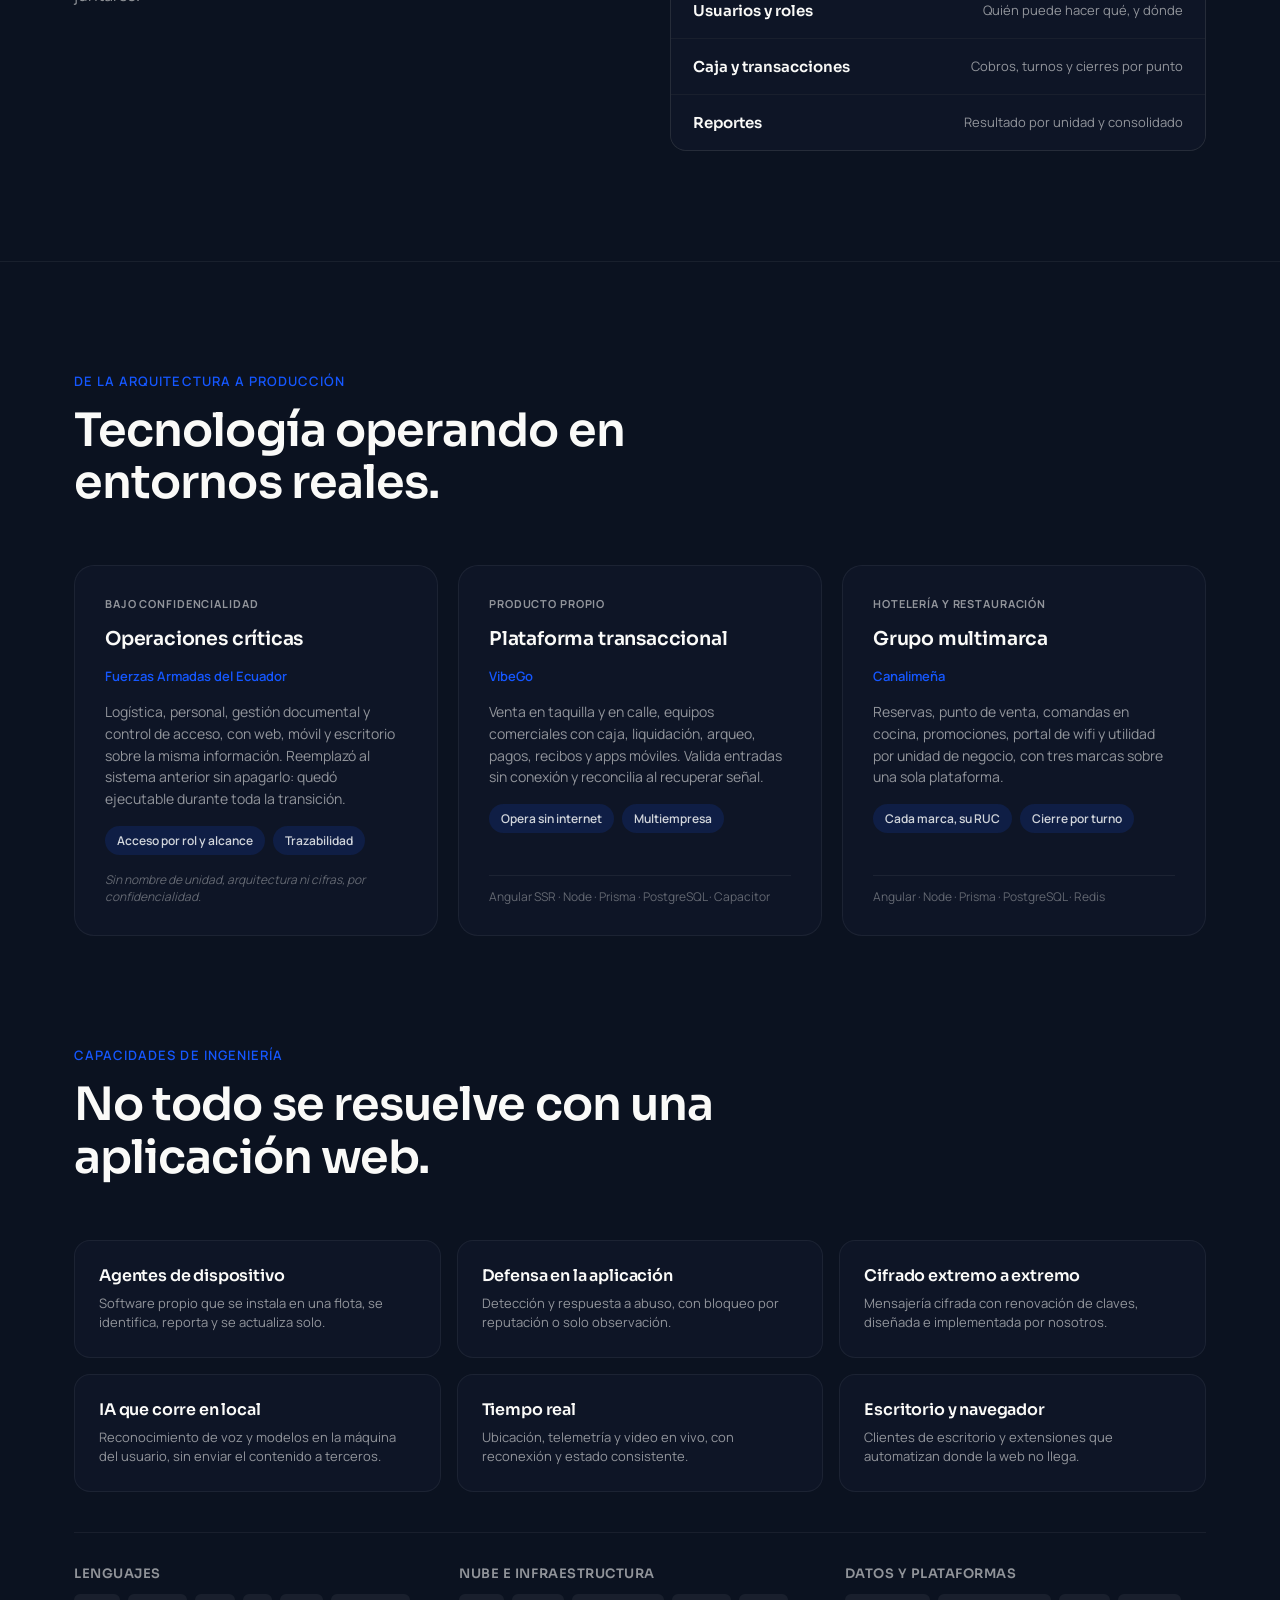
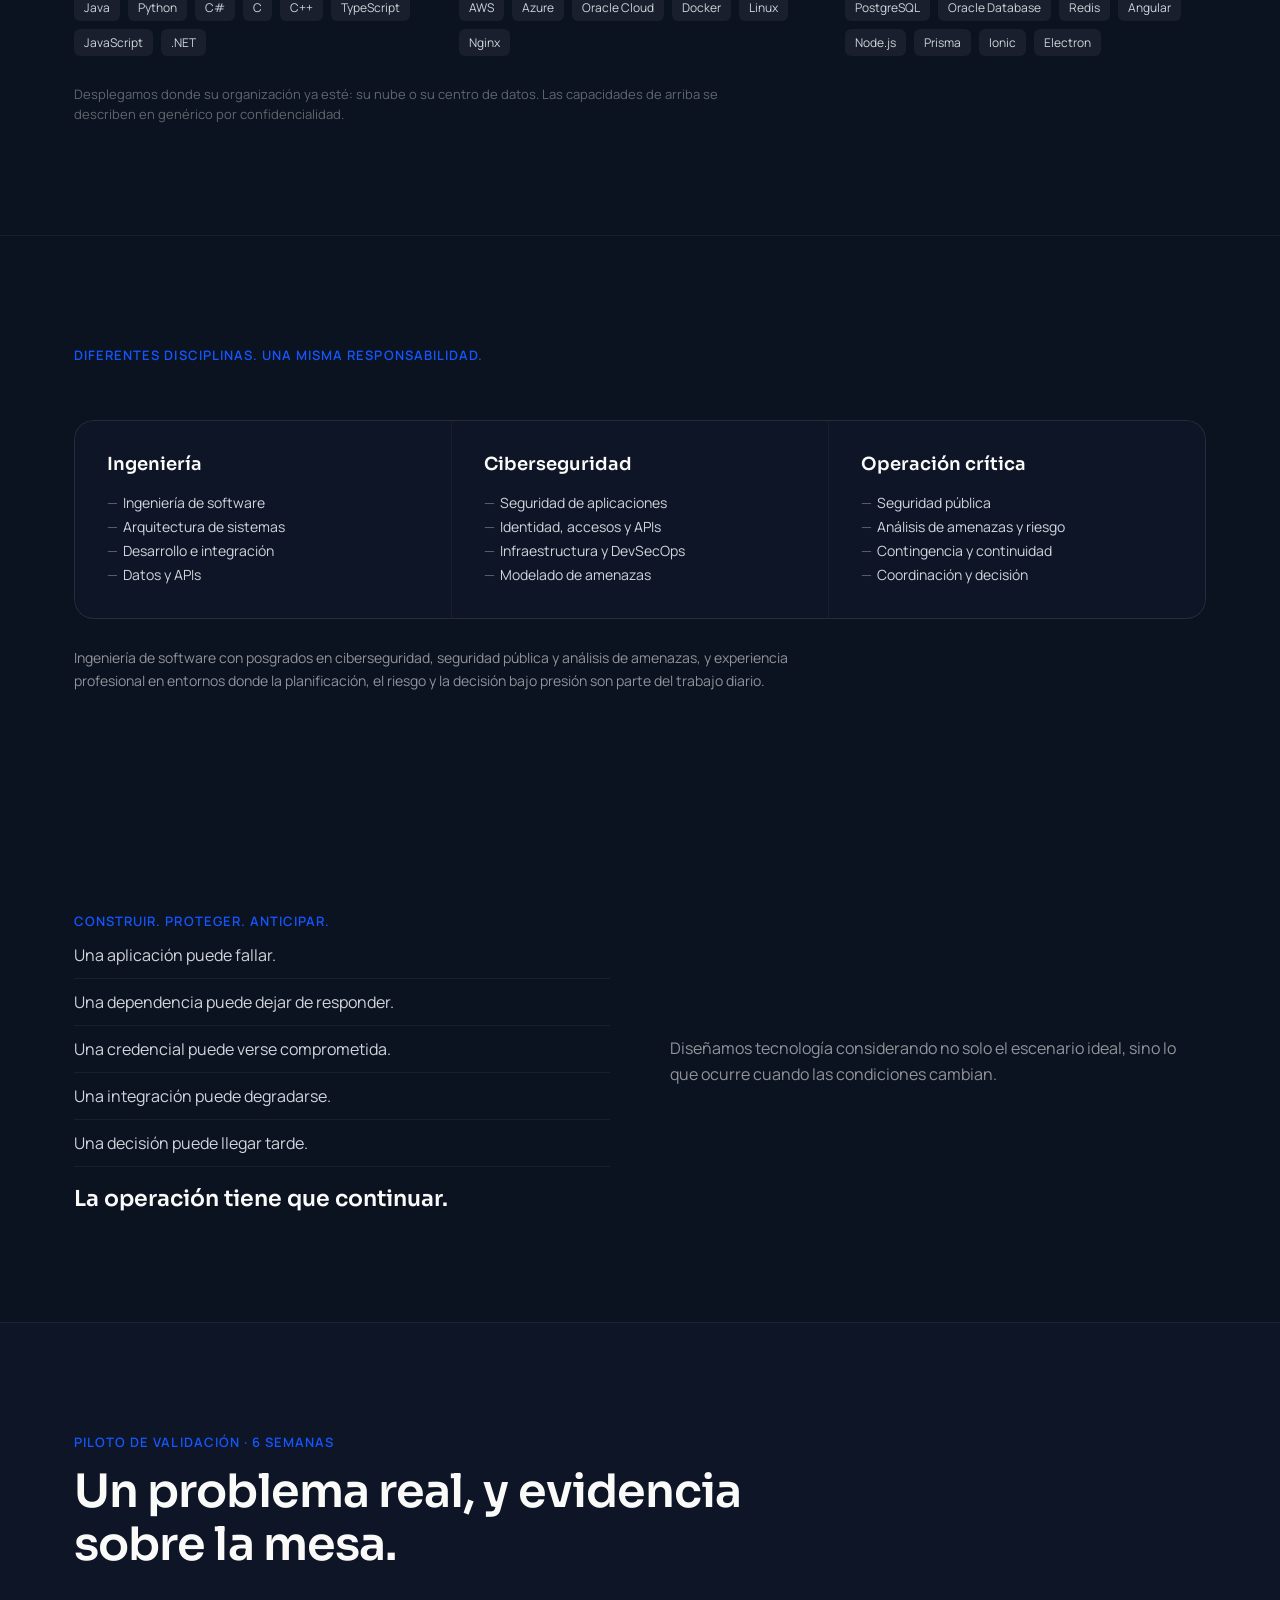
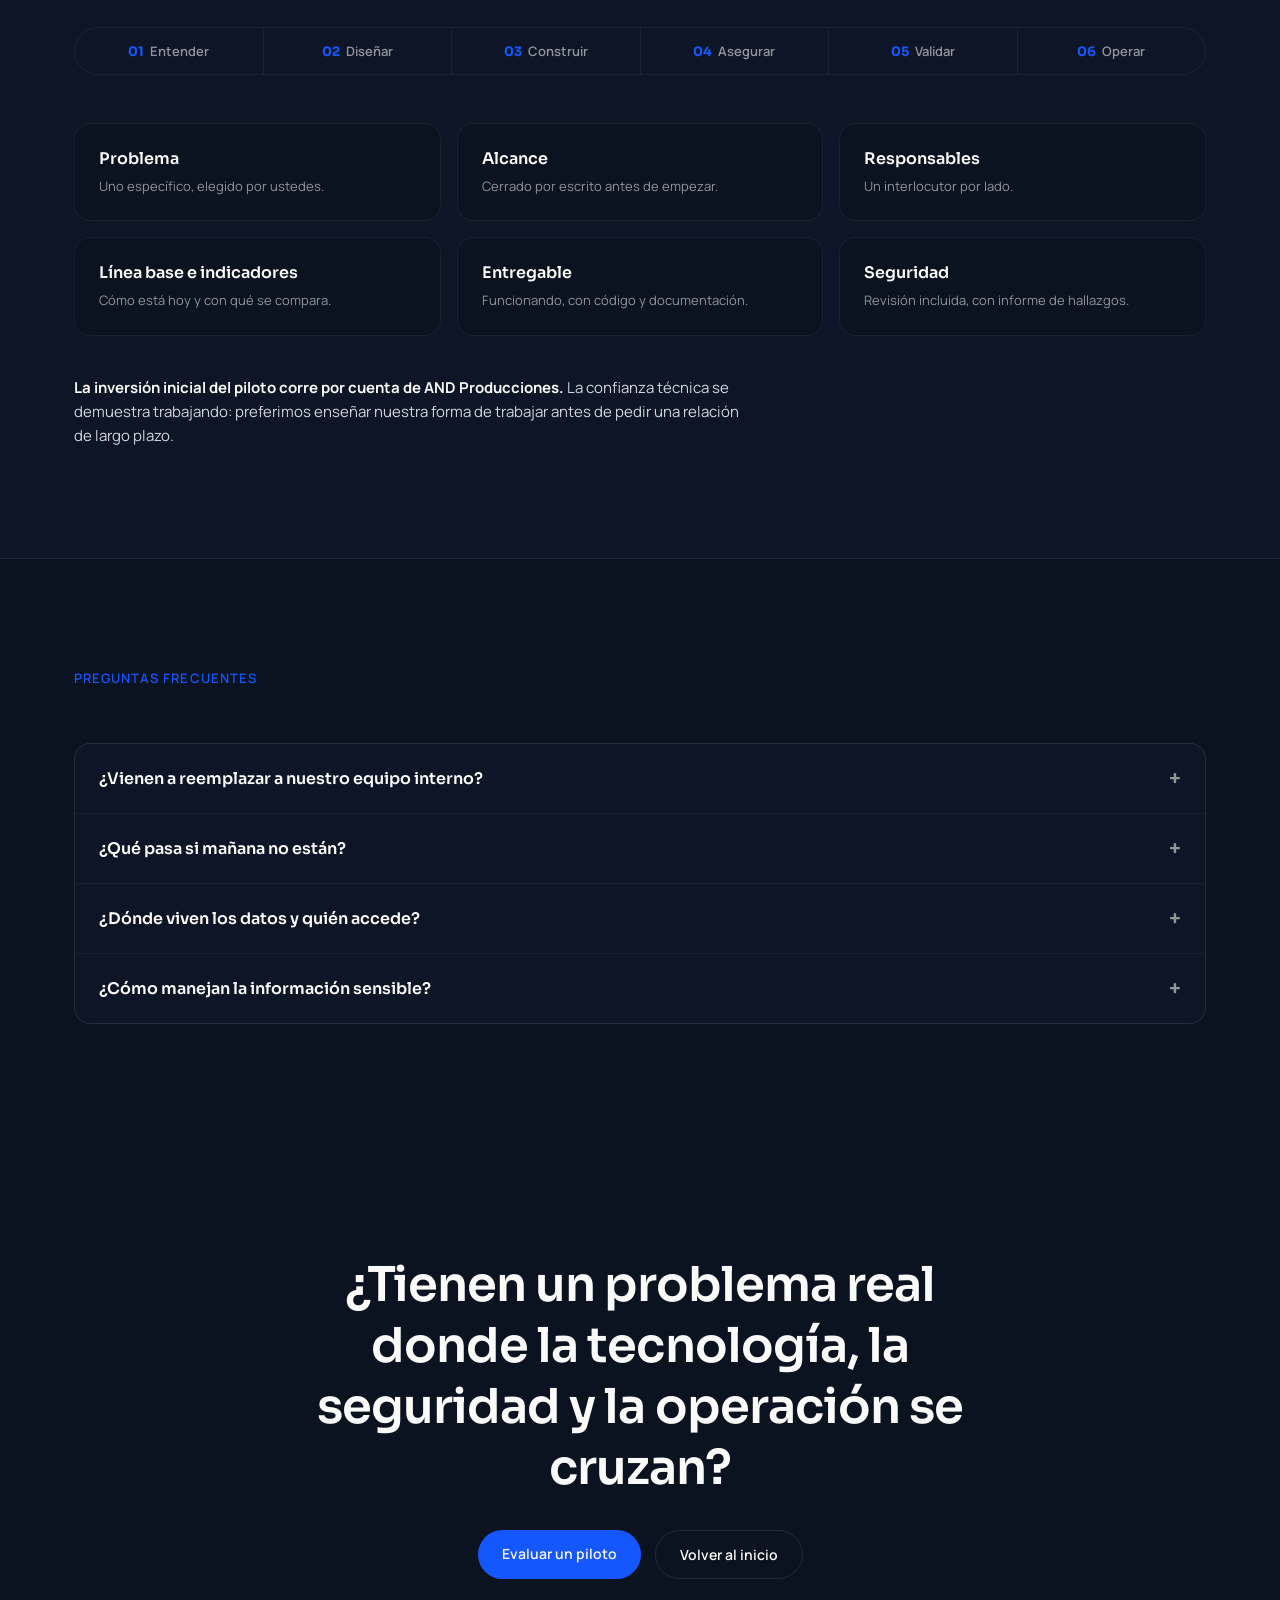
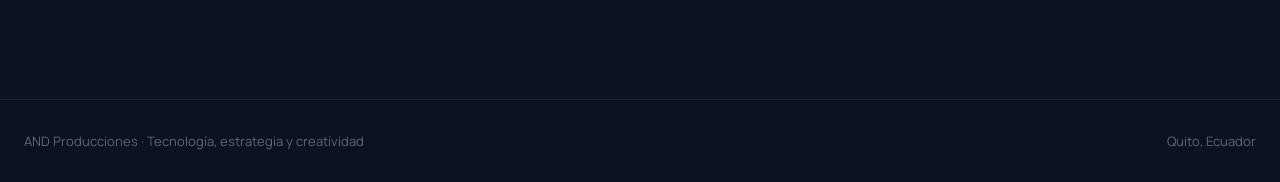
<file: and-producciones-web_2.html>
<!DOCTYPE html>
<html lang="es">
<head>
<meta charset="UTF-8">
<meta name="viewport" content="width=device-width, initial-scale=1, viewport-fit=cover">
<title>AND Producciones — Software, ciberseguridad y operación crítica</title>
<meta name="description" content="Diseñamos, construimos y protegemos tecnología para organizaciones donde los sistemas son parte directa de la operación. Tecnología, estrategia y creatividad.">
<link rel="preconnect" href="https://fonts.googleapis.com">
<link rel="preconnect" href="https://fonts.gstatic.com" crossorigin>
<link href="https://fonts.googleapis.com/css2?family=Sora:wght@400;500;600;700;800&family=Manrope:wght@300;400;500;600;700;800&display=swap" rel="stylesheet">
<style>
  :root{
    --midnight:#0B1220;
    --midnight-2:#0E1526;
    --cobalto:#1557FF;
    --cobalto-soft:rgba(21,87,255,.14);
    --grafito:#1F2937;
    --plata:#D1D5DB;
    --blanco:#FAFAF8;
    --line:rgba(250,250,248,.1);
    --line-2:rgba(250,250,248,.06);
    --muted:rgba(250,250,248,.56);
    --muted-2:rgba(250,250,248,.36);
  }
  *{box-sizing:border-box;margin:0;padding:0;}
  html{scroll-behavior:smooth;}
  body{
    font-family:'Manrope',sans-serif;
    background:var(--midnight);
    color:var(--blanco);
    overflow-x:hidden;
    -webkit-font-smoothing:antialiased;
  }
  h1,h2,h3,.display{font-family:'Sora',sans-serif;}
  a{color:inherit;text-decoration:none;}
  ul{list-style:none;}
  .container{max-width:1180px;margin:0 auto;padding:0 24px;}
  ::selection{background:var(--cobalto);color:var(--blanco);}
  :focus-visible{outline:2px solid var(--cobalto);outline-offset:3px;}
  @media (prefers-reduced-motion: reduce){ *{transition:none !important; animation:none !important;} }

  /* ---------- reveal on scroll ---------- */
  .reveal{opacity:0;transform:translateY(18px);transition:opacity .7s ease, transform .7s ease;}
  .reveal.in{opacity:1;transform:translateY(0);}

  /* ---------- NAV ---------- */
  header{
    position:sticky;top:0;z-index:100;
    background:rgba(11,18,32,.78);
    backdrop-filter:blur(12px);
    border-bottom:1px solid var(--line-2);
  }
  nav{display:flex;align-items:center;justify-content:space-between;padding:16px 24px;max-width:1180px;margin:0 auto;}
  .logo-wrap{display:flex;align-items:center;gap:10px;}
  .logo-mark{width:32px;height:32px;border-radius:8px;background:var(--cobalto);display:flex;align-items:center;justify-content:center;}
  .logo-mark svg{width:58%;height:58%;}
  .logo-text{display:flex;flex-direction:column;line-height:1.05;}
  .logo-text b{font-family:'Sora',sans-serif;font-weight:700;font-size:16px;letter-spacing:.02em;}
  .logo-text span{font-size:10px;color:var(--muted);letter-spacing:.04em;}
  .nav-links{display:flex;gap:30px;font-size:14px;font-weight:500;}
  .nav-links a{color:var(--muted);transition:color .2s;}
  .nav-links a:hover{color:var(--blanco);}
  .nav-cta{background:var(--cobalto);color:var(--blanco);padding:10px 20px;border-radius:100px;font-size:13px;font-weight:600;transition:background .2s, transform .2s;white-space:nowrap;}
  .nav-cta:hover{background:#3a6bff;transform:translateY(-1px);}
  @media (max-width:880px){.nav-links{display:none;}}

  /* ---------- HERO + TRES COSAS (sticky mark) ---------- */
  .hero-wrap{position:relative;height:200vh;}
  .sticky-mark{position:sticky;top:0;height:100vh;display:flex;align-items:center;justify-content:center;z-index:1;pointer-events:none;}
  .mark-badge{
    width:170px;height:170px;border-radius:30px;
    background:linear-gradient(155deg,var(--cobalto),#0b2e8f);
    display:flex;align-items:center;justify-content:center;
    box-shadow:0 40px 100px rgba(21,87,255,.25);
    will-change:transform,filter,border-radius;
  }
  .mark-badge svg{width:48%;height:48%;}

  .hero-inner{position:relative;z-index:2;}
  .hero-part{height:100vh;padding:120px 24px 48px;max-width:1180px;margin:0 auto;display:flex;flex-direction:column;justify-content:space-between;}
  .eyebrow{display:inline-flex;align-items:center;gap:9px;font-size:13px;font-weight:600;letter-spacing:.1em;text-transform:uppercase;color:var(--muted);margin-bottom:22px;}
  .eyebrow::before{content:"";width:7px;height:7px;border-radius:50%;background:var(--cobalto);display:inline-block;box-shadow:0 0 12px var(--cobalto);}
  h1.hero-title{font-weight:700;font-size:clamp(38px,7.2vw,92px);line-height:1.04;letter-spacing:-0.03em;max-width:960px;}
  h1.hero-title .accent{color:var(--cobalto);}
  .hero-sub{display:flex;justify-content:space-between;align-items:flex-end;gap:24px;padding-top:26px;border-top:1px solid var(--line);flex-wrap:wrap;}
  .hero-sub p{max-width:440px;font-size:17px;line-height:1.5;color:var(--plata);}
  .hero-ctas{display:flex;gap:14px;flex-wrap:wrap;}
  .btn-primary{background:var(--cobalto);color:var(--blanco);padding:14px 24px;border-radius:100px;font-weight:600;font-size:14px;transition:background .2s,transform .2s;white-space:nowrap;}
  .btn-primary:hover{background:#3a6bff;transform:translateY(-2px);}
  .btn-ghost{border:1px solid var(--line);color:var(--blanco);padding:14px 24px;border-radius:100px;font-weight:600;font-size:14px;transition:border-color .2s, background .2s;white-space:nowrap;}
  .btn-ghost:hover{border-color:var(--cobalto);background:var(--cobalto-soft);}

  .bio-part{height:100vh;padding:48px 24px 110px;max-width:1180px;margin:0 auto;display:flex;align-items:flex-end;justify-content:space-between;gap:50px;flex-wrap:wrap;}
  .bio-left{max-width:300px;}
  .bio-left .kicker{font-size:13px;color:var(--muted);letter-spacing:.06em;text-transform:uppercase;font-weight:600;margin-bottom:10px;}
  .bio-left h2{font-size:clamp(26px,3.4vw,36px);font-weight:600;letter-spacing:-0.02em;line-height:1.15;}
  .bio-right{display:grid;grid-template-columns:repeat(3,1fr);gap:24px;max-width:640px;}
  .bio-item b{display:block;font-family:'Sora',sans-serif;font-size:16px;font-weight:600;margin-bottom:6px;}
  .bio-item p{font-size:14px;line-height:1.5;color:var(--muted);}
  @media (max-width:760px){
    .bio-part{flex-direction:column;align-items:flex-start;justify-content:center;gap:28px;}
    .bio-right{grid-template-columns:1fr;}
    .mark-badge{width:110px;height:110px;border-radius:22px;}
  }

  /* ---------- MARQUEE ---------- */
  .marquee-section{padding:26px 0;border-top:1px solid var(--line-2);border-bottom:1px solid var(--line-2);overflow:hidden;}
  .marquee-track{display:flex;width:max-content;animation:scroll-x 34s linear infinite;}
  .marquee-track span{display:inline-flex;align-items:center;font-family:'Sora',sans-serif;font-size:15px;font-weight:600;color:var(--muted-2);padding:0 28px;white-space:nowrap;}
  .marquee-track span::after{content:"·";margin-left:28px;color:var(--line);}
  @keyframes scroll-x{ from{transform:translateX(0);} to{transform:translateX(-50%);} }

  .clients-section{padding:60px 24px;text-align:center;}
  .clients-label{font-size:13px;color:var(--muted);letter-spacing:.06em;text-transform:uppercase;font-weight:600;margin-bottom:28px;}
  .clients-row{display:flex;flex-wrap:wrap;justify-content:center;gap:14px;}
  .client-pill{border:1px solid var(--line);border-radius:100px;padding:10px 20px;font-family:'Sora',sans-serif;font-size:14px;font-weight:600;color:var(--plata);}
  .client-pill.muted{color:var(--muted-2);font-weight:500;}

  /* ---------- SECTION GENERIC ---------- */
  .section{padding:110px 24px;}
  .section-head{max-width:720px;margin-bottom:56px;}
  .section-num{font-size:13px;font-weight:600;color:var(--cobalto);letter-spacing:.08em;text-transform:uppercase;margin-bottom:14px;}
  .section-head h2{font-size:clamp(30px,4vw,46px);font-weight:600;letter-spacing:-0.02em;line-height:1.15;}
  .section-head p{margin-top:16px;font-size:17px;color:var(--muted);line-height:1.5;max-width:560px;}

  /* Servicios */
  .services-grid{display:grid;grid-template-columns:repeat(5,1fr);gap:16px;}
  .service-card{background:var(--midnight-2);border:1px solid var(--line-2);border-radius:16px;padding:26px 22px;transition:border-color .25s, transform .25s;}
  .service-card:hover{border-color:var(--cobalto);transform:translateY(-4px);}
  .service-icon{width:38px;height:38px;border-radius:10px;background:var(--cobalto-soft);display:flex;align-items:center;justify-content:center;margin-bottom:18px;}
  .service-icon svg{width:18px;height:18px;stroke:var(--cobalto);}
  .service-card h3{font-size:16px;font-weight:600;margin-bottom:8px;letter-spacing:-0.01em;}
  .service-card p{font-size:13px;color:var(--muted);line-height:1.5;}
  @media (max-width:1000px){.services-grid{grid-template-columns:repeat(3,1fr);}}
  @media (max-width:640px){.services-grid{grid-template-columns:repeat(2,1fr);}}
  @media (max-width:420px){.services-grid{grid-template-columns:1fr;}}

  /* Retos grid */
  .retos-grid{display:grid;grid-template-columns:repeat(3,1fr);gap:1px;background:var(--line-2);border:1px solid var(--line-2);border-radius:20px;overflow:hidden;}
  .reto-card{background:var(--midnight);padding:32px;}
  .reto-card h3{font-size:18px;font-weight:600;margin-bottom:8px;letter-spacing:-0.01em;}
  .reto-card p{font-size:14px;color:var(--muted);line-height:1.5;}
  @media (max-width:900px){.retos-grid{grid-template-columns:repeat(2,1fr);}}
  @media (max-width:560px){.retos-grid{grid-template-columns:1fr;}}

  /* ---------- QUOTE SCRUB ---------- */
  .quote-wrap{position:relative;height:150vh;}
  .quote-sticky{position:sticky;top:0;height:100vh;display:flex;align-items:center;justify-content:center;padding:0 24px;}
  #quoteText{max-width:820px;font-family:'Sora',sans-serif;font-size:clamp(24px,3.8vw,42px);line-height:1.32;font-weight:600;letter-spacing:-0.02em;}
  #quoteText .word{color:var(--muted-2);transition:color .08s linear;}
  #quoteText .word.lit{color:var(--blanco);}
  #quoteText .word.accent-word{color:var(--cobalto) !important;}

  /* Dos mitades */
  .mitades-grid{display:grid;grid-template-columns:1fr 1fr;gap:1px;background:var(--line-2);border:1px solid var(--line-2);border-radius:20px;overflow:hidden;margin-bottom:1px;}
  .mitad-card{background:var(--midnight-2);padding:40px;}
  .mitad-tag{font-size:12px;font-weight:700;letter-spacing:.08em;text-transform:uppercase;color:var(--cobalto);margin-bottom:14px;}
  .mitad-card h3{font-size:22px;font-weight:600;margin-bottom:20px;letter-spacing:-0.01em;}
  .mitad-card ul li{position:relative;padding-left:20px;font-size:15px;color:var(--plata);line-height:1.5;margin-bottom:12px;}
  .mitad-card ul li::before{content:"";position:absolute;left:0;top:9px;width:6px;height:6px;border-radius:50%;background:var(--cobalto);}
  .mitad-footer{background:var(--midnight);border:1px solid var(--line-2);border-top:none;border-radius:0 0 20px 20px;padding:24px 40px;font-size:14px;color:var(--muted);}
  .mitad-footer b{color:var(--blanco);}
  @media (max-width:760px){.mitades-grid{grid-template-columns:1fr;}}

  /* Marcos de referencia */
  .marcos-section{padding:70px 24px;text-align:center;border-top:1px solid var(--line-2);border-bottom:1px solid var(--line-2);}
  .marcos-row{display:flex;flex-wrap:wrap;justify-content:center;gap:12px;margin-bottom:22px;}
  .marco-badge{border:1px solid var(--line);border-radius:10px;padding:10px 18px;font-family:'Sora',sans-serif;font-size:13px;font-weight:600;color:var(--plata);}
  .marcos-section p{max-width:640px;margin:0 auto;font-size:14px;color:var(--muted);line-height:1.6;}
  .marcos-section p b{color:var(--blanco);}

  /* Arquitectura */
  .arch-layout{display:grid;grid-template-columns:1fr 1fr;gap:60px;align-items:start;}
  .arch-blocks{display:flex;flex-direction:column;gap:1px;background:var(--line-2);border:1px solid var(--line-2);border-radius:16px;overflow:hidden;}
  .arch-block{background:var(--midnight-2);padding:18px 22px;display:flex;justify-content:space-between;align-items:center;gap:16px;}
  .arch-block b{font-family:'Sora',sans-serif;font-size:15px;font-weight:600;}
  .arch-block span{font-size:13px;color:var(--muted);text-align:right;}
  @media (max-width:900px){.arch-layout{grid-template-columns:1fr;}}

  /* Casos */
  .case-grid{display:grid;grid-template-columns:repeat(3,1fr);gap:20px;}
  .case-card{background:var(--midnight-2);border:1px solid var(--line-2);border-radius:20px;padding:30px;display:flex;flex-direction:column;gap:16px;transition:border-color .25s, transform .25s;}
  .case-card:hover{border-color:var(--cobalto);transform:translateY(-4px);}
  .case-tag{font-size:11px;font-weight:700;letter-spacing:.08em;text-transform:uppercase;color:var(--muted);}
  .case-card h3{font-size:19px;font-weight:600;letter-spacing:-0.01em;}
  .case-card .case-org{font-size:13px;color:var(--cobalto);font-weight:600;}
  .case-card p{font-size:14px;color:var(--muted);line-height:1.55;}
  .case-chips{display:flex;flex-wrap:wrap;gap:8px;}
  .chip{font-size:12px;font-weight:600;padding:6px 12px;border-radius:100px;background:var(--cobalto-soft);color:var(--plata);}
  .case-stack{font-size:12px;color:var(--muted-2);margin-top:auto;padding-top:12px;border-top:1px solid var(--line-2);}
  .case-note{font-size:12px;color:var(--muted-2);font-style:italic;}
  @media (max-width:900px){.case-grid{grid-template-columns:1fr;}}

  /* Capacidades */
  .cap-grid{display:grid;grid-template-columns:repeat(3,1fr);gap:16px;margin-bottom:40px;}
  .cap-card{background:var(--midnight-2);border:1px solid var(--line-2);border-radius:16px;padding:24px;}
  .cap-card h3{font-size:16px;font-weight:600;margin-bottom:8px;letter-spacing:-0.01em;}
  .cap-card p{font-size:13px;color:var(--muted);line-height:1.5;}
  .stack-lists{display:grid;grid-template-columns:repeat(3,1fr);gap:24px;padding-top:32px;border-top:1px solid var(--line-2);}
  .stack-list b{display:block;font-family:'Sora',sans-serif;font-size:13px;font-weight:600;color:var(--muted);letter-spacing:.04em;text-transform:uppercase;margin-bottom:12px;}
  .stack-list .tag-row{display:flex;flex-wrap:wrap;gap:8px;}
  .stack-list .tag-row span{font-size:12px;padding:5px 10px;border-radius:6px;background:var(--line-2);color:var(--plata);}
  .stack-note{margin-top:28px;font-size:13px;color:var(--muted-2);line-height:1.6;max-width:700px;}
  @media (max-width:900px){.cap-grid{grid-template-columns:repeat(2,1fr);} .stack-lists{grid-template-columns:1fr;}}
  @media (max-width:560px){.cap-grid{grid-template-columns:1fr;}}

  /* Disciplinas */
  .disc-grid{display:grid;grid-template-columns:repeat(3,1fr);gap:1px;background:var(--line-2);border:1px solid var(--line-2);border-radius:20px;overflow:hidden;margin-bottom:28px;}
  .disc-card{background:var(--midnight-2);padding:32px;}
  .disc-card h3{font-size:18px;font-weight:600;margin-bottom:16px;}
  .disc-card ul li{font-size:14px;color:var(--plata);line-height:1.7;position:relative;padding-left:16px;}
  .disc-card ul li::before{content:"—";position:absolute;left:0;color:var(--muted-2);}
  .disc-note{font-size:14px;color:var(--muted);line-height:1.6;max-width:760px;}
  @media (max-width:900px){.disc-grid{grid-template-columns:1fr;}}

  /* Continuidad */
  .cont-layout{display:grid;grid-template-columns:1fr 1fr;gap:60px;align-items:center;}
  .cont-list li{font-size:16px;color:var(--plata);padding:12px 0;border-bottom:1px solid var(--line-2);}
  .cont-list li:first-child{padding-top:0;}
  .cont-final{font-family:'Sora',sans-serif;font-size:22px;font-weight:600;padding-top:18px;}
  .cont-right p{font-size:16px;color:var(--muted);line-height:1.6;}
  @media (max-width:900px){.cont-layout{grid-template-columns:1fr;gap:32px;}}

  /* Piloto */
  .piloto-section{background:var(--midnight-2);border-top:1px solid var(--line-2);border-bottom:1px solid var(--line-2);}
  .steps-row{display:flex;flex-wrap:wrap;gap:0;margin-bottom:48px;border:1px solid var(--line-2);border-radius:100px;overflow:hidden;}
  .step-pill{flex:1;min-width:110px;text-align:center;padding:14px 10px;font-size:13px;font-weight:600;color:var(--muted);border-right:1px solid var(--line-2);}
  .step-pill:last-child{border-right:none;}
  .step-pill b{color:var(--cobalto);font-family:'Sora',sans-serif;margin-right:6px;}
  .piloto-grid{display:grid;grid-template-columns:repeat(3,1fr);gap:16px;margin-bottom:40px;}
  .piloto-card{background:var(--midnight);border:1px solid var(--line-2);border-radius:16px;padding:24px;}
  .piloto-card h3{font-size:16px;font-weight:600;margin-bottom:8px;}
  .piloto-card p{font-size:13px;color:var(--muted);line-height:1.5;}
  .piloto-note{max-width:680px;font-size:15px;color:var(--plata);line-height:1.6;}
  .piloto-note b{color:var(--blanco);}
  @media (max-width:900px){.piloto-grid{grid-template-columns:1fr 1fr;}}
  @media (max-width:560px){.piloto-grid{grid-template-columns:1fr;} .steps-row{border-radius:16px;} .step-pill{border-right:none;border-bottom:1px solid var(--line-2);}}

  /* FAQ */
  .faq-list{display:flex;flex-direction:column;gap:1px;background:var(--line-2);border:1px solid var(--line-2);border-radius:16px;overflow:hidden;}
  details{background:var(--midnight-2);}
  summary{list-style:none;cursor:pointer;padding:22px 24px;font-family:'Sora',sans-serif;font-weight:600;font-size:16px;display:flex;justify-content:space-between;align-items:center;gap:16px;}
  summary::-webkit-details-marker{display:none;}
  summary::after{content:"+";font-size:20px;color:var(--muted);transition:transform .25s;}
  details[open] summary::after{transform:rotate(45deg);}
  details[open] summary{border-bottom:1px solid var(--line-2);}
  .faq-a{padding:4px 24px 22px;font-size:14px;color:var(--muted);line-height:1.6;max-width:700px;}

  /* Final CTA */
  .final-cta{padding:120px 24px;text-align:center;}
  .final-cta h2{font-size:clamp(30px,4.4vw,48px);font-weight:600;letter-spacing:-0.02em;margin-bottom:32px;max-width:680px;margin-left:auto;margin-right:auto;}
  .final-ctas{display:flex;gap:14px;justify-content:center;flex-wrap:wrap;}

  footer{padding:32px 24px;border-top:1px solid var(--line-2);display:flex;justify-content:space-between;align-items:center;font-size:13px;color:var(--muted-2);flex-wrap:wrap;gap:12px;}
</style>
</head>
<body>

<header>
  <nav>
    <div class="logo-wrap">
      <div class="logo-mark"><svg viewBox="0 0 100 100"><path d="M50 8 L92 88 L64 88 L50 60 L36 88 L8 88 Z" fill="#FAFAF8"/><path d="M52 58 L66 58 L48 88 L34 88 Z" fill="#0B1220" opacity=".55"/></svg></div>
      <div class="logo-text"><b>AND PRODUCCIONES</b><span>TECNOLOGÍA · ESTRATEGIA · CREATIVIDAD</span></div>
    </div>
    <div class="nav-links">
      <a href="#servicios">Servicios</a>
      <a href="#evidencia">Evidencia</a>
      <a href="#piloto">Piloto</a>
      <a href="#faq">Preguntas</a>
    </div>
    <a href="#piloto" class="nav-cta">Evaluar un piloto</a>
  </nav>
</header>

<section class="hero-wrap" id="hero">
  <div class="sticky-mark">
    <div class="mark-badge" id="markBadge">
      <svg viewBox="0 0 100 100"><path d="M50 8 L92 88 L64 88 L50 60 L36 88 L8 88 Z" fill="#FAFAF8"/><path d="M52 58 L66 58 L48 88 L34 88 Z" fill="#0B1220" opacity=".55"/></svg>
    </div>
  </div>

  <div class="hero-inner">
    <div class="hero-part">
      <div>
        <div class="eyebrow">Software · Ciberseguridad · Operación crítica</div>
        <h1 class="hero-title">Protegemos <span class="accent">hoy</span>. Conectamos el <span class="accent">futuro</span>.</h1>
      </div>
      <div class="hero-sub">
        <p>Diseñamos, construimos y protegemos tecnología para organizaciones donde los sistemas son parte directa de la operación.</p>
        <div class="hero-ctas">
          <a href="#piloto" class="btn-primary">Conversemos sobre un reto real</a>
          <a href="#evidencia" class="btn-ghost">Ver lo que construimos</a>
        </div>
      </div>
    </div>

    <div class="bio-part">
      <div class="bio-left">
        <div class="kicker">Tres cosas a la vez</div>
        <h2>La tecnología funciona mejor cuando entiende la operación.</h2>
      </div>
      <div class="bio-right">
        <div class="bio-item"><b>Tecnología</b><p>Arquitectura, integración y software que entra en producción, no en una demo.</p></div>
        <div class="bio-item"><b>Seguridad</b><p>Identidad, accesos, APIs e infraestructura, revisados con el código delante.</p></div>
        <div class="bio-item"><b>Operación</b><p>Lo que ocurre cuando algo falla y el negocio tiene que seguir funcionando.</p></div>
      </div>
    </div>
  </div>
</section>

<div class="marquee-section">
  <div class="marquee-track">
    <span>Amazon Web Services</span><span>Oracle</span><span>Docker</span><span>Linux</span><span>NGINX</span><span>PostgreSQL</span><span>Redis</span><span>Angular</span><span>Node.js</span><span>Ionic</span><span>Electron</span><span>TypeScript</span><span>JavaScript</span><span>Python</span><span>C++</span><span>C</span><span>OpenJDK</span><span>Prisma</span><span>.NET</span>
    <span>Amazon Web Services</span><span>Oracle</span><span>Docker</span><span>Linux</span><span>NGINX</span><span>PostgreSQL</span><span>Redis</span><span>Angular</span><span>Node.js</span><span>Ionic</span><span>Electron</span><span>TypeScript</span><span>JavaScript</span><span>Python</span><span>C++</span><span>C</span><span>OpenJDK</span><span>Prisma</span><span>.NET</span>
  </div>
</div>

<section class="clients-section reveal">
  <div class="clients-label">Operan con nuestros sistemas</div>
  <div class="clients-row">
    <div class="client-pill">VibeGo</div>
    <div class="client-pill">Canalimeña</div>
    <div class="client-pill">Burger Beer</div>
    <div class="client-pill">Calikaphé</div>
    <div class="client-pill muted">Institución de las Fuerzas Armadas del Ecuador · bajo confidencialidad</div>
  </div>
</section>

<section class="section" id="servicios">
  <div class="container">
    <div class="section-head reveal">
      <div class="section-num">01 — Qué hacemos</div>
      <h2>Servicios</h2>
      <p>Un mismo equipo, cinco disciplinas conectadas: de la arquitectura al contenido.</p>
    </div>
    <div class="services-grid reveal">
      <div class="service-card">
        <div class="service-icon"><svg viewBox="0 0 24 24" fill="none" stroke-width="2" stroke-linecap="round" stroke-linejoin="round"><rect x="4" y="4" width="16" height="16" rx="2"/><path d="M9 9h6v6H9z"/></svg></div>
        <h3>Tecnología</h3>
        <p>Arquitectura, integración y software a medida que entra en producción.</p>
      </div>
      <div class="service-card">
        <div class="service-icon"><svg viewBox="0 0 24 24" fill="none" stroke-width="2" stroke-linecap="round" stroke-linejoin="round"><path d="M12 3l7 3v6c0 4.5-3 8-7 9-4-1-7-4.5-7-9V6z"/></svg></div>
        <h3>Ciberseguridad</h3>
        <p>Identidad, accesos, APIs e infraestructura, revisados con el código delante.</p>
      </div>
      <div class="service-card">
        <div class="service-icon"><svg viewBox="0 0 24 24" fill="none" stroke-width="2" stroke-linecap="round" stroke-linejoin="round"><path d="M3 11l18-7-7 18-2-8-8-2z"/></svg></div>
        <h3>Marketing</h3>
        <p>Estrategia digital, campañas y contenido con datos detrás.</p>
      </div>
      <div class="service-card">
        <div class="service-icon"><svg viewBox="0 0 24 24" fill="none" stroke-width="2" stroke-linecap="round" stroke-linejoin="round"><circle cx="9" cy="8" r="3"/><path d="M2 20c0-3.3 3-6 7-6s7 2.7 7 6"/><circle cx="17" cy="9" r="2.4"/><path d="M22 20c0-2.6-2.2-4.8-5-5.4"/></svg></div>
        <h3>Consultoría</h3>
        <p>Acompañamiento estratégico para tomar mejores decisiones técnicas y de negocio.</p>
      </div>
      <div class="service-card">
        <div class="service-icon"><svg viewBox="0 0 24 24" fill="none" stroke-width="2" stroke-linecap="round" stroke-linejoin="round"><rect x="3" y="6" width="14" height="12" rx="2"/><path d="M17 10l4-2v8l-4-2z"/></svg></div>
        <h3>Producción Audiovisual</h3>
        <p>Video, fotografía y dirección creativa de principio a fin.</p>
      </div>
    </div>
  </div>
</section>

<section class="section" id="retos">
  <div class="container">
    <div class="section-head reveal">
      <div class="section-num">Retos de escala</div>
      <h2>Cuando una operación crece, también crece su complejidad.</h2>
    </div>
    <div class="retos-grid reveal">
      <div class="reto-card"><h3>Sistemas que integrar</h3><p>Plataformas de distintas generaciones que deben entenderse.</p></div>
      <div class="reto-card"><h3>Identidades y accesos</h3><p>Muchas personas, muchos roles, y quién debe ver qué.</p></div>
      <div class="reto-card"><h3>Marcas y unidades</h3><p>Estructuras societarias que el software debe respetar.</p></div>
      <div class="reto-card"><h3>Datos distribuidos</h3><p>La misma información en sitios y versiones distintas.</p></div>
      <div class="reto-card"><h3>Dependencias externas</h3><p>Terceros de los que cuelga un proceso que no puede parar.</p></div>
      <div class="reto-card"><h3>Continuidad</h3><p>Qué pasa cuando algo se cae, y cómo se reconstruye después.</p></div>
    </div>
  </div>
</section>

<section class="quote-wrap">
  <div class="quote-sticky">
    <p id="quoteText"></p>
  </div>
</section>

<section class="section">
  <div class="container">
    <div class="section-head reveal">
      <div class="section-num">Proteger lo que importa. Potenciar lo que construye el futuro.</div>
      <h2>Dos mitades, una razón.</h2>
    </div>
    <div class="mitades-grid reveal">
      <div class="mitad-card">
        <div class="mitad-tag">Protegemos</div>
        <h3>Seguridad de lo que ya existe</h3>
        <ul>
          <li>Arquitectura segura, identidad y gestión de accesos.</li>
          <li>Aplicaciones, APIs e infraestructura.</li>
          <li>Hardening, modelado de amenazas y análisis de riesgo.</li>
          <li>Continuidad y seguridad operacional.</li>
        </ul>
      </div>
      <div class="mitad-card">
        <div class="mitad-tag">Potenciamos</div>
        <h3>Capacidades nuevas sobre lo que funciona</h3>
        <ul>
          <li>Software a medida, automatización e integraciones.</li>
          <li>Aplicaciones web, móviles y de escritorio.</li>
          <li>Datos, procesos y experiencias digitales.</li>
          <li>Despliegue, observabilidad y evolución.</li>
        </ul>
      </div>
    </div>
    <div class="mitad-footer reveal"><b>Operación.</b> Las dos existen por lo mismo: que la organización pueda seguir operando.</div>
  </div>
</section>

<section class="marcos-section reveal">
  <div class="clients-label">Marcos de referencia</div>
  <div class="marcos-row">
    <div class="marco-badge">ISO/IEC 27001</div>
    <div class="marco-badge">OWASP ASVS</div>
    <div class="marco-badge">OWASP Top 10</div>
    <div class="marco-badge">NIST CSF</div>
    <div class="marco-badge">CIS Benchmarks</div>
  </div>
  <p>Trabajamos alineados con estos controles — accesos por rol, bitácora, cifrado, gestión de secretos y respaldos. <b>Certificación ISO/IEC 27001 en proceso.</b></p>
</section>

<section class="section">
  <div class="container">
    <div class="section-head reveal">
      <div class="section-num">Pensamiento arquitectónico</div>
      <h2>Una plataforma. Múltiples marcas. Una arquitectura común.</h2>
    </div>
    <div class="arch-layout reveal">
      <div>
        <p style="font-size:16px;color:var(--muted);line-height:1.6;margin-bottom:16px;">Un hotel, una cafetería y un restaurante sobre la misma base. No comparten «un sistema»: comparten una arquitectura donde la entidad legal, la marca comercial y el punto de operación son piezas separadas que se combinan.</p>
        <p style="font-size:16px;color:var(--muted);line-height:1.6;">Cada caja factura a nombre de la razón social correcta y cada unidad mantiene su información separada hasta el reporte, donde vuelve a juntarse.</p>
      </div>
      <div class="arch-blocks">
        <div class="arch-block"><b>Entidad legal</b><span>Razón social, RUC, datos fiscales</span></div>
        <div class="arch-block"><b>Marca comercial</b><span>Identidad, catálogo, cara al público</span></div>
        <div class="arch-block"><b>Operación</b><span>Unidades de negocio y sus procesos</span></div>
        <div class="arch-block"><b>Usuarios y roles</b><span>Quién puede hacer qué, y dónde</span></div>
        <div class="arch-block"><b>Caja y transacciones</b><span>Cobros, turnos y cierres por punto</span></div>
        <div class="arch-block"><b>Reportes</b><span>Resultado por unidad y consolidado</span></div>
      </div>
    </div>
  </div>
</section>

<section class="section" id="evidencia" style="border-top:1px solid var(--line-2);">
  <div class="container">
    <div class="section-head reveal">
      <div class="section-num">De la arquitectura a producción</div>
      <h2>Tecnología operando en entornos reales.</h2>
    </div>
    <div class="case-grid reveal">
      <div class="case-card">
        <div class="case-tag">Bajo confidencialidad</div>
        <h3>Operaciones críticas</h3>
        <div class="case-org">Fuerzas Armadas del Ecuador</div>
        <p>Logística, personal, gestión documental y control de acceso, con web, móvil y escritorio sobre la misma información. Reemplazó al sistema anterior sin apagarlo: quedó ejecutable durante toda la transición.</p>
        <div class="case-chips"><span class="chip">Acceso por rol y alcance</span><span class="chip">Trazabilidad</span></div>
        <div class="case-note">Sin nombre de unidad, arquitectura ni cifras, por confidencialidad.</div>
      </div>
      <div class="case-card">
        <div class="case-tag">Producto propio</div>
        <h3>Plataforma transaccional</h3>
        <div class="case-org">VibeGo</div>
        <p>Venta en taquilla y en calle, equipos comerciales con caja, liquidación, arqueo, pagos, recibos y apps móviles. Valida entradas sin conexión y reconcilia al recuperar señal.</p>
        <div class="case-chips"><span class="chip">Opera sin internet</span><span class="chip">Multiempresa</span></div>
        <div class="case-stack">Angular SSR · Node · Prisma · PostgreSQL · Capacitor</div>
      </div>
      <div class="case-card">
        <div class="case-tag">Hotelería y restauración</div>
        <h3>Grupo multimarca</h3>
        <div class="case-org">Canalimeña</div>
        <p>Reservas, punto de venta, comandas en cocina, promociones, portal de wifi y utilidad por unidad de negocio, con tres marcas sobre una sola plataforma.</p>
        <div class="case-chips"><span class="chip">Cada marca, su RUC</span><span class="chip">Cierre por turno</span></div>
        <div class="case-stack">Angular · Node · Prisma · PostgreSQL · Redis</div>
      </div>
    </div>
  </div>
</section>

<section class="section" style="padding-top:0;">
  <div class="container">
    <div class="section-head reveal">
      <div class="section-num">Capacidades de ingeniería</div>
      <h2>No todo se resuelve con una aplicación web.</h2>
    </div>
    <div class="cap-grid reveal">
      <div class="cap-card"><h3>Agentes de dispositivo</h3><p>Software propio que se instala en una flota, se identifica, reporta y se actualiza solo.</p></div>
      <div class="cap-card"><h3>Defensa en la aplicación</h3><p>Detección y respuesta a abuso, con bloqueo por reputación o solo observación.</p></div>
      <div class="cap-card"><h3>Cifrado extremo a extremo</h3><p>Mensajería cifrada con renovación de claves, diseñada e implementada por nosotros.</p></div>
      <div class="cap-card"><h3>IA que corre en local</h3><p>Reconocimiento de voz y modelos en la máquina del usuario, sin enviar el contenido a terceros.</p></div>
      <div class="cap-card"><h3>Tiempo real</h3><p>Ubicación, telemetría y video en vivo, con reconexión y estado consistente.</p></div>
      <div class="cap-card"><h3>Escritorio y navegador</h3><p>Clientes de escritorio y extensiones que automatizan donde la web no llega.</p></div>
    </div>
    <div class="stack-lists reveal">
      <div class="stack-list"><b>Lenguajes</b><div class="tag-row"><span>Java</span><span>Python</span><span>C#</span><span>C</span><span>C++</span><span>TypeScript</span><span>JavaScript</span><span>.NET</span></div></div>
      <div class="stack-list"><b>Nube e infraestructura</b><div class="tag-row"><span>AWS</span><span>Azure</span><span>Oracle Cloud</span><span>Docker</span><span>Linux</span><span>Nginx</span></div></div>
      <div class="stack-list"><b>Datos y plataformas</b><div class="tag-row"><span>PostgreSQL</span><span>Oracle Database</span><span>Redis</span><span>Angular</span><span>Node.js</span><span>Prisma</span><span>Ionic</span><span>Electron</span></div></div>
    </div>
    <p class="stack-note reveal">Desplegamos donde su organización ya esté: su nube o su centro de datos. Las capacidades de arriba se describen en genérico por confidencialidad.</p>
  </div>
</section>

<section class="section" style="border-top:1px solid var(--line-2);">
  <div class="container">
    <div class="section-head reveal">
      <div class="section-num">Diferentes disciplinas. Una misma responsabilidad.</div>
    </div>
    <div class="disc-grid reveal">
      <div class="disc-card"><h3>Ingeniería</h3><ul><li>Ingeniería de software</li><li>Arquitectura de sistemas</li><li>Desarrollo e integración</li><li>Datos y APIs</li></ul></div>
      <div class="disc-card"><h3>Ciberseguridad</h3><ul><li>Seguridad de aplicaciones</li><li>Identidad, accesos y APIs</li><li>Infraestructura y DevSecOps</li><li>Modelado de amenazas</li></ul></div>
      <div class="disc-card"><h3>Operación crítica</h3><ul><li>Seguridad pública</li><li>Análisis de amenazas y riesgo</li><li>Contingencia y continuidad</li><li>Coordinación y decisión</li></ul></div>
    </div>
    <p class="disc-note reveal">Ingeniería de software con posgrados en ciberseguridad, seguridad pública y análisis de amenazas, y experiencia profesional en entornos donde la planificación, el riesgo y la decisión bajo presión son parte del trabajo diario.</p>
  </div>
</section>

<section class="section">
  <div class="container">
    <div class="cont-layout reveal">
      <div>
        <div class="section-num">Construir. Proteger. Anticipar.</div>
        <ul class="cont-list">
          <li>Una aplicación puede fallar.</li>
          <li>Una dependencia puede dejar de responder.</li>
          <li>Una credencial puede verse comprometida.</li>
          <li>Una integración puede degradarse.</li>
          <li>Una decisión puede llegar tarde.</li>
        </ul>
        <div class="cont-final">La operación tiene que continuar.</div>
      </div>
      <div class="cont-right">
        <p>Diseñamos tecnología considerando no solo el escenario ideal, sino lo que ocurre cuando las condiciones cambian.</p>
      </div>
    </div>
  </div>
</section>

<section class="section piloto-section" id="piloto">
  <div class="container">
    <div class="section-head reveal">
      <div class="section-num">Piloto de validación · 6 semanas</div>
      <h2>Un problema real, y evidencia sobre la mesa.</h2>
    </div>
    <div class="steps-row reveal">
      <div class="step-pill"><b>01</b>Entender</div>
      <div class="step-pill"><b>02</b>Diseñar</div>
      <div class="step-pill"><b>03</b>Construir</div>
      <div class="step-pill"><b>04</b>Asegurar</div>
      <div class="step-pill"><b>05</b>Validar</div>
      <div class="step-pill"><b>06</b>Operar</div>
    </div>
    <div class="piloto-grid reveal">
      <div class="piloto-card"><h3>Problema</h3><p>Uno específico, elegido por ustedes.</p></div>
      <div class="piloto-card"><h3>Alcance</h3><p>Cerrado por escrito antes de empezar.</p></div>
      <div class="piloto-card"><h3>Responsables</h3><p>Un interlocutor por lado.</p></div>
      <div class="piloto-card"><h3>Línea base e indicadores</h3><p>Cómo está hoy y con qué se compara.</p></div>
      <div class="piloto-card"><h3>Entregable</h3><p>Funcionando, con código y documentación.</p></div>
      <div class="piloto-card"><h3>Seguridad</h3><p>Revisión incluida, con informe de hallazgos.</p></div>
    </div>
    <p class="piloto-note reveal"><b>La inversión inicial del piloto corre por cuenta de AND Producciones.</b> La confianza técnica se demuestra trabajando: preferimos enseñar nuestra forma de trabajar antes de pedir una relación de largo plazo.</p>
  </div>
</section>

<section class="section" id="faq">
  <div class="container">
    <div class="section-head reveal">
      <div class="section-num">Preguntas frecuentes</div>
    </div>
    <div class="faq-list reveal">
      <details>
        <summary>¿Vienen a reemplazar a nuestro equipo interno?</summary>
        <div class="faq-a">No. Entramos como capacidad especializada cuando un problema necesita reunir ingeniería, ciberseguridad y operación crítica. Lo que ya funciona no se toca: se integra.</div>
      </details>
      <details>
        <summary>¿Qué pasa si mañana no están?</summary>
        <div class="faq-a">El código y la base de datos son suyos desde el primer día, con documentación de despliegue. No usamos tecnología propietaria que ate.</div>
      </details>
      <details>
        <summary>¿Dónde viven los datos y quién accede?</summary>
        <div class="faq-a">Donde la organización decida. Si es su infraestructura, no tenemos más acceso que el que se nos otorgue, y queda registrado.</div>
      </details>
      <details>
        <summary>¿Cómo manejan la información sensible?</summary>
        <div class="faq-a">Con acuerdo de confidencialidad, acceso mínimo y trazabilidad. Nuestro trabajo con las Fuerzas Armadas se presenta sin nombre de unidad ni datos operacionales, y así seguirá.</div>
      </details>
    </div>
  </div>
</section>

<section class="final-cta reveal">
  <h2>¿Tienen un problema real donde la tecnología, la seguridad y la operación se cruzan?</h2>
  <div class="final-ctas">
    <a href="#piloto" class="btn-primary">Evaluar un piloto</a>
    <a href="#hero" class="btn-ghost">Volver al inicio</a>
  </div>
</section>

<footer>
  <div>AND Producciones · Tecnología, estrategia y creatividad</div>
  <div>Quito, Ecuador</div>
</footer>

<script>
  /* ---- word-by-word scroll scrub for quote ---- */
  const quoteText = "Más tecnología no siempre significa más control. Convertimos complejidad en sistemas que puedan entenderse, proteger y operar.";
  const quoteEl = document.getElementById('quoteText');
  const accentWords = ["control.","complejidad","entenderse,","proteger","operar."];
  quoteEl.innerHTML = quoteText.split(" ").map(w=>{
    const isAccent = accentWords.includes(w);
    return `<span class="word${isAccent?' accent-candidate':''}">${w}</span>`;
  }).join(" ");
  const words = Array.from(quoteEl.querySelectorAll('.word'));

  const markBadge = document.getElementById('markBadge');
  const heroWrap = document.getElementById('hero');
  const quoteWrap = document.querySelector('.quote-wrap');
  const heroPart = document.querySelector('.hero-part');
  const bioPart = document.querySelector('.bio-part');

  function clamp(v,min,max){return Math.max(min,Math.min(max,v));}

  let ticking = false;
  function update(){
    const vh = window.innerHeight;

    // sticky mark hero -> bio
    const r1 = heroWrap.getBoundingClientRect();
    const total1 = heroWrap.offsetHeight - vh;
    const p1 = clamp((-r1.top)/total1, 0, 1);
    const scale = 1 + p1*2.4;
    const radius = 30 - p1*10;
    const rotate = p1*45;
    markBadge.style.transform = `scale(${scale}) rotate(${rotate}deg)`;
    markBadge.style.borderRadius = `${radius}px`;
    heroPart.style.opacity = clamp(1 - p1*1.6, 0, 1);
    bioPart.style.opacity = clamp((p1-0.35)*2.2, 0, 1);

    // quote scrub
    const r2 = quoteWrap.getBoundingClientRect();
    const total2 = quoteWrap.offsetHeight - vh;
    const p2 = clamp((-r2.top)/total2, 0, 1);
    const revealCount = Math.floor(p2*words.length*1.15);
    words.forEach((w,i)=>{
      if(i<revealCount){
        w.classList.add('lit');
        if(w.classList.contains('accent-candidate')) w.classList.add('accent-word');
      } else {
        w.classList.remove('lit');
        w.classList.remove('accent-word');
      }
    });

    ticking = false;
  }
  function onScroll(){ if(!ticking){ requestAnimationFrame(update); ticking = true; } }
  window.addEventListener('scroll', onScroll, {passive:true});
  window.addEventListener('resize', onScroll);
  update();

  /* ---- reveal on scroll ---- */
  const io = new IntersectionObserver((entries)=>{
    entries.forEach(e=>{ if(e.isIntersecting){ e.target.classList.add('in'); io.unobserve(e.target); } });
  }, {threshold:0.15});
  document.querySelectorAll('.reveal').forEach(el=>io.observe(el));
</script>

</body>
</html>
</file>
<file: fonts/fonts.css>
/* Manrope 400 — latin-ext */
@font-face {
  font-family: 'Manrope';
  font-style: normal;
  font-weight: 400;
  font-display: swap;
  src: url(/fonts/manrope-400-latin-ext.woff2) format('woff2');
  unicode-range: U+0100-02BA, U+02BD-02C5, U+02C7-02CC, U+02CE-02D7, U+02DD-02FF, U+0304, U+0308, U+0329, U+1D00-1DBF, U+1E00-1E9F, U+1EF2-1EFF, U+2020, U+20A0-20AB, U+20AD-20C0, U+2113, U+2C60-2C7F, U+A720-A7FF;
}

/* Manrope 400 — latin */
@font-face {
  font-family: 'Manrope';
  font-style: normal;
  font-weight: 400;
  font-display: swap;
  src: url(/fonts/manrope-400-latin.woff2) format('woff2');
  unicode-range: U+0000-00FF, U+0131, U+0152-0153, U+02BB-02BC, U+02C6, U+02DA, U+02DC, U+0304, U+0308, U+0329, U+2000-206F, U+20AC, U+2122, U+2191, U+2193, U+2212, U+2215, U+FEFF, U+FFFD;
}

/* Manrope 500 — latin-ext */
@font-face {
  font-family: 'Manrope';
  font-style: normal;
  font-weight: 500;
  font-display: swap;
  src: url(/fonts/manrope-500-latin-ext.woff2) format('woff2');
  unicode-range: U+0100-02BA, U+02BD-02C5, U+02C7-02CC, U+02CE-02D7, U+02DD-02FF, U+0304, U+0308, U+0329, U+1D00-1DBF, U+1E00-1E9F, U+1EF2-1EFF, U+2020, U+20A0-20AB, U+20AD-20C0, U+2113, U+2C60-2C7F, U+A720-A7FF;
}

/* Manrope 500 — latin */
@font-face {
  font-family: 'Manrope';
  font-style: normal;
  font-weight: 500;
  font-display: swap;
  src: url(/fonts/manrope-500-latin.woff2) format('woff2');
  unicode-range: U+0000-00FF, U+0131, U+0152-0153, U+02BB-02BC, U+02C6, U+02DA, U+02DC, U+0304, U+0308, U+0329, U+2000-206F, U+20AC, U+2122, U+2191, U+2193, U+2212, U+2215, U+FEFF, U+FFFD;
}

/* Manrope 600 — latin-ext */
@font-face {
  font-family: 'Manrope';
  font-style: normal;
  font-weight: 600;
  font-display: swap;
  src: url(/fonts/manrope-600-latin-ext.woff2) format('woff2');
  unicode-range: U+0100-02BA, U+02BD-02C5, U+02C7-02CC, U+02CE-02D7, U+02DD-02FF, U+0304, U+0308, U+0329, U+1D00-1DBF, U+1E00-1E9F, U+1EF2-1EFF, U+2020, U+20A0-20AB, U+20AD-20C0, U+2113, U+2C60-2C7F, U+A720-A7FF;
}

/* Manrope 600 — latin */
@font-face {
  font-family: 'Manrope';
  font-style: normal;
  font-weight: 600;
  font-display: swap;
  src: url(/fonts/manrope-600-latin.woff2) format('woff2');
  unicode-range: U+0000-00FF, U+0131, U+0152-0153, U+02BB-02BC, U+02C6, U+02DA, U+02DC, U+0304, U+0308, U+0329, U+2000-206F, U+20AC, U+2122, U+2191, U+2193, U+2212, U+2215, U+FEFF, U+FFFD;
}

/* Manrope 700 — latin-ext */
@font-face {
  font-family: 'Manrope';
  font-style: normal;
  font-weight: 700;
  font-display: swap;
  src: url(/fonts/manrope-700-latin-ext.woff2) format('woff2');
  unicode-range: U+0100-02BA, U+02BD-02C5, U+02C7-02CC, U+02CE-02D7, U+02DD-02FF, U+0304, U+0308, U+0329, U+1D00-1DBF, U+1E00-1E9F, U+1EF2-1EFF, U+2020, U+20A0-20AB, U+20AD-20C0, U+2113, U+2C60-2C7F, U+A720-A7FF;
}

/* Manrope 700 — latin */
@font-face {
  font-family: 'Manrope';
  font-style: normal;
  font-weight: 700;
  font-display: swap;
  src: url(/fonts/manrope-700-latin.woff2) format('woff2');
  unicode-range: U+0000-00FF, U+0131, U+0152-0153, U+02BB-02BC, U+02C6, U+02DA, U+02DC, U+0304, U+0308, U+0329, U+2000-206F, U+20AC, U+2122, U+2191, U+2193, U+2212, U+2215, U+FEFF, U+FFFD;
}

/* Sora 600 — latin-ext */
@font-face {
  font-family: 'Sora';
  font-style: normal;
  font-weight: 600;
  font-display: swap;
  src: url(/fonts/sora-600-latin-ext.woff2) format('woff2');
  unicode-range: U+0100-02BA, U+02BD-02C5, U+02C7-02CC, U+02CE-02D7, U+02DD-02FF, U+0304, U+0308, U+0329, U+1D00-1DBF, U+1E00-1E9F, U+1EF2-1EFF, U+2020, U+20A0-20AB, U+20AD-20C0, U+2113, U+2C60-2C7F, U+A720-A7FF;
}

/* Sora 600 — latin */
@font-face {
  font-family: 'Sora';
  font-style: normal;
  font-weight: 600;
  font-display: swap;
  src: url(/fonts/sora-600-latin.woff2) format('woff2');
  unicode-range: U+0000-00FF, U+0131, U+0152-0153, U+02BB-02BC, U+02C6, U+02DA, U+02DC, U+0304, U+0308, U+0329, U+2000-206F, U+20AC, U+2122, U+2191, U+2193, U+2212, U+2215, U+FEFF, U+FFFD;
}

/* Sora 700 — latin-ext */
@font-face {
  font-family: 'Sora';
  font-style: normal;
  font-weight: 700;
  font-display: swap;
  src: url(/fonts/sora-700-latin-ext.woff2) format('woff2');
  unicode-range: U+0100-02BA, U+02BD-02C5, U+02C7-02CC, U+02CE-02D7, U+02DD-02FF, U+0304, U+0308, U+0329, U+1D00-1DBF, U+1E00-1E9F, U+1EF2-1EFF, U+2020, U+20A0-20AB, U+20AD-20C0, U+2113, U+2C60-2C7F, U+A720-A7FF;
}

/* Sora 700 — latin */
@font-face {
  font-family: 'Sora';
  font-style: normal;
  font-weight: 700;
  font-display: swap;
  src: url(/fonts/sora-700-latin.woff2) format('woff2');
  unicode-range: U+0000-00FF, U+0131, U+0152-0153, U+02BB-02BC, U+02C6, U+02DA, U+02DC, U+0304, U+0308, U+0329, U+2000-206F, U+20AC, U+2122, U+2191, U+2193, U+2212, U+2215, U+FEFF, U+FFFD;
}
</file>
